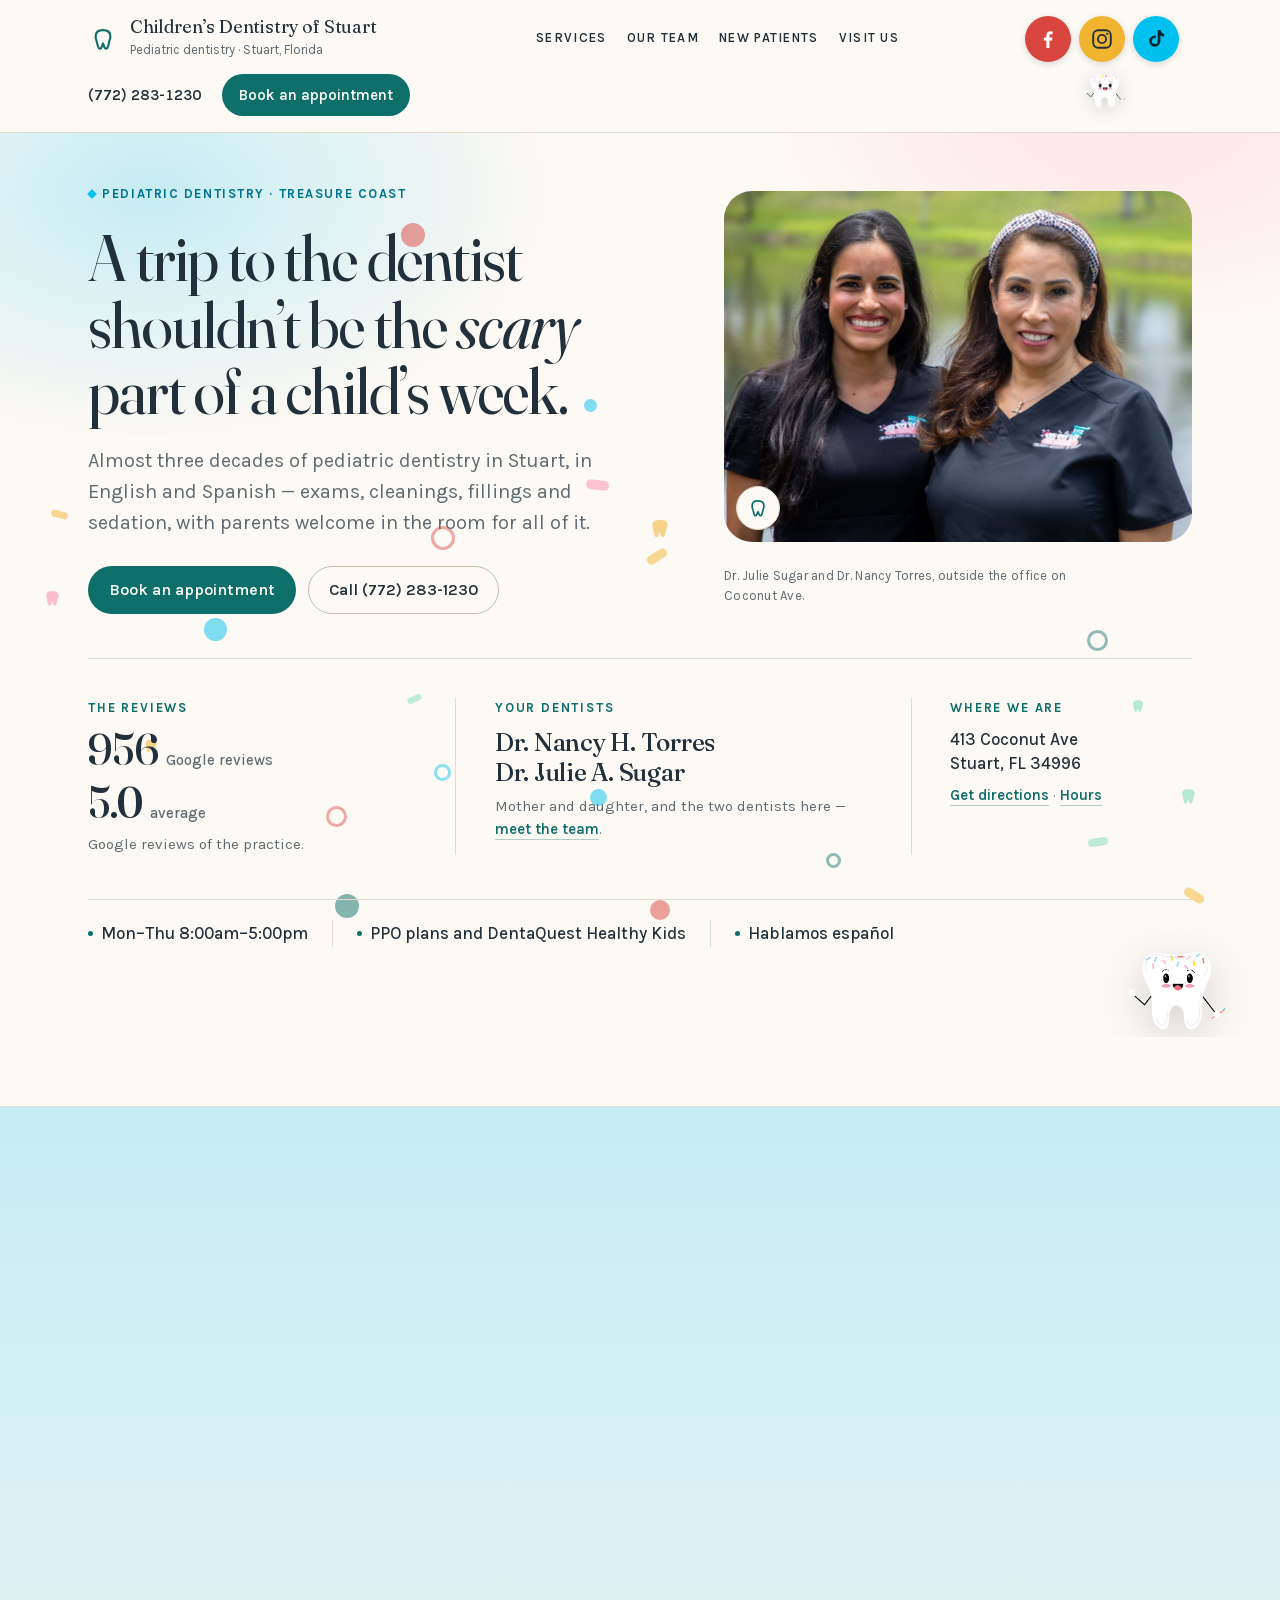
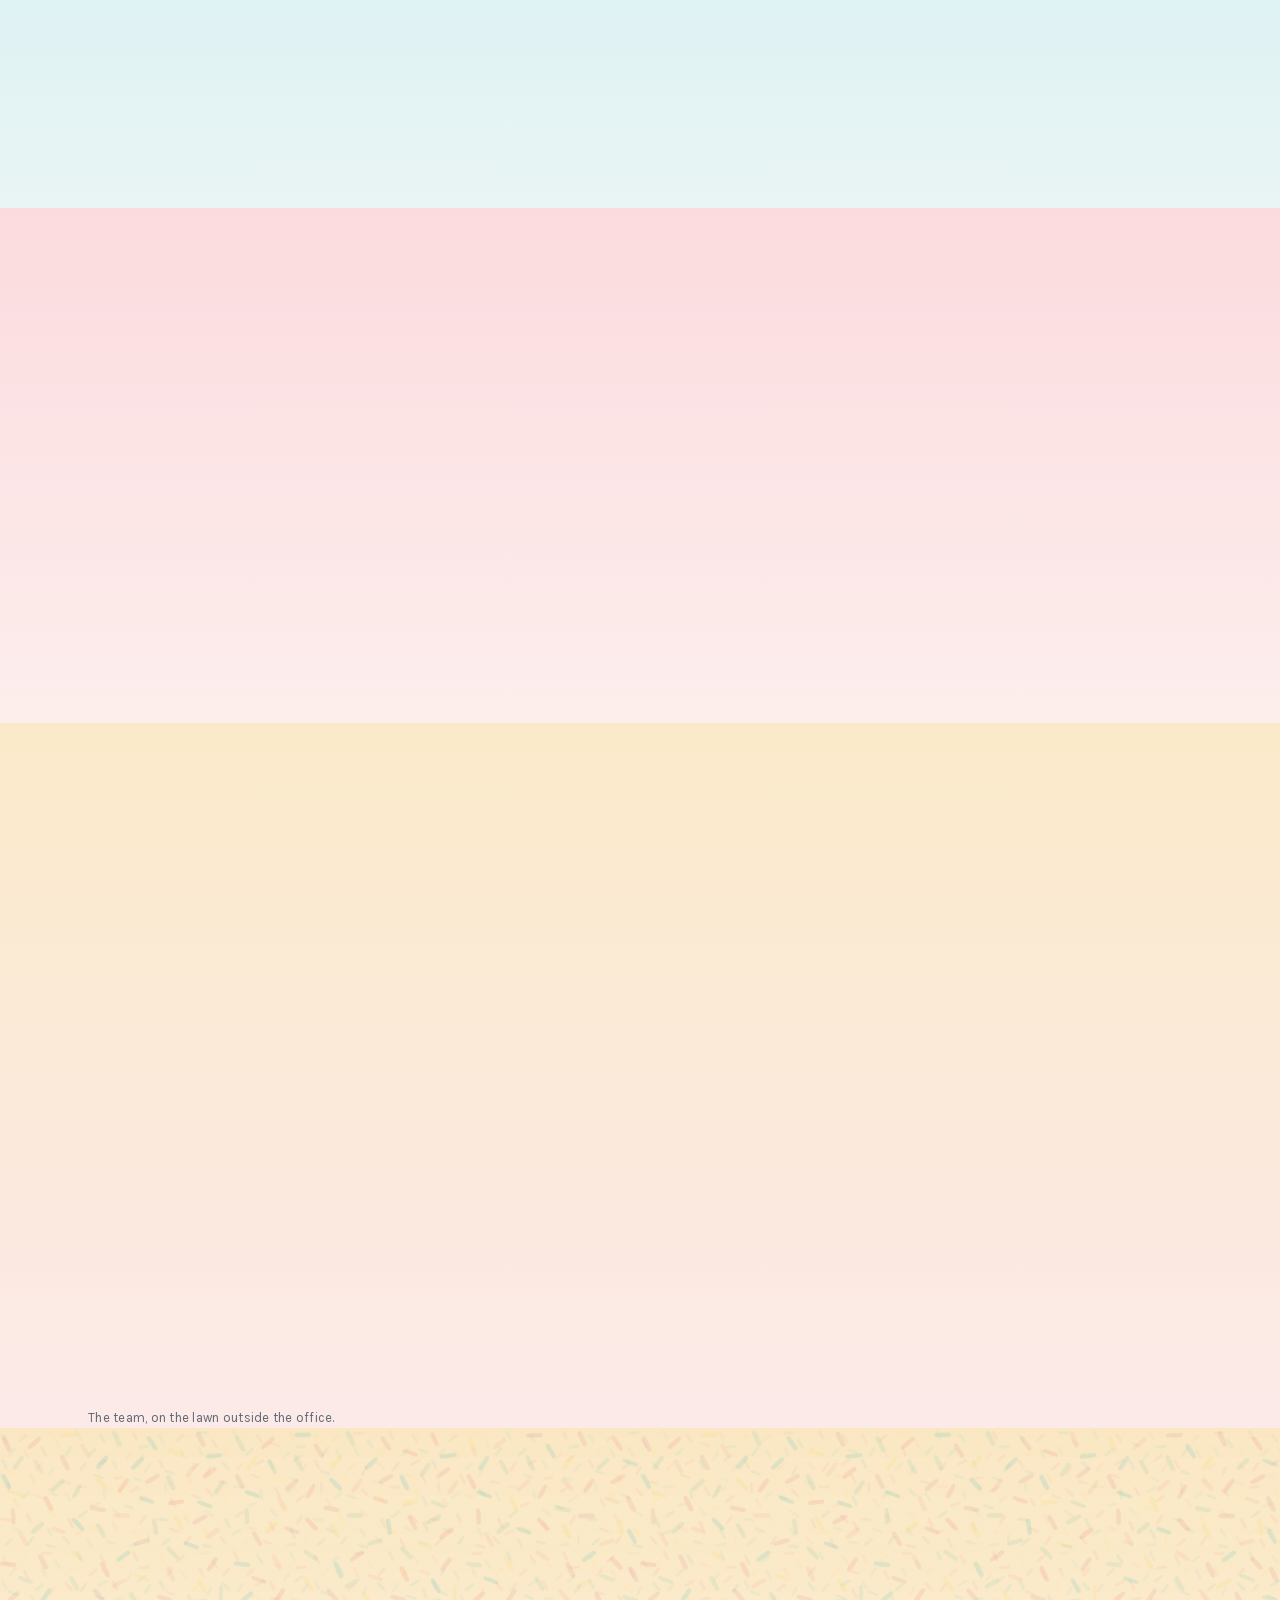
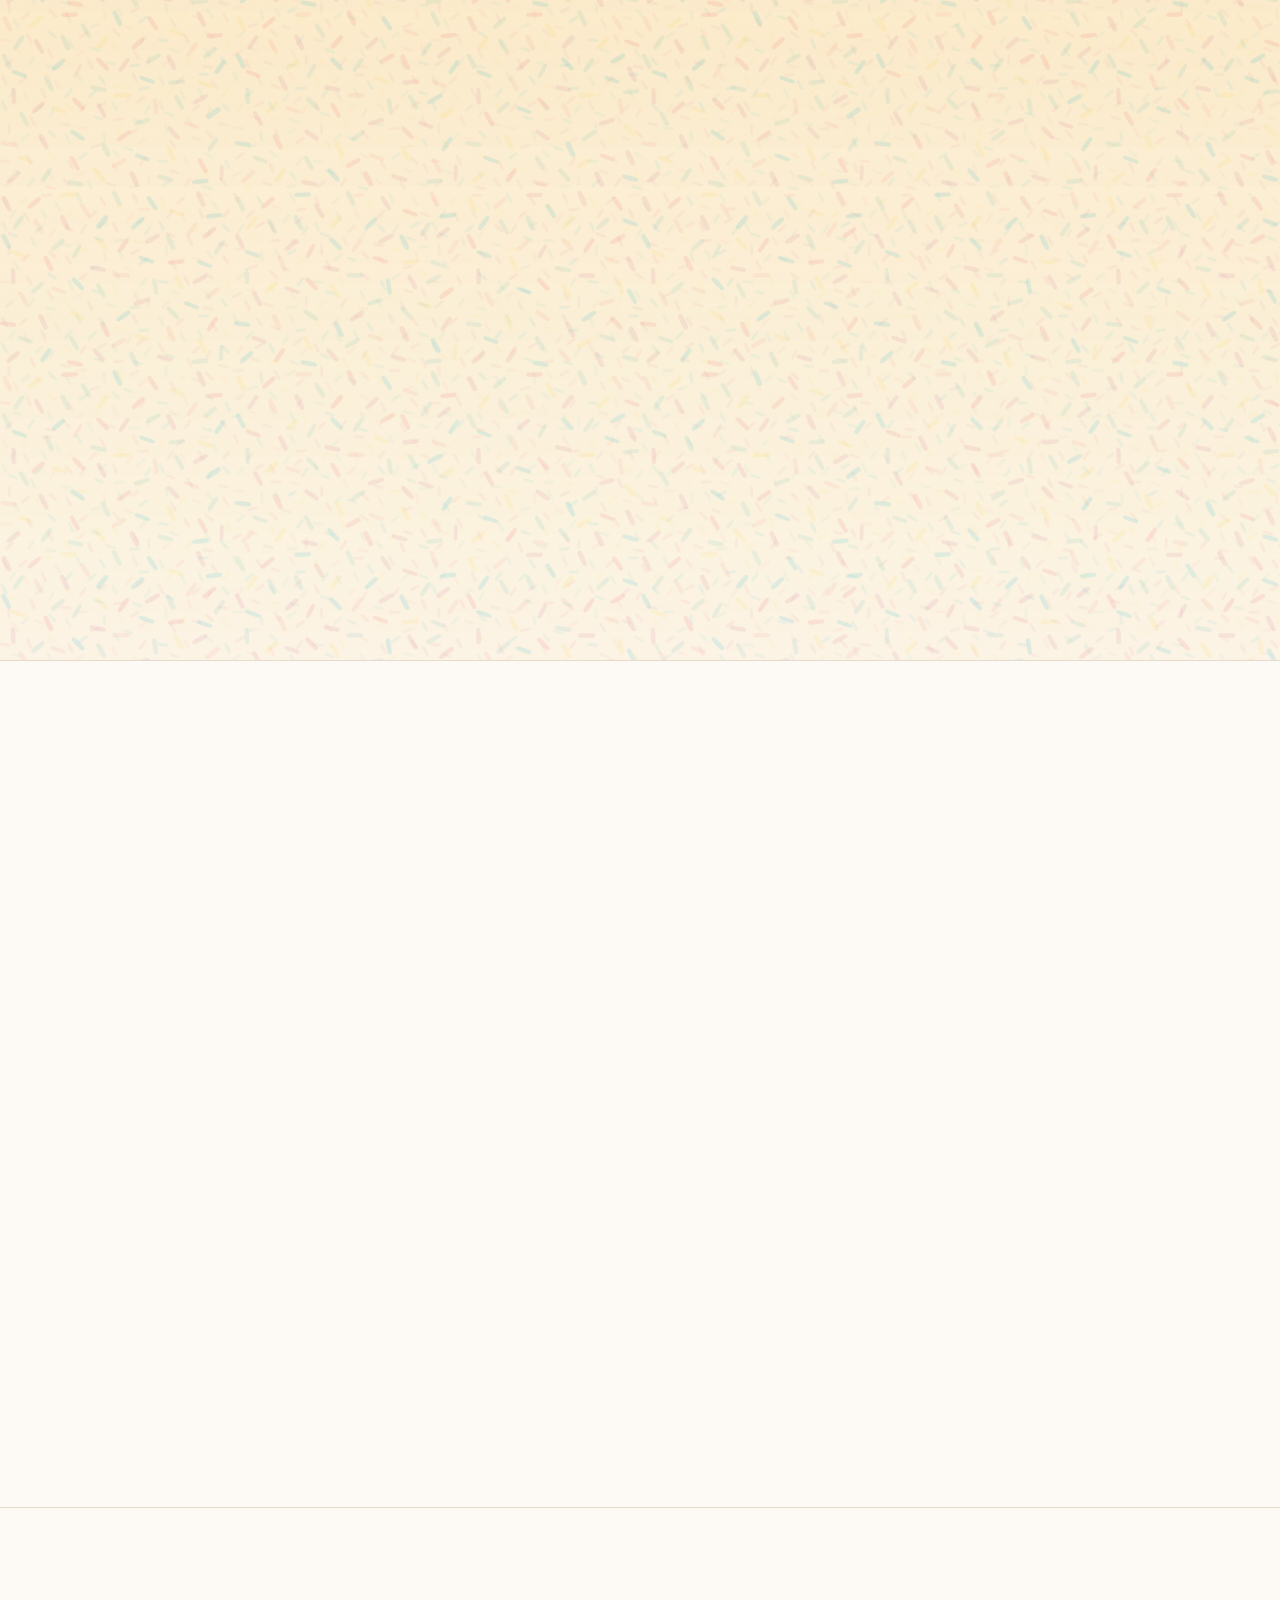
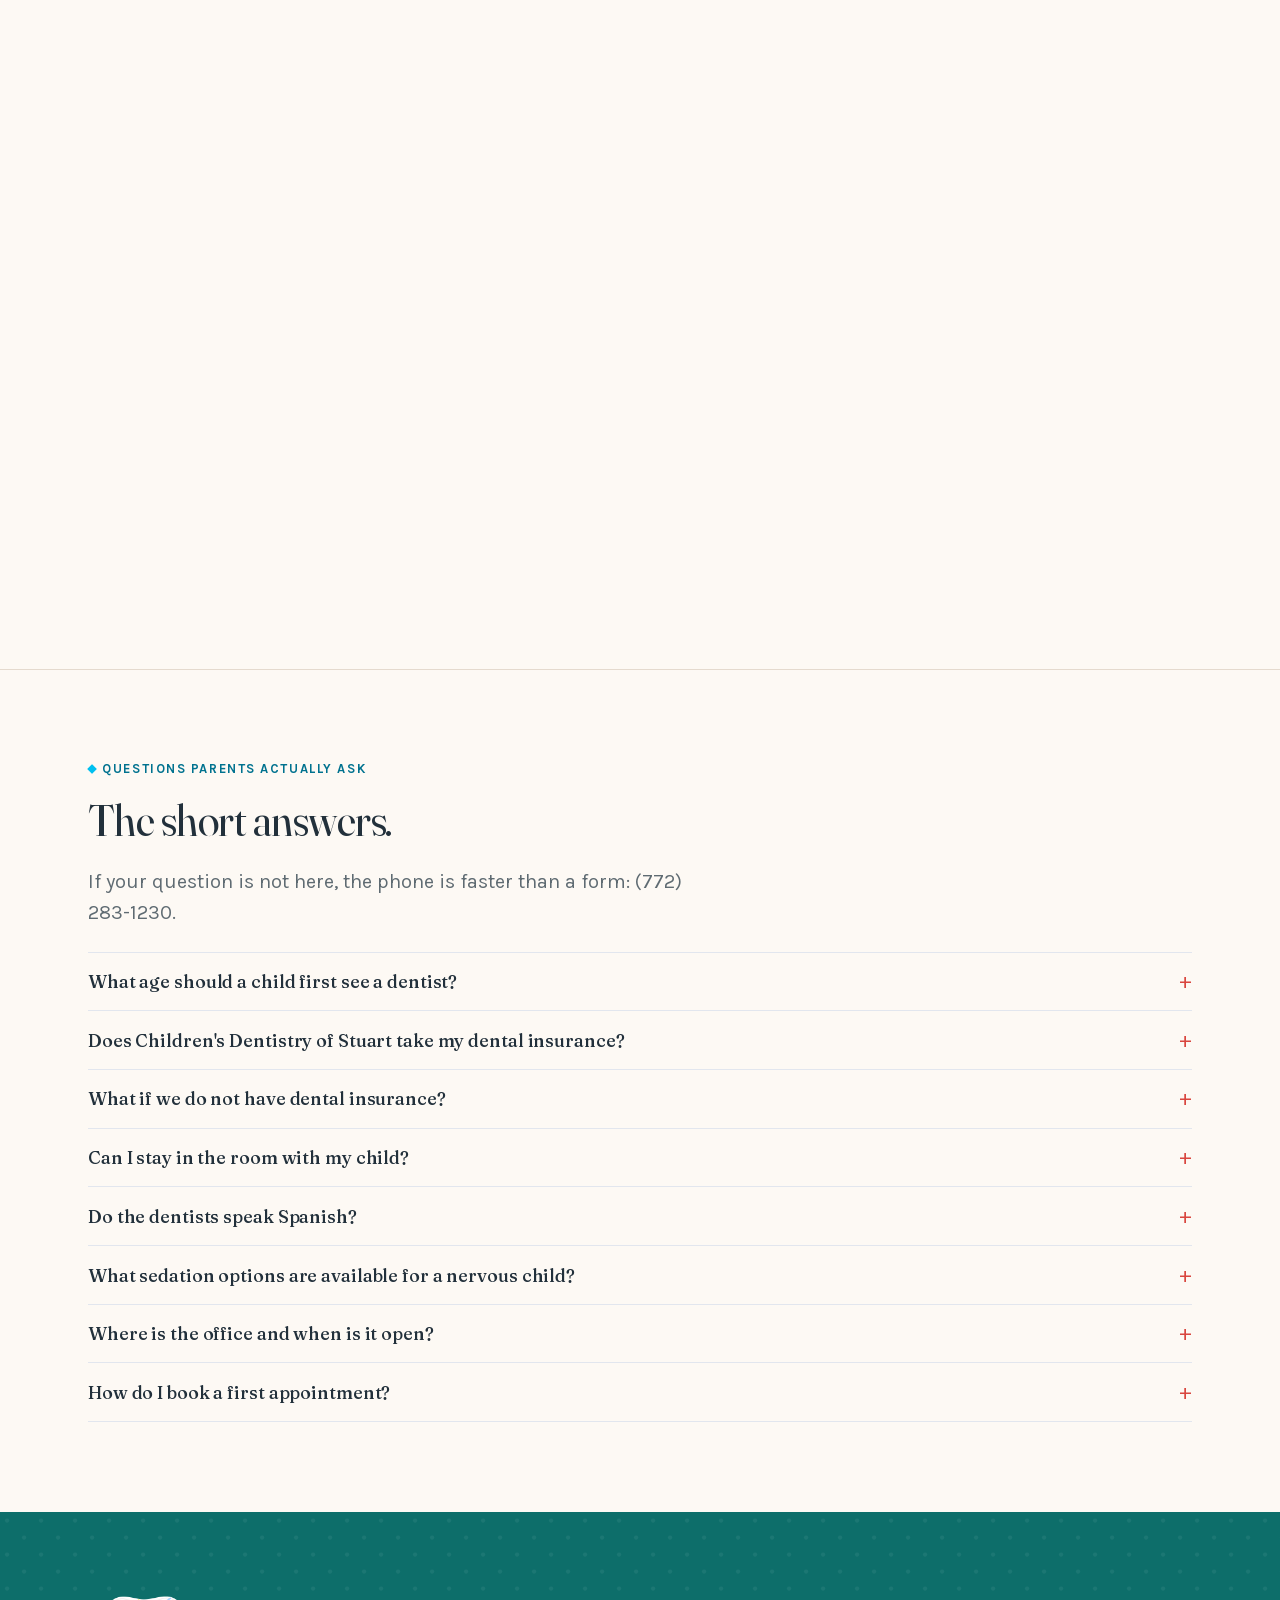
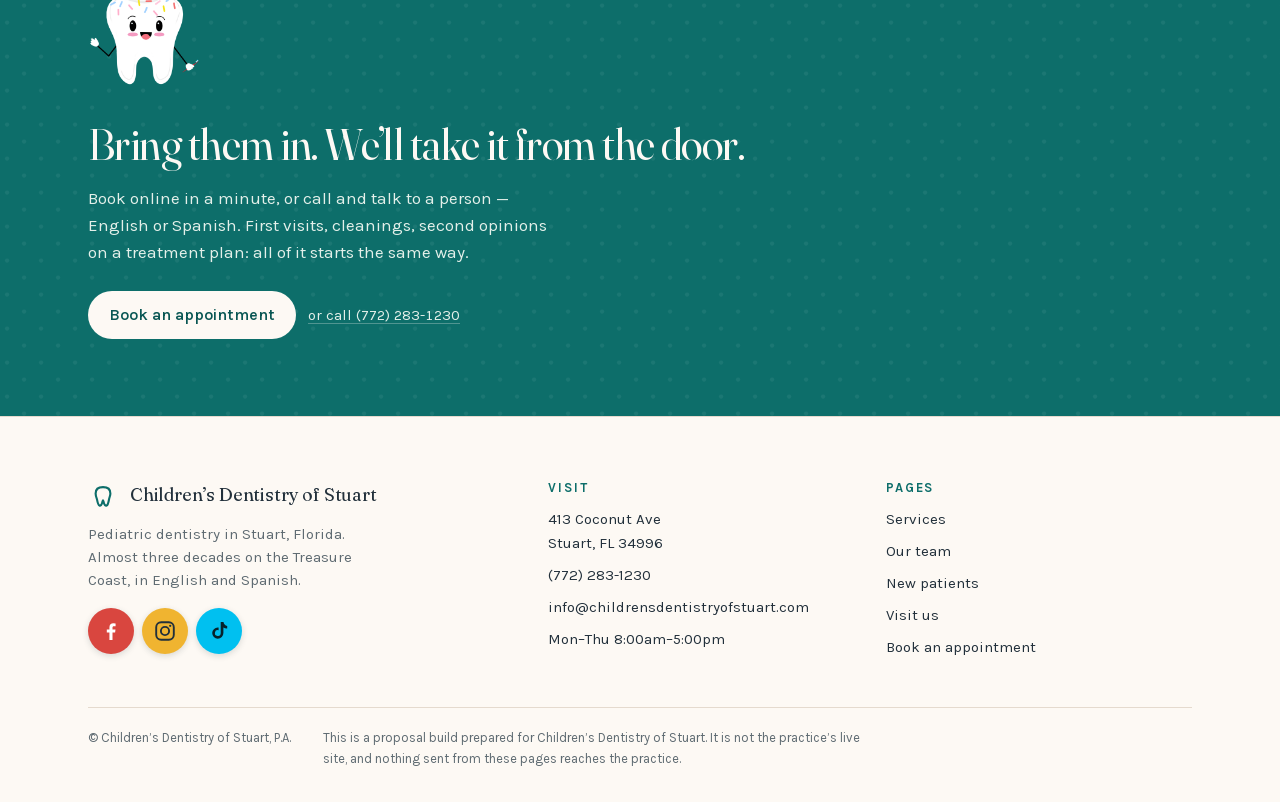
<file: index.html>
<!DOCTYPE html>
<html lang="en">
<head>
<meta charset="utf-8">
<meta name="viewport" content="width=device-width, initial-scale=1">
<title>Children’s Dentistry of Stuart — Pediatric dentistry in Stuart, Florida</title>
<meta name="description" content="Pediatric dentistry in Stuart, Florida for almost three decades. All major PPO plans and DentaQuest Healthy Kids, a self-pay membership, and visits in English or Spanish. Call (772) 283-1230.">
<meta name="theme-color" content="#FDF9F4">
<link rel="icon" href="data:image/svg+xml,%3Csvg xmlns='http://www.w3.org/2000/svg' viewBox='0 0 32 32'%3E%3Crect width='32' height='32' rx='7' fill='%23FDF9F4'/%3E%3Cpath transform='translate(4 4)' d='M6.1 9.9C6.1 6.4 8.45 4.9 12 4.9c3.55 0 5.9 1.5 5.9 5 0 1.85-.75 3-1.1 4.85-.4 2.25-.8 4.45-1.9 4.85-1.1.4-1.8-.75-2.25-2.25-.3-1.05-.45-1.85-.65-1.85s-.35.8-.65 1.85c-.45 1.5-1.15 2.65-2.25 2.25-1.1-.4-1.5-2.6-1.9-4.85C6.5 12.9 6.1 11.75 6.1 9.9Z' fill='none' stroke='%230D6E6A' stroke-width='1.7' stroke-linejoin='round'/%3E%3C/svg%3E">
<link rel="preload" as="image" href="assets/img/photos/doctors.jpg" fetchpriority="high">
<link rel="stylesheet" href="assets/css/tokens.css">
<link rel="stylesheet" href="assets/css/styles.css">
<script>document.documentElement.classList.add('js');</script>
<!-- ============================================================
     AEO / SEO HEAD BLOCK — paste inside <head> on every page.
     Replace Children's Dentistry of Stuart | Pediatric Dentist in Stuart, FL / Pediatric dentistry in Stuart, Florida for almost three decades. Dr. Nancy H. Torres and Dr. Julie A. Sugar — mother and daughter. 956 Google reviews, 5.0 average. English and Spanish. (772) 283-1230. / https://childrensdentistryofstuart.com/index.html per page.
     ============================================================ -->
<link rel="canonical" href="https://childrensdentistryofstuart.com/index.html">
<meta name="robots" content="index, follow, max-snippet:-1, max-image-preview:large, max-video-preview:-1">

<!-- Open Graph -->
<meta property="og:type" content="website">
<meta property="og:site_name" content="Children's Dentistry of Stuart">
<meta property="og:locale" content="en_US">
<meta property="og:title" content="Children's Dentistry of Stuart | Pediatric Dentist in Stuart, FL">
<meta property="og:description" content="Pediatric dentistry in Stuart, Florida for almost three decades. Dr. Nancy H. Torres and Dr. Julie A. Sugar — mother and daughter. 956 Google reviews, 5.0 average. English and Spanish. (772) 283-1230.">
<meta property="og:url" content="https://childrensdentistryofstuart.com/index.html">
<meta property="og:image" content="https://childrensdentistryofstuart.com/assets/img/photos/doctors.jpg">
<meta property="og:image:alt" content="Dr. Julie Sugar and Dr. Nancy Torres outside the practice in Stuart, Florida">

<!-- Twitter / X -->
<meta name="twitter:card" content="summary_large_image">
<meta name="twitter:title" content="Children's Dentistry of Stuart | Pediatric Dentist in Stuart, FL">
<meta name="twitter:description" content="Pediatric dentistry in Stuart, Florida for almost three decades. Dr. Nancy H. Torres and Dr. Julie A. Sugar — mother and daughter. 956 Google reviews, 5.0 average. English and Spanish. (772) 283-1230.">
<meta name="twitter:image" content="https://childrensdentistryofstuart.com/assets/img/photos/doctors.jpg">

<!-- Geo / local -->
<meta name="geo.region" content="US-FL">
<meta name="geo.placename" content="Stuart, Florida">
<meta name="geo.position" content="27.196835;-80.235463">
<meta name="ICBM" content="27.196835, -80.235463">

<!-- Structured data -->
<script type="application/ld+json">
{
 "@context": "https://schema.org",
 "@type": "Dentist",
 "@id": "https://childrensdentistryofstuart.com/#practice",
 "name": "Children's Dentistry of Stuart",
 "alternateName": "Children's Dentistry of Stuart, P.A.",
 "description": "Pediatric dental practice in Stuart, Florida, on the Treasure Coast. Two dentists — Dr. Nancy H. Torres and Dr. Julie A. Sugar, a mother and daughter — with almost three decades of experience. Visits in English and Spanish, with parents welcome in the treatment room.",
 "url": "https://childrensdentistryofstuart.com/",
 "telephone": "+1-772-283-1230",
 "email": "info@childrensdentistryofstuart.com",
 "image": [
  "https://childrensdentistryofstuart.com/assets/img/photos/office.jpg",
  "https://childrensdentistryofstuart.com/assets/img/photos/doctors.jpg"
 ],
 "logo": "https://childrensdentistryofstuart.com/assets/img/photos/logo.png",
 "priceRange": "$$",
 "address": {
  "@type": "PostalAddress",
  "streetAddress": "413 Coconut Ave",
  "addressLocality": "Stuart",
  "addressRegion": "FL",
  "postalCode": "34996",
  "addressCountry": "US"
 },
 "geo": {
  "@type": "GeoCoordinates",
  "latitude": 27.196835,
  "longitude": -80.235463
 },
 "hasMap": "https://www.google.com/maps/place/?q=place_id:ChIJJ7Qo13nd3ogRvwtux7a8OOg",
 "openingHoursSpecification": [
  {
   "@type": "OpeningHoursSpecification",
   "dayOfWeek": [
    "Monday",
    "Tuesday",
    "Wednesday",
    "Thursday"
   ],
   "opens": "08:00",
   "closes": "17:00"
  }
 ],
 "areaServed": [
  {
   "@type": "City",
   "name": "Stuart"
  },
  {
   "@type": "City",
   "name": "Palm City"
  },
  {
   "@type": "City",
   "name": "Jensen Beach"
  },
  {
   "@type": "City",
   "name": "Hobe Sound"
  },
  {
   "@type": "City",
   "name": "Port St. Lucie"
  },
  {
   "@type": "City",
   "name": "Indiantown"
  },
  {
   "@type": "AdministrativeArea",
   "name": "Martin County, Florida"
  }
 ],
 "availableLanguage": [
  {
   "@type": "Language",
   "name": "English"
  },
  {
   "@type": "Language",
   "name": "Spanish"
  }
 ],
 "sameAs": [
  "https://www.google.com/maps/place/?q=place_id:ChIJJ7Qo13nd3ogRvwtux7a8OOg",
  "https://www.facebook.com/childrensdentistryofstuart",
  "https://www.carecredit.com/doctor-locator/stuart-fl/childrens-dentistry-of-stuart-423cqr"
 ],
 "employee": [
  {
   "@type": "Person",
   "name": "Dr. Nancy H. Torres",
   "jobTitle": "Dentist",
   "honorificSuffix": "D.D.S."
  },
  {
   "@type": "Person",
   "name": "Dr. Julie A. Sugar",
   "jobTitle": "Dentist",
   "honorificSuffix": "D.M.D."
  }
 ],
 "availableService": [
  {
   "@type": "MedicalProcedure",
   "name": "Dental examination"
  },
  {
   "@type": "MedicalProcedure",
   "name": "Dental cleaning"
  },
  {
   "@type": "MedicalProcedure",
   "name": "Digital dental x-rays"
  },
  {
   "@type": "MedicalProcedure",
   "name": "Fluoride treatment"
  },
  {
   "@type": "MedicalProcedure",
   "name": "Dental sealants"
  },
  {
   "@type": "MedicalProcedure",
   "name": "Tooth-colored fillings"
  },
  {
   "@type": "MedicalProcedure",
   "name": "Dental crowns"
  },
  {
   "@type": "MedicalProcedure",
   "name": "Tooth extraction"
  },
  {
   "@type": "MedicalProcedure",
   "name": "Space maintainers"
  },
  {
   "@type": "MedicalProcedure",
   "name": "Nitrous oxide sedation"
  },
  {
   "@type": "MedicalProcedure",
   "name": "Oral sedation"
  },
  {
   "@type": "MedicalProcedure",
   "name": "Intravenous sedation"
  }
 ],
 "paymentAccepted": "Cash, Credit Card, Dental insurance",
 "currenciesAccepted": "USD",
 "isAcceptingNewPatients": true,
 "knowsAbout": [
  "pediatric dentistry",
  "preventive dentistry",
  "dental sedation for children"
 ]
}
</script>
<script type="application/ld+json">
{
 "@context": "https://schema.org",
 "@type": "WebSite",
 "@id": "https://childrensdentistryofstuart.com/#website",
 "url": "https://childrensdentistryofstuart.com/",
 "name": "Children's Dentistry of Stuart",
 "inLanguage": "en-US",
 "publisher": {
  "@id": "https://childrensdentistryofstuart.com/#practice"
 }
}
</script>
<script type="application/ld+json">
{
 "@context": "https://schema.org",
 "@type": "Person",
 "@id": "https://childrensdentistryofstuart.com/team.html#nancy-torres",
 "name": "Dr. Nancy H. Torres",
 "honorificSuffix": "D.D.S.",
 "jobTitle": "Dentist",
 "worksFor": {
  "@id": "https://childrensdentistryofstuart.com/#practice"
 },
 "knowsLanguage": [
  "English",
  "Spanish"
 ]
}
</script>
<script type="application/ld+json">
{
 "@context": "https://schema.org",
 "@type": "Person",
 "@id": "https://childrensdentistryofstuart.com/team.html#julie-sugar",
 "name": "Dr. Julie A. Sugar",
 "honorificSuffix": "D.M.D.",
 "jobTitle": "Dentist",
 "worksFor": {
  "@id": "https://childrensdentistryofstuart.com/#practice"
 },
 "knowsLanguage": [
  "English",
  "Spanish"
 ]
}
</script>
<script type="application/ld+json">
{
 "@context": "https://schema.org",
 "@type": "FAQPage",
 "@id": "https://childrensdentistryofstuart.com/#faq",
 "mainEntity": [
  {
   "@type": "Question",
   "name": "What age should a child first see a dentist?",
   "acceptedAnswer": {
    "@type": "Answer",
    "text": "Children's Dentistry of Stuart treats children from infancy through young adulthood, up to age 21. The practice's routine schedule is a dental examination every six months, and an infant is booked as a new patient exam so there is time to settle in."
   }
  },
  {
   "@type": "Question",
   "name": "Does Children's Dentistry of Stuart take my dental insurance?",
   "acceptedAnswer": {
    "@type": "Answer",
    "text": "The practice accepts all major PPO dental plans and DentaQuest Healthy Kids, and also accepts CareCredit. Because benefits differ by plan and by family, the practice asks you to call (772) 283-1230 so a team member can check your specific coverage before the visit."
   }
  },
  {
   "@type": "Question",
   "name": "What if we do not have dental insurance?",
   "acceptedAnswer": {
    "@type": "Answer",
    "text": "There is a self-pay membership: $250 a year for ages 0 to 2, $350 a year for ages 3 to 12, and $400 a year for ages 13 and up. Coverage begins once the signed contract and full payment are received, runs for one year, and is non-refundable and non-transferable. Patients with insurance are not eligible, and it is up to the family to schedule the two routine cleanings each year."
   }
  },
  {
   "@type": "Question",
   "name": "Can I stay in the room with my child?",
   "acceptedAnswer": {
    "@type": "Answer",
    "text": "Yes. The practice has an open-door policy: every parent is welcome to come into the back with their child for every visit, not only the first one."
   }
  },
  {
   "@type": "Question",
   "name": "Do the dentists speak Spanish?",
   "acceptedAnswer": {
    "@type": "Answer",
    "text": "Yes. Dr. Sugar, Dr. Torres and several members of the team are fluent in both English and Spanish, so the conversation can happen in the language a family thinks in."
   }
  },
  {
   "@type": "Question",
   "name": "What sedation options are available for a nervous child?",
   "acceptedAnswer": {
    "@type": "Answer",
    "text": "Three, in increasing order: nitrous oxide (\"funny gas\"), oral sedation taken as a prescription in the office, and IV sedation with a pediatric anesthesiologist from PDAA, given in the practice's own office. The team also buffers the local anaesthetic so the numbing does not sting, and uses Oraverse to bring feeling back in about 45 minutes instead of several hours."
   }
  },
  {
   "@type": "Question",
   "name": "Where is the office and when is it open?",
   "acceptedAnswer": {
    "@type": "Answer",
    "text": "The practice is at 413 Coconut Ave, Stuart, FL 34996, open Monday to Thursday from 8:00am to 5:00pm and closed Friday through Sunday. The phone number is (772) 283-1230. Confirm current hours with the practice before you travel, because archived versions of the site list a 4:30pm close."
   }
  },
  {
   "@type": "Question",
   "name": "How do I book a first appointment?",
   "acceptedAnswer": {
    "@type": "Answer",
    "text": "Use the appointment form on this site or call (772) 283-1230. The form requests a time; the front desk calls you back to confirm it. If your child is in pain, has facial swelling, or has knocked out a tooth, call instead of using the form."
   }
  }
 ]
}
</script>

</head>
<body>

<a class="skip-link" href="#main">Skip to content</a>

<header class="site-header">
  <div class="container header-inner">
    <a class="brand" href="index.html">
      <img class="brand__mark" src="assets/img/mark.svg" alt="" width="30" height="30">
      <span class="brand__text">
        <span class="brand__name">Children’s Dentistry of Stuart</span>
        <span class="brand__sub">Pediatric dentistry · Stuart, Florida</span>
      </span>
    </a>

    <nav class="site-nav" aria-label="Primary">
      <ul>
        <li><a href="services.html">Services</a></li>
        <li><a href="team.html">Our team</a></li>
        <li><a href="new-patients.html">New patients</a></li>
        <li><a href="visit.html">Visit us</a></li>
      </ul>
    </nav>
      <div class="header-socials">
        <ul class="socials socials--header" aria-label="Follow Children's Dentistry of Stuart">
        <li class="social social--facebook"><a href="https://www.facebook.com/childrensdentistryofstuart" target="_blank" rel="noopener noreferrer"><span class="sr-only">Facebook</span><svg viewBox="0 0 24 24" width="24" height="24" aria-hidden="true" focusable="false"><path fill="currentColor" d="M13.5 21v-7.5h2.6l.4-3h-3V8.6c0-.87.24-1.46 1.49-1.46H16.6V4.46A20 20 0 0 0 14.3 4.3c-2.3 0-3.87 1.4-3.87 3.98V10.5H7.8v3h2.63V21h3.07Z"/></svg></a></li>
        <li class="social social--instagram"><a href="https://www.instagram.com/childrensdentistryofstuart" target="_blank" rel="noopener noreferrer"><span class="sr-only">Instagram</span><svg viewBox="0 0 24 24" width="24" height="24" aria-hidden="true" focusable="false" fill="none" stroke="currentColor" stroke-width="1.9"><rect x="3.2" y="3.2" width="17.6" height="17.6" rx="5"/><circle cx="12" cy="12" r="4.1"/><circle cx="17.2" cy="6.8" r="1.15" fill="currentColor" stroke="none"/></svg></a></li>
        <li class="social social--tiktok"><a href="https://www.tiktok.com/@drsugarschildrensdentist" target="_blank" rel="noopener noreferrer"><span class="sr-only">Tiktok</span><svg viewBox="0 0 24 24" width="24" height="24" aria-hidden="true" focusable="false"><path fill="currentColor" d="M16.5 3c.3 2.1 1.6 3.6 3.7 3.9v2.6c-1.4.1-2.7-.3-3.8-1v5.6a5.6 5.6 0 1 1-5.6-5.6c.3 0 .5 0 .8.06v2.7a2.9 2.9 0 1 0 2.1 2.8V3h2.8Z"/></svg></a></li>
      </ul>
        <span class="header-mascot" aria-hidden="true"><img src="assets/img/photos/toothy.png" alt="" width="44" height="44" decoding="async"></span>
      </div>
      <div class="header-actions">
      <a class="header-phone" href="tel:+17722831230">(772) 283-1230</a>
      <a class="btn btn--primary btn--sm" href="book.html">Book an appointment</a>
    </div>
  </div>
</header>

<main id="main">

  <!-- 1. Hero ------------------------------------------------------------- -->
  <section class="hero" data-playground aria-labelledby="hero-title">
    <div class="playground" aria-hidden="true"></div>
    <img class="hero__mascot" src="assets/img/photos/toothy.png" alt="" aria-hidden="true" width="118" height="118" decoding="async">
    <div class="container">
      <div class="hero__grid">
        <div class="hero__copy">
          <p class="eyebrow">Pediatric dentistry · Treasure Coast</p>
          <h1 id="hero-title" data-reveal>A trip to the dentist shouldn’t be the <em>scary</em> part of a child’s week.</h1>
          <p class="lead" data-reveal>Almost three decades of pediatric dentistry in Stuart, in English and Spanish —
            exams, cleanings, fillings and sedation, with parents welcome in the room for all of it.</p>
          <div class="actions" data-reveal>
            <a class="btn btn--primary" href="book.html">Book an appointment</a>
            <a class="btn btn--secondary" href="tel:+17722831230">Call (772) 283-1230</a>
          </div>
        </div>

        <figure class="hero__figure" data-reveal>
          <div class="frame hero__photo frame--zoom" data-parallax="14">
            <img src="assets/img/photos/doctors.jpg"
                 alt="Dr. Julie Sugar and Dr. Nancy Torres outside their Stuart practice"
                 width="1400" height="1041" fetchpriority="high" decoding="async">
            <span class="frame__stamp" aria-hidden="true">
              <img src="assets/img/mark.svg" alt="" width="24" height="24">
            </span>
          </div>
          <figcaption class="frame__caption">Dr. Julie Sugar and Dr. Nancy Torres, outside the office
            on Coconut Ave.</figcaption>
        </figure>
      </div>

      <!-- Proof, people, place: the three things a parent checks before they call.
           These used to be fine print and a caption. -->
      <div class="proof">
        <div class="proof__item" data-reveal>
          <p class="proof__kicker">The reviews</p>
          <p class="proof__figure">
            <span class="proof__pair"><span class="proof__num" data-count="956">956</span> <span class="proof__unit">Google reviews</span></span>
            <span class="proof__dot" aria-hidden="true">·</span>
            <span class="proof__pair"><span class="proof__num" data-count="5.0">5.0</span> <span class="proof__unit">average</span></span>
          </p>
          <p class="proof__sub">Google reviews of the practice.</p>
        </div>

        <div class="proof__item" data-reveal>
          <p class="proof__kicker">Your dentists</p>
          <p class="proof__people">Dr. Nancy H. Torres<br>Dr. Julie A. Sugar</p>
          <p class="proof__sub">Mother and daughter, and the two dentists here —
            <a class="text-link" href="team.html">meet the team</a>.</p>
        </div>

        <div class="proof__item" data-reveal>
          <p class="proof__kicker">Where we are</p>
          <address class="proof__address">413 Coconut Ave<br>Stuart, FL 34996</address>
          <p class="proof__sub">
            <a class="text-link" href="https://www.google.com/maps/search/?api=1&amp;query=413%20Coconut%20Ave%2C%20Stuart%2C%20FL%2034996">Get directions</a>
            · <a class="text-link" href="visit.html">Hours</a>
          </p>
        </div>
      </div>

      <ul class="trust">
        <li><span>Mon–Thu 8:00am–5:00pm</span></li>
        <li><span>PPO plans and DentaQuest Healthy Kids</span></li>
        <li><span lang="es">Hablamos español</span></li>
      </ul>
    </div>
  </section>

  <!-- 1b. Their vocabulary, moving slowly --------------------------------- -->
  <!-- Decorative band: the same words appear as headings in the next section,
       so the duplicate track is hidden from assistive tech. -->
  <div class="marquee" role="presentation">
    <div class="marquee__track">
      <ul class="marquee__list">
        <li>Sugar bugs</li>
        <li>Funny gas</li>
        <li>Tooth vitamins</li>
        <li>Sleepy juice</li>
        <li>The cherry on top</li>
      </ul>
      <ul class="marquee__list" aria-hidden="true">
        <li>Sugar bugs</li>
        <li>Funny gas</li>
        <li>Tooth vitamins</li>
        <li>Sleepy juice</li>
        <li>The cherry on top</li>
      </ul>
    </div>
  </div>

  <!-- 2. Their language --------------------------------------------------- -->
  <section class="section section--ruled tint-sky" aria-labelledby="language-title">
    <div class="container">
      <div class="section-head" data-reveal>
        <p class="eyebrow">How we talk about it</p>
        <h2 id="language-title">Sugar bugs, tooth vitamins, funny gas.</h2>
        <p class="lead">Every practice has its own vocabulary. Ours is built so a child can follow a visit — and a
          parent can still tell exactly what is happening.</p>
      </div>

      <ul class="cards">
        <li class="card" data-reveal>
          <p class="card__num">01</p>
          <h3>Preventing sugar bugs</h3>
          <p>An exam and digital tooth pictures every six months. A cleaning with whatever toothpaste flavor your
            child picks. Fluoride — our tooth vitamins — and sealants to keep the sugar bugs out.</p>
          <a class="card__link" href="services.html">What that includes</a>
        </li>
        <li class="card" data-reveal>
          <p class="card__num">02</p>
          <h3>Treating sugar bugs</h3>
          <p>When one gets past the brushing: tooth-colored fillings, crowns, extractions and space maintainers.
            Numbing starts with buffered lidocaine, and Oraverse brings the feeling back in about 45 minutes.</p>
          <a class="card__link" href="services.html">What that includes</a>
        </li>
        <li class="card" data-reveal>
          <p class="card__num">03</p>
          <h3>Lights out</h3>
          <p>For bigger jobs: funny gas, oral sedation, or IV sedation with a pediatric anesthesiologist from PDAA
            — all of it here, in our own office.</p>
          <a class="card__link" href="services.html">What that includes</a>
        </li>
      </ul>
    </div>
  </section>

  <!-- 3. The duo ---------------------------------------------------------- -->
  <section class="section duo tint-blush" aria-labelledby="duo-title">
    <div class="container">
      <div class="split">
        <div class="split-head" data-reveal>
          <p class="eyebrow">The mother–daughter duo</p>
          <h2 id="duo-title">One is the mother. One is the daughter. Both are the dentist.</h2>
        </div>
        <div class="prose" data-reveal>
          <p>Dr. Nancy H. Torres and Dr. Julie A. Sugar are the two dentists here, and one of them is the other’s
            mother. The practice itself has almost three decades behind it.</p>
          <p>It changes the room. A nervous child gets a dentist who has known the other dentist her whole life.
            A nervous parent gets to come back and watch — that’s the open-door policy, and it applies to every
            visit.</p>
        </div>
      </div>

      <dl class="names" data-reveal>
        <div class="names__item">
          <dt>Dr. Nancy H. Torres</dt>
          <dd>Dentist</dd>
        </div>
        <div class="names__item">
          <dt>Dr. Julie A. Sugar</dt>
          <dd>Dentist</dd>
        </div>
        <div class="names__more">
          <a class="text-link" href="team.html">Meet the whole team</a>
        </div>
      </dl>
    </div>
  </section>

  <!-- 4. What sets us apart ----------------------------------------------- -->
  <section class="photo-band" aria-labelledby="apart-title">
    <div class="container">
      <figure class="frame photo-band__frame frame--zoom" data-reveal data-parallax="10">
        <img src="assets/img/photos/team.jpg"
             alt="The Children’s Dentistry of Stuart team on the lawn outside the office"
             width="1400" height="933" loading="lazy" decoding="async">
      </figure>
      <p class="photo-band__caption">The team, on the lawn outside the office.</p>
    </div>
  </section>

  <section class="section section--grounded tint-sun sprinkle-ground" aria-labelledby="apart-title">
    <div class="container">
      <div class="section-head" data-reveal>
        <p class="eyebrow">What sets us apart</p>
        <h2 id="apart-title">Three things, and none of them is small.</h2>
        <figure class="award" data-reveal>
          <img src="assets/img/photos/award-hulafrog.png" width="72" height="72" alt=""
               decoding="async" loading="lazy">
          <figcaption>Hulafrog <strong>Most Loved</strong> pediatric dentist, 2022 — voted by local families.</figcaption>
        </figure>

      </div>

      <ol class="apart">
        <li class="apart__item" data-reveal>
          <h3><img class="apart__icon" src="assets/img/photos/icon-personalized.png" width="40" height="40" alt="" decoding="async" loading="lazy"><span>Personalized touch</span></h3>
          <p>Video games and a tablet at every chair, plus prizes and stickers for the walk out. Something to do
            with their hands while the work gets done.</p>
        </li>
        <li class="apart__item" data-reveal>
          <h3><img class="apart__icon" src="assets/img/photos/icon-bilingual.png" width="40" height="40" alt="" decoding="async" loading="lazy"><span>Bilingual</span></h3>
          <p>English and Spanish. Dr. Sugar, Dr. Torres and some of our team are fluent, so the conversation
            happens in the language a family thinks in.</p>
        </li>
        <li class="apart__item" data-reveal>
          <h3><img class="apart__icon" src="assets/img/photos/icon-opendoor.png" width="40" height="40" alt="" decoding="async" loading="lazy"><span>Open-door policy</span></h3>
          <p>Every parent is welcome in the back, for every visit. Nobody waits in the lobby wondering what is
            going on.</p>
        </li>
      </ol>
    </div>
  </section>

  <!-- 5. Money ------------------------------------------------------------ -->
  <section class="section section--ruled" aria-labelledby="money-title">
    <div class="container">
      <div class="section-head" data-reveal>
        <p class="eyebrow">Money</p>
        <h2 id="money-title">Money, without the runaround.</h2>
        <p class="lead">Two ways to do this: insurance, or a flat yearly membership for families without it.</p>
      </div>

      <div class="money__grid">
        <div class="money__block" data-reveal>
          <div>
            <h3>Insurance and payment</h3>
            <p>Three ways to cover the cost of a visit.</p>
            <ul class="ticks">
              <li><strong>All major PPO insurance plans</strong></li>
              <li><strong>DentaQuest Healthy Kids</strong></li>
              <li><strong>CareCredit</strong></li>
            </ul>
          </div>
          <p class="small">Not sure what your plan covers?
            <a class="text-link" href="tel:+17722831230">Call us at (772)&nbsp;283-1230</a> — it is faster than
            reading the booklet.</p>
        </div>

        <div class="membership" data-reveal>
          <h3>The self-pay membership</h3>
          <p class="small">For families without insurance: one year of coverage, paid up front, in three age bands.</p>
          <ul class="tiers">
            <li>
              <span class="tiers__age">0–2 years</span>
              <span class="tiers__price">$250</span>
            </li>
            <li>
              <span class="tiers__age">3–12 years</span>
              <span class="tiers__price">$350</span>
            </li>
            <li>
              <span class="tiers__age">13+ years</span>
              <span class="tiers__price">$400</span>
            </li>
          </ul>
          <p class="small">Coverage begins when we receive the signed contract and full payment, and runs for one
            year from that date. Non-refundable, non-transferable, and not available to insured patients. The two
            routine cleanings are booked by the family.</p>
        </div>
      </div>
    </div>
  </section>

  <!-- 6. Visit ------------------------------------------------------------ -->
  <section class="section section--ruled" aria-labelledby="visit-title">
    <div class="container">
      <div class="split">
        <div class="split-head" data-reveal>
          <p class="eyebrow">Visit us</p>
          <h2 id="visit-title">On Coconut Ave, in Stuart.</h2>
          <p class="lead">Pediatric dentistry for the Treasure Coast — directions, hours and the number
            to call.</p>
          <div class="actions">
            <a class="btn btn--secondary" href="https://www.google.com/maps/search/?api=1&amp;query=413%20Coconut%20Ave%2C%20Stuart%2C%20FL%2034996">Get directions</a>
          </div>

          <figure class="frame frame--house frame--zoom" data-reveal data-parallax="10">
            <img src="assets/img/photos/office.jpg"
                 alt="The practice building on Coconut Ave, with its teal roof and sign"
                 width="1600" height="965" loading="lazy" decoding="async">
          </figure>
        </div>

        <div class="visit__details" data-reveal>
          <div class="visit__row">
            <h3>Address</h3>
            <address>413 Coconut Ave<br>Stuart, FL 34996</address>
          </div>

          <!-- HOURS: confirm with practice -->
          <div class="visit__row">
            <h3>Hours</h3>
            <dl class="hours">
              <div><dt>Monday–Thursday</dt><dd>8:00am–5:00pm</dd></div>
              <div><dt>Friday–Sunday</dt><dd>Closed</dd></div>
            </dl>
          </div>

          <div class="visit__row">
            <h3>Contact</h3>
            <div class="visit__contact">
              <a class="text-link" href="tel:+17722831230">(772) 283-1230</a>
              <a class="text-link" href="mailto:info@childrensdentistryofstuart.com">info@childrensdentistryofstuart.com</a>
            </div>
          </div>
        </div>
      </div>
    </div>
  </section>

  <!-- 7. Closing band ----------------------------------------------------- -->
  <!-- ============================================================
     AEO FAQ SECTION — paste before the closing CTA band.
     Literal question headings, answer in the first sentence,
     one claim per answer. Answer engines lift these passages whole.
     ============================================================ -->
<section class="section section--ruled" id="questions" aria-labelledby="questions-title">
  <div class="container">
    <div class="split-head">
      <p class="eyebrow">Questions parents actually ask</p>
      <h2 id="questions-title">The short answers.</h2>
      <p class="lead">If your question is not here, the phone is faster than a form: (772) 283-1230.</p>
    </div>

    <div class="faq">
      <details class="faq__item">
        <summary><h3>What age should a child first see a dentist?</h3></summary>
        <div class="faq__answer"><p>Children's Dentistry of Stuart treats children from infancy through young adulthood, up to age 21. The practice's routine schedule is a dental examination every six months, and an infant is booked as a new patient exam so there is time to settle in.</p></div>
      </details>
      <details class="faq__item">
        <summary><h3>Does Children's Dentistry of Stuart take my dental insurance?</h3></summary>
        <div class="faq__answer"><p>The practice accepts all major PPO dental plans and DentaQuest Healthy Kids, and also accepts CareCredit. Because benefits differ by plan and by family, the practice asks you to call (772) 283-1230 so a team member can check your specific coverage before the visit.</p></div>
      </details>
      <details class="faq__item">
        <summary><h3>What if we do not have dental insurance?</h3></summary>
        <div class="faq__answer"><p>There is a self-pay membership: $250 a year for ages 0 to 2, $350 a year for ages 3 to 12, and $400 a year for ages 13 and up. Coverage begins once the signed contract and full payment are received, runs for one year, and is non-refundable and non-transferable. Patients with insurance are not eligible, and it is up to the family to schedule the two routine cleanings each year.</p></div>
      </details>
      <details class="faq__item">
        <summary><h3>Can I stay in the room with my child?</h3></summary>
        <div class="faq__answer"><p>Yes. The practice has an open-door policy: every parent is welcome to come into the back with their child for every visit, not only the first one.</p></div>
      </details>
      <details class="faq__item">
        <summary><h3>Do the dentists speak Spanish?</h3></summary>
        <div class="faq__answer"><p>Yes. Dr. Sugar, Dr. Torres and several members of the team are fluent in both English and Spanish, so the conversation can happen in the language a family thinks in.</p></div>
      </details>
      <details class="faq__item">
        <summary><h3>What sedation options are available for a nervous child?</h3></summary>
        <div class="faq__answer"><p>Three, in increasing order: nitrous oxide ("funny gas"), oral sedation taken as a prescription in the office, and IV sedation with a pediatric anesthesiologist from PDAA, given in the practice's own office. The team also buffers the local anaesthetic so the numbing does not sting, and uses Oraverse to bring feeling back in about 45 minutes instead of several hours.</p></div>
      </details>
      <details class="faq__item">
        <summary><h3>Where is the office and when is it open?</h3></summary>
        <div class="faq__answer"><p>The practice is at 413 Coconut Ave, Stuart, FL 34996, open Monday to Thursday from 8:00am to 5:00pm and closed Friday through Sunday. The phone number is (772) 283-1230. Confirm current hours with the practice before you travel, because archived versions of the site list a 4:30pm close.</p></div>
      </details>
      <details class="faq__item">
        <summary><h3>How do I book a first appointment?</h3></summary>
        <div class="faq__answer"><p>Use the appointment form on this site or call (772) 283-1230. The form requests a time; the front desk calls you back to confirm it. If your child is in pain, has facial swelling, or has knocked out a tooth, call instead of using the form.</p></div>
      </details>
    </div>
  </div>
</section>

<section class="band band--with-mascot on-teal" aria-labelledby="band-title">
    <div class="container">
      <img class="toothy" src="assets/img/photos/toothy.png" alt="" width="760" height="760"
           loading="lazy" decoding="async" data-reveal>
      <h2 id="band-title" data-reveal>Bring them in. We’ll take it from the door.</h2>
      <p data-reveal>Book online in a minute, or call and talk to a person — English or Spanish. First visits,
        cleanings, second opinions on a treatment plan: all of it starts the same way.</p>
      <div class="actions" data-reveal>
        <a class="btn btn--paper" href="book.html">Book an appointment</a>
        <a class="band__phone" href="tel:+17722831230">or call (772) 283-1230</a>
      </div>
    </div>
  </section>

</main>

<footer class="site-footer">
  <div class="container">
    <div class="footer__grid">
      <div class="footer__brand">
        <a class="brand" href="index.html">
          <img class="brand__mark" src="assets/img/mark.svg" alt="" width="30" height="30">
          <span class="brand__text">
            <span class="brand__name">Children’s Dentistry of Stuart</span>
          </span>
        </a>
        <p class="small">Pediatric dentistry in Stuart, Florida. Almost three decades on the Treasure Coast, in
          English and Spanish.</p>
        <div class="footer__social"><ul class="socials socials--footer" aria-label="Follow Children's Dentistry of Stuart">
        <li class="social social--facebook"><a href="https://www.facebook.com/childrensdentistryofstuart" target="_blank" rel="noopener noreferrer"><span class="sr-only">Facebook</span><svg viewBox="0 0 24 24" width="24" height="24" aria-hidden="true" focusable="false"><path fill="currentColor" d="M13.5 21v-7.5h2.6l.4-3h-3V8.6c0-.87.24-1.46 1.49-1.46H16.6V4.46A20 20 0 0 0 14.3 4.3c-2.3 0-3.87 1.4-3.87 3.98V10.5H7.8v3h2.63V21h3.07Z"/></svg></a></li>
        <li class="social social--instagram"><a href="https://www.instagram.com/childrensdentistryofstuart" target="_blank" rel="noopener noreferrer"><span class="sr-only">Instagram</span><svg viewBox="0 0 24 24" width="24" height="24" aria-hidden="true" focusable="false" fill="none" stroke="currentColor" stroke-width="1.9"><rect x="3.2" y="3.2" width="17.6" height="17.6" rx="5"/><circle cx="12" cy="12" r="4.1"/><circle cx="17.2" cy="6.8" r="1.15" fill="currentColor" stroke="none"/></svg></a></li>
        <li class="social social--tiktok"><a href="https://www.tiktok.com/@drsugarschildrensdentist" target="_blank" rel="noopener noreferrer"><span class="sr-only">Tiktok</span><svg viewBox="0 0 24 24" width="24" height="24" aria-hidden="true" focusable="false"><path fill="currentColor" d="M16.5 3c.3 2.1 1.6 3.6 3.7 3.9v2.6c-1.4.1-2.7-.3-3.8-1v5.6a5.6 5.6 0 1 1-5.6-5.6c.3 0 .5 0 .8.06v2.7a2.9 2.9 0 1 0 2.1 2.8V3h2.8Z"/></svg></a></li>
      </ul></div>
        </div>

      <div class="footer__col">
        <h2>Visit</h2>
        <ul>
          <li>413 Coconut Ave<br>Stuart, FL 34996</li>
          <li><a href="tel:+17722831230">(772) 283-1230</a></li>
          <li><a href="mailto:info@childrensdentistryofstuart.com">info@childrensdentistryofstuart.com</a></li>
          <li>Mon–Thu 8:00am–5:00pm</li>
        </ul>
      </div>

      <div class="footer__col">
        <h2>Pages</h2>
        <ul>
          <li><a href="services.html">Services</a></li>
          <li><a href="team.html">Our team</a></li>
          <li><a href="new-patients.html">New patients</a></li>
          <li><a href="visit.html">Visit us</a></li>
          <li><a href="book.html">Book an appointment</a></li>
        </ul>
      </div>
    </div>

    <div class="footer__bottom">
      <p>© Children’s Dentistry of Stuart, P.A.</p>
      <p>This is a proposal build prepared for Children’s Dentistry of Stuart. It is not the practice’s live site,
        and nothing sent from these pages reaches the practice.</p>
    </div>
  </div>
</footer>

<div class="action-bar">
  <a class="action-bar__call" href="tel:+17722831230">Call (772) 283-1230</a>
  <a class="btn btn--primary btn--sm" href="book.html">Book</a>
</div>

<script src="assets/js/reveal.js"></script>
  <script src="assets/js/play.js" defer></script>
</body>
</html>
</file>
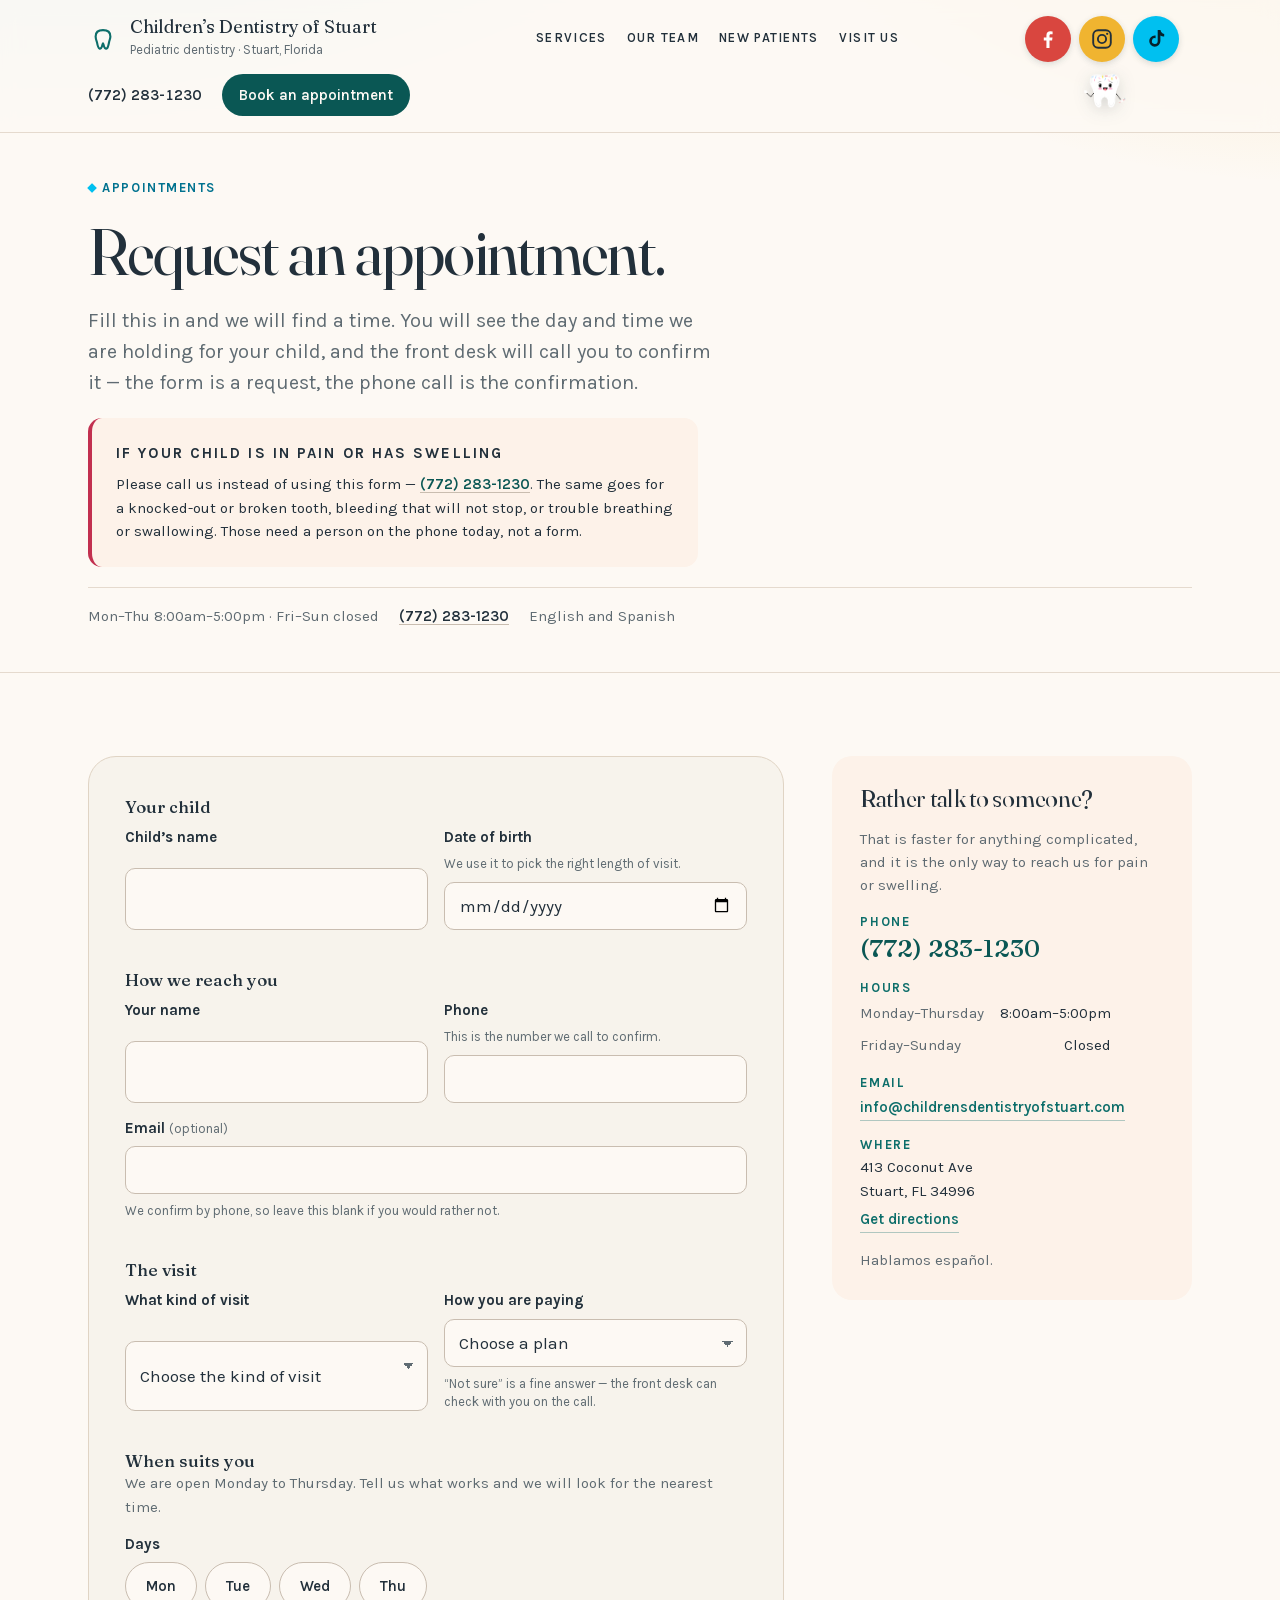
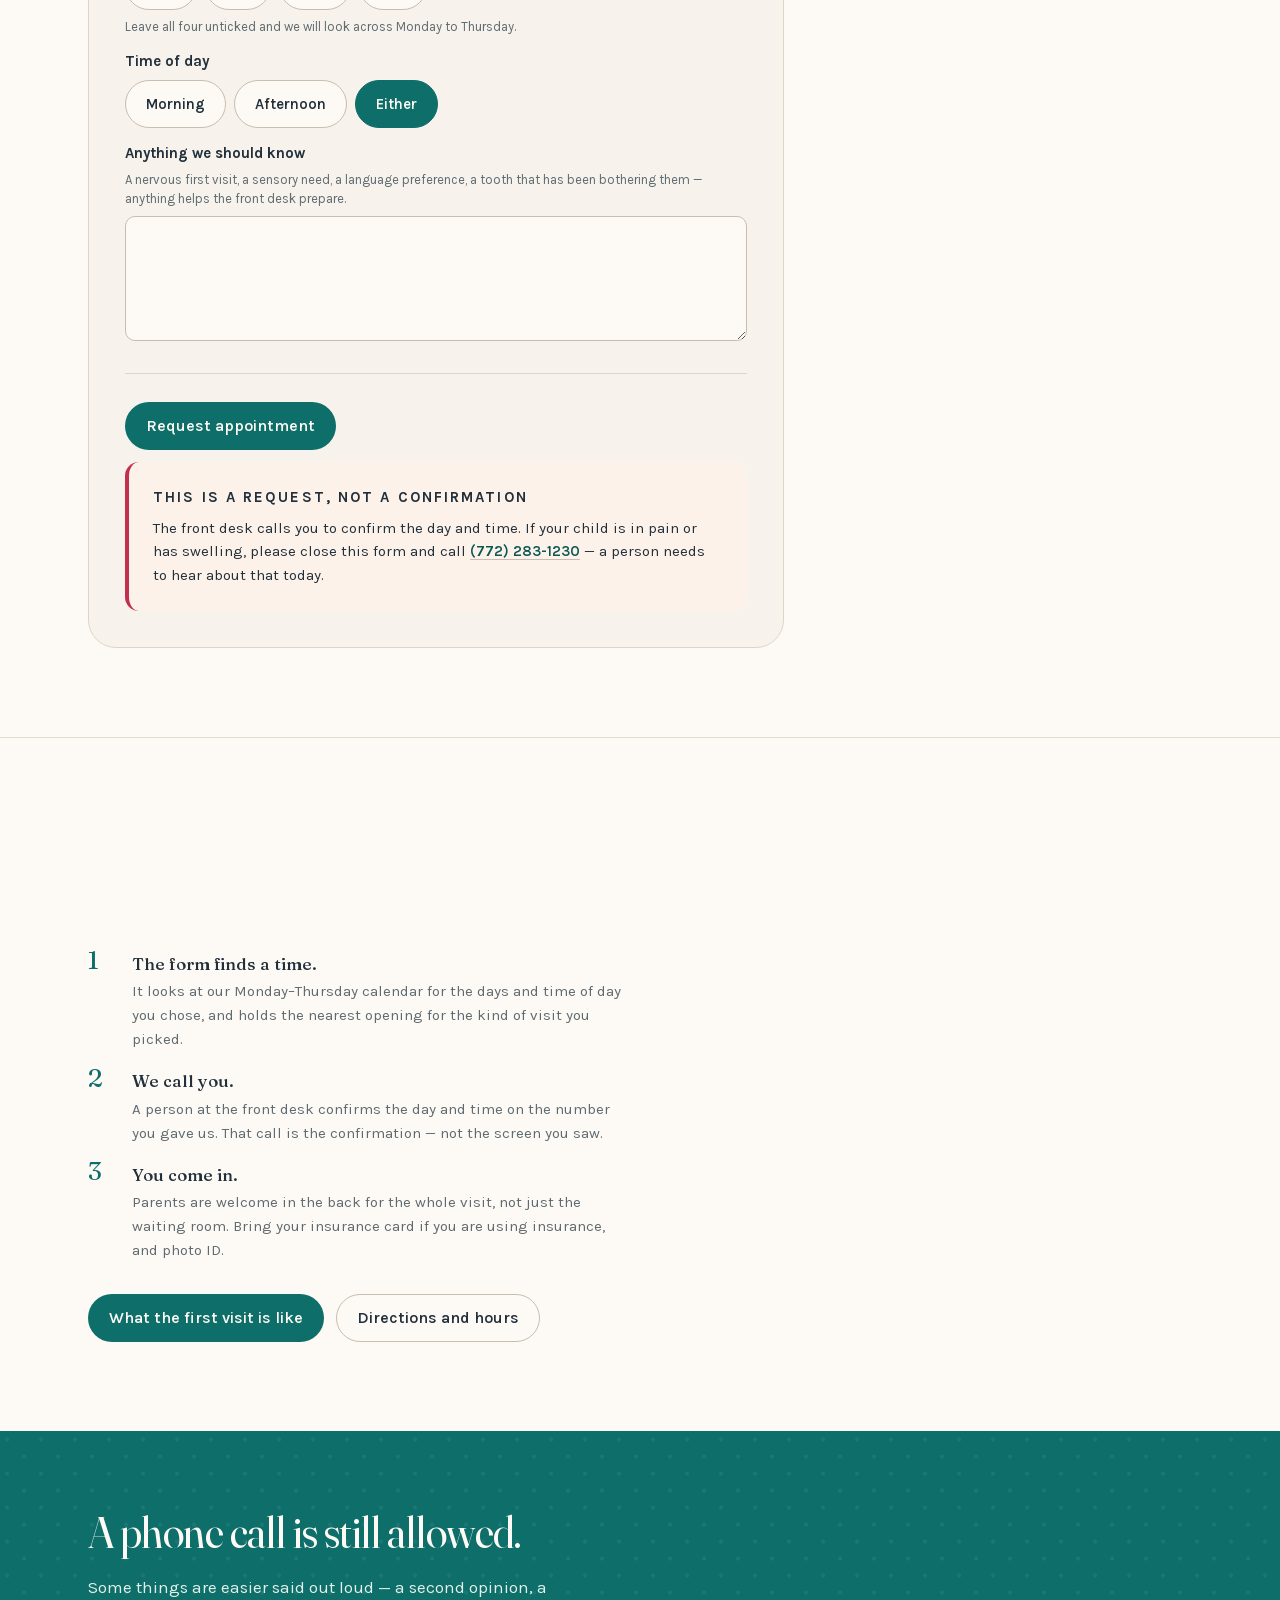
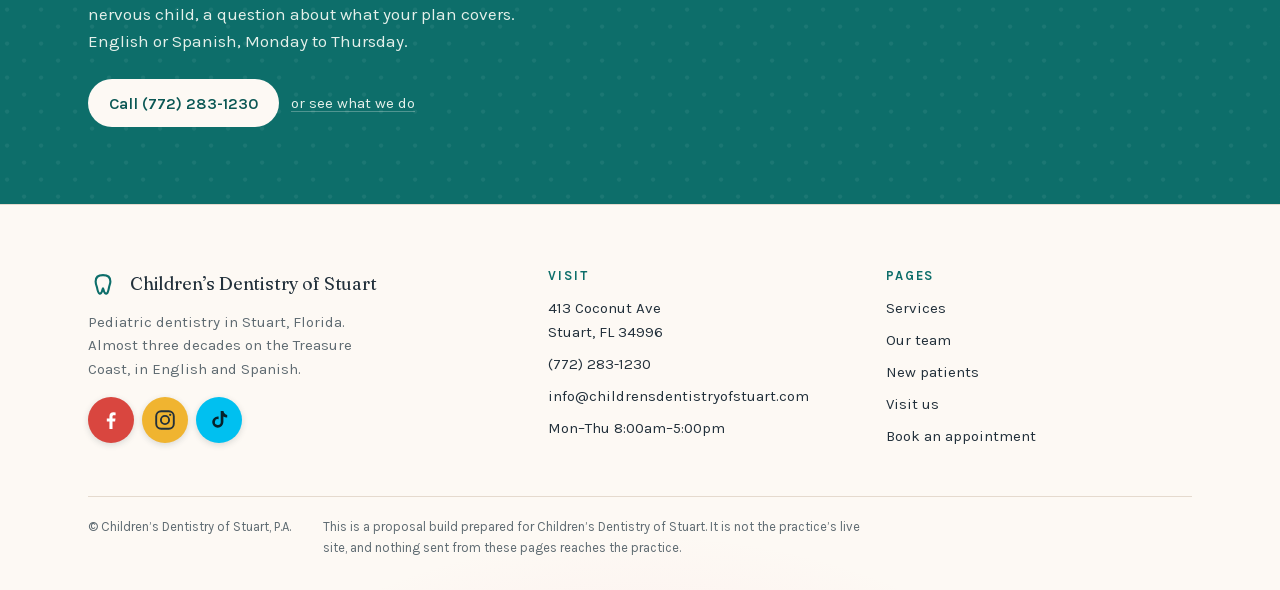
<file: book.html>
<!DOCTYPE html>
<html lang="en">
<head>
<meta charset="utf-8">
<meta name="viewport" content="width=device-width, initial-scale=1">
<title>Request an appointment — Children’s Dentistry of Stuart</title>
<meta name="description" content="Request an appointment at Children’s Dentistry of Stuart. The form holds a time; the front desk confirms by phone. For pain, swelling or a knocked-out tooth, call (772) 283-1230 instead.">
<meta name="theme-color" content="#FDF9F4">
<link rel="icon" href="data:image/svg+xml,%3Csvg xmlns='http://www.w3.org/2000/svg' viewBox='0 0 32 32'%3E%3Crect width='32' height='32' rx='7' fill='%23FDF9F4'/%3E%3Cpath transform='translate(4 4)' d='M6.1 9.9C6.1 6.4 8.45 4.9 12 4.9c3.55 0 5.9 1.5 5.9 5 0 1.85-.75 3-1.1 4.85-.4 2.25-.8 4.45-1.9 4.85-1.1.4-1.8-.75-2.25-2.25-.3-1.05-.45-1.85-.65-1.85s-.35.8-.65 1.85c-.45 1.5-1.15 2.65-2.25 2.25-1.1-.4-1.5-2.6-1.9-4.85C6.5 12.9 6.1 11.75 6.1 9.9Z' fill='none' stroke='%230D6E6A' stroke-width='1.7' stroke-linejoin='round'/%3E%3C/svg%3E">
<link rel="stylesheet" href="assets/css/tokens.css">
<link rel="stylesheet" href="assets/css/styles.css">
<script>document.documentElement.classList.add('js');</script>
<!-- ============================================================
     AEO / SEO HEAD BLOCK — paste inside <head> on every page.
     Replace Request an Appointment | Children's Dentistry of Stuart / Request a pediatric dental appointment in Stuart, Florida. The form requests a time and the front desk calls to confirm. If your child is in pain or has swelling, call (772) 283-1230. / https://childrensdentistryofstuart.com/book.html per page.
     ============================================================ -->
<link rel="canonical" href="https://childrensdentistryofstuart.com/book.html">
<meta name="robots" content="index, follow, max-snippet:-1, max-image-preview:large, max-video-preview:-1">

<!-- Open Graph -->
<meta property="og:type" content="website">
<meta property="og:site_name" content="Children's Dentistry of Stuart">
<meta property="og:locale" content="en_US">
<meta property="og:title" content="Request an Appointment | Children's Dentistry of Stuart">
<meta property="og:description" content="Request a pediatric dental appointment in Stuart, Florida. The form requests a time and the front desk calls to confirm. If your child is in pain or has swelling, call (772) 283-1230.">
<meta property="og:url" content="https://childrensdentistryofstuart.com/book.html">
<meta property="og:image" content="https://childrensdentistryofstuart.com/assets/img/photos/doctors.jpg">
<meta property="og:image:alt" content="Dr. Julie Sugar and Dr. Nancy Torres outside the practice in Stuart, Florida">

<!-- Twitter / X -->
<meta name="twitter:card" content="summary_large_image">
<meta name="twitter:title" content="Request an Appointment | Children's Dentistry of Stuart">
<meta name="twitter:description" content="Request a pediatric dental appointment in Stuart, Florida. The form requests a time and the front desk calls to confirm. If your child is in pain or has swelling, call (772) 283-1230.">
<meta name="twitter:image" content="https://childrensdentistryofstuart.com/assets/img/photos/doctors.jpg">

<!-- Geo / local -->
<meta name="geo.region" content="US-FL">
<meta name="geo.placename" content="Stuart, Florida">
<meta name="geo.position" content="27.196835;-80.235463">
<meta name="ICBM" content="27.196835, -80.235463">

<!-- Structured data -->
<script type="application/ld+json">
{
 "@context": "https://schema.org",
 "@type": "Dentist",
 "@id": "https://childrensdentistryofstuart.com/#practice",
 "name": "Children's Dentistry of Stuart",
 "alternateName": "Children's Dentistry of Stuart, P.A.",
 "description": "Pediatric dental practice in Stuart, Florida, on the Treasure Coast. Two dentists — Dr. Nancy H. Torres and Dr. Julie A. Sugar, a mother and daughter — with almost three decades of experience. Visits in English and Spanish, with parents welcome in the treatment room.",
 "url": "https://childrensdentistryofstuart.com/",
 "telephone": "+1-772-283-1230",
 "email": "info@childrensdentistryofstuart.com",
 "image": [
  "https://childrensdentistryofstuart.com/assets/img/photos/office.jpg",
  "https://childrensdentistryofstuart.com/assets/img/photos/doctors.jpg"
 ],
 "logo": "https://childrensdentistryofstuart.com/assets/img/photos/logo.png",
 "priceRange": "$$",
 "address": {
  "@type": "PostalAddress",
  "streetAddress": "413 Coconut Ave",
  "addressLocality": "Stuart",
  "addressRegion": "FL",
  "postalCode": "34996",
  "addressCountry": "US"
 },
 "geo": {
  "@type": "GeoCoordinates",
  "latitude": 27.196835,
  "longitude": -80.235463
 },
 "hasMap": "https://www.google.com/maps/place/?q=place_id:ChIJJ7Qo13nd3ogRvwtux7a8OOg",
 "openingHoursSpecification": [
  {
   "@type": "OpeningHoursSpecification",
   "dayOfWeek": [
    "Monday",
    "Tuesday",
    "Wednesday",
    "Thursday"
   ],
   "opens": "08:00",
   "closes": "17:00"
  }
 ],
 "areaServed": [
  {
   "@type": "City",
   "name": "Stuart"
  },
  {
   "@type": "City",
   "name": "Palm City"
  },
  {
   "@type": "City",
   "name": "Jensen Beach"
  },
  {
   "@type": "City",
   "name": "Hobe Sound"
  },
  {
   "@type": "City",
   "name": "Port St. Lucie"
  },
  {
   "@type": "City",
   "name": "Indiantown"
  },
  {
   "@type": "AdministrativeArea",
   "name": "Martin County, Florida"
  }
 ],
 "availableLanguage": [
  {
   "@type": "Language",
   "name": "English"
  },
  {
   "@type": "Language",
   "name": "Spanish"
  }
 ],
 "sameAs": [
  "https://www.google.com/maps/place/?q=place_id:ChIJJ7Qo13nd3ogRvwtux7a8OOg",
  "https://www.facebook.com/childrensdentistryofstuart",
  "https://www.carecredit.com/doctor-locator/stuart-fl/childrens-dentistry-of-stuart-423cqr"
 ],
 "employee": [
  {
   "@type": "Person",
   "name": "Dr. Nancy H. Torres",
   "jobTitle": "Dentist",
   "honorificSuffix": "D.D.S."
  },
  {
   "@type": "Person",
   "name": "Dr. Julie A. Sugar",
   "jobTitle": "Dentist",
   "honorificSuffix": "D.M.D."
  }
 ],
 "availableService": [
  {
   "@type": "MedicalProcedure",
   "name": "Dental examination"
  },
  {
   "@type": "MedicalProcedure",
   "name": "Dental cleaning"
  },
  {
   "@type": "MedicalProcedure",
   "name": "Digital dental x-rays"
  },
  {
   "@type": "MedicalProcedure",
   "name": "Fluoride treatment"
  },
  {
   "@type": "MedicalProcedure",
   "name": "Dental sealants"
  },
  {
   "@type": "MedicalProcedure",
   "name": "Tooth-colored fillings"
  },
  {
   "@type": "MedicalProcedure",
   "name": "Dental crowns"
  },
  {
   "@type": "MedicalProcedure",
   "name": "Tooth extraction"
  },
  {
   "@type": "MedicalProcedure",
   "name": "Space maintainers"
  },
  {
   "@type": "MedicalProcedure",
   "name": "Nitrous oxide sedation"
  },
  {
   "@type": "MedicalProcedure",
   "name": "Oral sedation"
  },
  {
   "@type": "MedicalProcedure",
   "name": "Intravenous sedation"
  }
 ],
 "paymentAccepted": "Cash, Credit Card, Dental insurance",
 "currenciesAccepted": "USD",
 "isAcceptingNewPatients": true,
 "knowsAbout": [
  "pediatric dentistry",
  "preventive dentistry",
  "dental sedation for children"
 ]
}
</script>
<script type="application/ld+json">
{
 "@context": "https://schema.org",
 "@type": "WebSite",
 "@id": "https://childrensdentistryofstuart.com/#website",
 "url": "https://childrensdentistryofstuart.com/",
 "name": "Children's Dentistry of Stuart",
 "inLanguage": "en-US",
 "publisher": {
  "@id": "https://childrensdentistryofstuart.com/#practice"
 }
}
</script>
<script type="application/ld+json">
{
 "@context": "https://schema.org",
 "@type": "Person",
 "@id": "https://childrensdentistryofstuart.com/team.html#nancy-torres",
 "name": "Dr. Nancy H. Torres",
 "honorificSuffix": "D.D.S.",
 "jobTitle": "Dentist",
 "worksFor": {
  "@id": "https://childrensdentistryofstuart.com/#practice"
 },
 "knowsLanguage": [
  "English",
  "Spanish"
 ]
}
</script>
<script type="application/ld+json">
{
 "@context": "https://schema.org",
 "@type": "Person",
 "@id": "https://childrensdentistryofstuart.com/team.html#julie-sugar",
 "name": "Dr. Julie A. Sugar",
 "honorificSuffix": "D.M.D.",
 "jobTitle": "Dentist",
 "worksFor": {
  "@id": "https://childrensdentistryofstuart.com/#practice"
 },
 "knowsLanguage": [
  "English",
  "Spanish"
 ]
}
</script>
<script type="application/ld+json">
{
 "@context": "https://schema.org",
 "@type": "FAQPage",
 "@id": "https://childrensdentistryofstuart.com/#faq",
 "mainEntity": [
  {
   "@type": "Question",
   "name": "What age should a child first see a dentist?",
   "acceptedAnswer": {
    "@type": "Answer",
    "text": "Children's Dentistry of Stuart treats children from infancy through young adulthood, up to age 21. The practice's routine schedule is a dental examination every six months, and an infant is booked as a new patient exam so there is time to settle in."
   }
  },
  {
   "@type": "Question",
   "name": "Does Children's Dentistry of Stuart take my dental insurance?",
   "acceptedAnswer": {
    "@type": "Answer",
    "text": "The practice accepts all major PPO dental plans and DentaQuest Healthy Kids, and also accepts CareCredit. Because benefits differ by plan and by family, the practice asks you to call (772) 283-1230 so a team member can check your specific coverage before the visit."
   }
  },
  {
   "@type": "Question",
   "name": "What if we do not have dental insurance?",
   "acceptedAnswer": {
    "@type": "Answer",
    "text": "There is a self-pay membership: $250 a year for ages 0 to 2, $350 a year for ages 3 to 12, and $400 a year for ages 13 and up. Coverage begins once the signed contract and full payment are received, runs for one year, and is non-refundable and non-transferable. Patients with insurance are not eligible, and it is up to the family to schedule the two routine cleanings each year."
   }
  },
  {
   "@type": "Question",
   "name": "Can I stay in the room with my child?",
   "acceptedAnswer": {
    "@type": "Answer",
    "text": "Yes. The practice has an open-door policy: every parent is welcome to come into the back with their child for every visit, not only the first one."
   }
  },
  {
   "@type": "Question",
   "name": "Do the dentists speak Spanish?",
   "acceptedAnswer": {
    "@type": "Answer",
    "text": "Yes. Dr. Sugar, Dr. Torres and several members of the team are fluent in both English and Spanish, so the conversation can happen in the language a family thinks in."
   }
  },
  {
   "@type": "Question",
   "name": "What sedation options are available for a nervous child?",
   "acceptedAnswer": {
    "@type": "Answer",
    "text": "Three, in increasing order: nitrous oxide (\"funny gas\"), oral sedation taken as a prescription in the office, and IV sedation with a pediatric anesthesiologist from PDAA, given in the practice's own office. The team also buffers the local anaesthetic so the numbing does not sting, and uses Oraverse to bring feeling back in about 45 minutes instead of several hours."
   }
  },
  {
   "@type": "Question",
   "name": "Where is the office and when is it open?",
   "acceptedAnswer": {
    "@type": "Answer",
    "text": "The practice is at 413 Coconut Ave, Stuart, FL 34996, open Monday to Thursday from 8:00am to 5:00pm and closed Friday through Sunday. The phone number is (772) 283-1230. Confirm current hours with the practice before you travel, because archived versions of the site list a 4:30pm close."
   }
  },
  {
   "@type": "Question",
   "name": "How do I book a first appointment?",
   "acceptedAnswer": {
    "@type": "Answer",
    "text": "Use the appointment form on this site or call (772) 283-1230. The form requests a time; the front desk calls you back to confirm it. If your child is in pain, has facial swelling, or has knocked out a tooth, call instead of using the form."
   }
  }
 ]
}
</script>

</head>
<body>

<a class="skip-link" href="#main">Skip to content</a>

<header class="site-header">
  <div class="container header-inner">
    <a class="brand" href="index.html">
      <img class="brand__mark" src="assets/img/mark.svg" alt="" width="30" height="30">
      <span class="brand__text">
        <span class="brand__name">Children’s Dentistry of Stuart</span>
        <span class="brand__sub">Pediatric dentistry · Stuart, Florida</span>
      </span>
    </a>

    <nav class="site-nav" aria-label="Primary">
      <ul>
        <li><a href="services.html">Services</a></li>
        <li><a href="team.html">Our team</a></li>
        <li><a href="new-patients.html">New patients</a></li>
        <li><a href="visit.html">Visit us</a></li>
      </ul>
    </nav>
      <div class="header-socials">
        <ul class="socials socials--header" aria-label="Follow Children's Dentistry of Stuart">
        <li class="social social--facebook"><a href="https://www.facebook.com/childrensdentistryofstuart" target="_blank" rel="noopener noreferrer"><span class="sr-only">Facebook</span><svg viewBox="0 0 24 24" width="24" height="24" aria-hidden="true" focusable="false"><path fill="currentColor" d="M13.5 21v-7.5h2.6l.4-3h-3V8.6c0-.87.24-1.46 1.49-1.46H16.6V4.46A20 20 0 0 0 14.3 4.3c-2.3 0-3.87 1.4-3.87 3.98V10.5H7.8v3h2.63V21h3.07Z"/></svg></a></li>
        <li class="social social--instagram"><a href="https://www.instagram.com/childrensdentistryofstuart" target="_blank" rel="noopener noreferrer"><span class="sr-only">Instagram</span><svg viewBox="0 0 24 24" width="24" height="24" aria-hidden="true" focusable="false" fill="none" stroke="currentColor" stroke-width="1.9"><rect x="3.2" y="3.2" width="17.6" height="17.6" rx="5"/><circle cx="12" cy="12" r="4.1"/><circle cx="17.2" cy="6.8" r="1.15" fill="currentColor" stroke="none"/></svg></a></li>
        <li class="social social--tiktok"><a href="https://www.tiktok.com/@drsugarschildrensdentist" target="_blank" rel="noopener noreferrer"><span class="sr-only">Tiktok</span><svg viewBox="0 0 24 24" width="24" height="24" aria-hidden="true" focusable="false"><path fill="currentColor" d="M16.5 3c.3 2.1 1.6 3.6 3.7 3.9v2.6c-1.4.1-2.7-.3-3.8-1v5.6a5.6 5.6 0 1 1-5.6-5.6c.3 0 .5 0 .8.06v2.7a2.9 2.9 0 1 0 2.1 2.8V3h2.8Z"/></svg></a></li>
      </ul>
        <span class="header-mascot" aria-hidden="true"><img src="assets/img/photos/toothy.png" alt="" width="44" height="44" decoding="async"></span>
      </div>
      <div class="header-actions">
      <a class="header-phone" href="tel:+17722831230">(772) 283-1230</a>
      <a class="btn btn--primary btn--sm" href="book.html" aria-current="page">Book an appointment</a>
    </div>
  </div>
</header>

<main id="main">

  <!-- 1. Head ------------------------------------------------------------- -->
  <section class="page-head" aria-labelledby="page-title">
    <div class="container">
      <div class="page-head__inner" data-reveal>
        <p class="eyebrow">Appointments</p>
        <h1 id="page-title">Request an appointment.</h1>
        <p class="lead">Fill this in and we will find a time. You will see the day and time we are holding
          for your child, and the front desk will call you to confirm it — the form is a request, the phone
          call is the confirmation.</p>

        <div class="callout" data-reveal>
          <p class="callout__label">If your child is in pain or has swelling</p>
          <p>Please call us instead of using this form — <a href="tel:+17722831230">(772) 283-1230</a>.
            The same goes for a knocked-out or broken tooth, bleeding that will not stop, or trouble
            breathing or swallowing. Those need a person on the phone today, not a form.</p>
        </div>

        <div class="page-head__meta">
          <span>Mon–Thu 8:00am–5:00pm · Fri–Sun closed</span>
          <span><a href="tel:+17722831230">(772) 283-1230</a></span>
          <span>English and Spanish</span>
        </div>
      </div>
    </div>
  </section>

  <!-- 2. The form --------------------------------------------------------- -->
  <section class="section section--ruled section--tight-top" aria-labelledby="form-title">
    <div class="container">
      <h2 id="form-title" class="visually-hidden">Appointment request form</h2>

      <div class="book__grid">
        <div class="form-panel">

          <form id="intake-form" novalidate>
            <fieldset class="fieldset">
              <legend>Your child</legend>

              <div class="form-grid form-grid--2">
                <div class="field">
                  <label for="child_name">Child’s name</label>
                  <input type="text" id="child_name" name="child_name" autocomplete="off"
                         aria-describedby="child_name-error" required>
                  <span class="field__error" id="child_name-error" data-error-for="child_name" hidden></span>
                </div>

                <div class="field">
                  <label for="child_dob">Date of birth</label>
                  <span class="field__hint" id="child_dob-hint">We use it to pick the right length of visit.</span>
                  <input type="date" id="child_dob" name="child_dob"
                         aria-describedby="child_dob-hint child_dob-error" required>
                  <span class="field__error" id="child_dob-error" data-error-for="child_dob" hidden></span>
                </div>
              </div>
            </fieldset>

            <fieldset class="fieldset">
              <legend>How we reach you</legend>

              <div class="form-grid form-grid--2">
                <div class="field">
                  <label for="parent_name">Your name</label>
                  <input type="text" id="parent_name" name="parent_name" autocomplete="name"
                         aria-describedby="parent_name-error" required>
                  <span class="field__error" id="parent_name-error" data-error-for="parent_name" hidden></span>
                </div>

                <div class="field">
                  <label for="phone">Phone</label>
                  <span class="field__hint" id="phone-hint">This is the number we call to confirm.</span>
                  <input type="tel" id="phone" name="phone" inputmode="tel" autocomplete="tel"
                         aria-describedby="phone-hint phone-error" required>
                  <span class="field__error" id="phone-error" data-error-for="phone" hidden></span>
                </div>
              </div>

              <div class="field">
                <label for="email">Email <span class="field__opt">(optional)</span></label>
                <input type="email" id="email" name="email" autocomplete="email"
                       aria-describedby="email-hint email-error">
                <span class="field__hint" id="email-hint">We confirm by phone, so leave this blank if you
                  would rather not.</span>
                <span class="field__error" id="email-error" data-error-for="email" hidden></span>
              </div>
            </fieldset>

            <fieldset class="fieldset">
              <legend>The visit</legend>

              <div class="form-grid form-grid--2">
                <div class="field">
                  <label for="visit_type">What kind of visit</label>
                  <select id="visit_type" name="visit_type" aria-describedby="visit_type-error" required>
                    <option value="" selected>Choose the kind of visit</option>
                    <option value="new-patient-exam">New patient exam</option>
                    <option value="cleaning">Cleaning and check-up</option>
                    <option value="treatment">Treatment visit</option>
                    <option value="sedation-consult">Sedation consultation</option>
                    <option value="emergency">Urgent — my child is in pain</option>
                  </select>
                  <span class="field__error" id="visit_type-error" data-error-for="visit_type" hidden></span>
                </div>

                <div class="field">
                  <label for="insurance">How you are paying</label>
                  <select id="insurance" name="insurance" aria-describedby="insurance-hint insurance-error">
                    <option value="" selected>Choose a plan</option>
                    <option value="ppo">A PPO dental plan</option>
                    <option value="dentaquest-healthy-kids">DentaQuest Healthy Kids</option>
                    <option value="self-pay">Self-pay / membership</option>
                    <option value="none">No insurance</option>
                    <option value="unsure">I’m not sure</option>
                  </select>
                  <span class="field__hint" id="insurance-hint">“Not sure” is a fine answer — the front desk
                    can check with you on the call.</span>
                  <span class="field__error" id="insurance-error" data-error-for="insurance" hidden></span>
                </div>
              </div>
            </fieldset>

            <fieldset class="fieldset">
              <legend>When suits you</legend>
              <p class="fieldset__note">We are open Monday to Thursday. Tell us what works and we will look
                for the nearest time.</p>

              <div class="field">
                <span class="field__label" id="days-label">Days</span>
                <div class="chips" role="group" aria-labelledby="days-label">
                  <span class="chip">
                    <input type="checkbox" id="day-mon" name="preferred_days" value="Mon">
                    <label for="day-mon">Mon</label>
                  </span>
                  <span class="chip">
                    <input type="checkbox" id="day-tue" name="preferred_days" value="Tue">
                    <label for="day-tue">Tue</label>
                  </span>
                  <span class="chip">
                    <input type="checkbox" id="day-wed" name="preferred_days" value="Wed">
                    <label for="day-wed">Wed</label>
                  </span>
                  <span class="chip">
                    <input type="checkbox" id="day-thu" name="preferred_days" value="Thu">
                    <label for="day-thu">Thu</label>
                  </span>
                </div>
                <span class="field__hint">Leave all four unticked and we will look across Monday to Thursday.</span>
              </div>

              <div class="field">
                <span class="field__label" id="window-label">Time of day</span>
                <div class="chips" role="group" aria-labelledby="window-label">
                  <span class="chip">
                    <input type="radio" id="window-morning" name="preferred_window" value="morning">
                    <label for="window-morning">Morning</label>
                  </span>
                  <span class="chip">
                    <input type="radio" id="window-afternoon" name="preferred_window" value="afternoon">
                    <label for="window-afternoon">Afternoon</label>
                  </span>
                  <span class="chip">
                    <input type="radio" id="window-either" name="preferred_window" value="either" checked>
                    <label for="window-either">Either</label>
                  </span>
                </div>
              </div>

              <div class="field">
                <label for="notes">Anything we should know</label>
                <span class="field__hint" id="notes-hint">A nervous first visit, a sensory need, a language
                  preference, a tooth that has been bothering them — anything helps the front desk prepare.</span>
                <textarea id="notes" name="notes" rows="4" aria-describedby="notes-hint"></textarea>
              </div>
            </fieldset>

            <div class="form-foot">
              <p id="form-status" class="form-status" aria-live="polite"></p>

              <button class="btn btn--primary" type="submit">Request appointment</button>

              <div class="callout">
                <p class="callout__label">This is a request, not a confirmation</p>
                <p>The front desk calls you to confirm the day and time. If your child is in pain or has
                  swelling, please close this form and call
                  <a href="tel:+17722831230">(772) 283-1230</a> — a person needs to hear about that today.</p>
              </div>
            </div>
          </form>

          <!-- book.js renders the confirmation in place here and hides the form. -->
          <div id="booking-result" class="result-panel" hidden></div>
        </div>

        <aside class="panel" aria-labelledby="aside-title">
          <h2 id="aside-title">Rather talk to someone?</h2>
          <p class="small">That is faster for anything complicated, and it is the only way to reach us
            for pain or swelling.</p>

          <div class="panel__row">
            <h3>Phone</h3>
            <a class="panel__phone" href="tel:+17722831230">(772) 283-1230</a>
          </div>

          <!-- HOURS: confirm with practice -->
          <div class="panel__row">
            <h3>Hours</h3>
            <dl class="hours">
              <div><dt>Monday–Thursday</dt><dd>8:00am–5:00pm</dd></div>
              <div><dt>Friday–Sunday</dt><dd>Closed</dd></div>
            </dl>
          </div>

          <div class="panel__row">
            <h3>Email</h3>
            <a class="text-link" href="mailto:info@childrensdentistryofstuart.com">info@childrensdentistryofstuart.com</a>
          </div>

          <div class="panel__row">
            <h3>Where</h3>
            <address>413 Coconut Ave<br>Stuart, FL 34996</address>
            <a class="text-link" href="https://www.google.com/maps/search/?api=1&amp;query=413%20Coconut%20Ave%2C%20Stuart%2C%20FL%2034996">Get directions</a>
          </div>

          <p class="small" lang="es">Hablamos español.</p>
        </aside>
      </div>
    </div>
  </section>

  <!-- 3. What happens next ------------------------------------------------ -->
  <section class="section section--ruled" aria-labelledby="next-title">
    <div class="container">
      <div class="section-head" data-reveal>
        <p class="eyebrow">After you send it</p>
        <h2 id="next-title">Three things happen, in this order.</h2>
      </div>

      <ol class="steps">
        <li><strong>The form finds a time.</strong> It looks at our Monday–Thursday calendar for the days
          and time of day you chose, and holds the nearest opening for the kind of visit you picked.</li>
        <li><strong>We call you.</strong> A person at the front desk confirms the day and time on the number
          you gave us. That call is the confirmation — not the screen you saw.</li>
        <li><strong>You come in.</strong> Parents are welcome in the back for the whole visit, not just the
          waiting room. Bring your insurance card if you are using insurance, and photo ID.</li>
      </ol>

      <div class="actions u-mt-8">
        <a class="btn btn--primary" href="new-patients.html">What the first visit is like</a>
        <a class="btn btn--secondary" href="visit.html">Directions and hours</a>
      </div>
    </div>
  </section>

  <!-- 4. Closing band ----------------------------------------------------- -->
  <section class="band on-teal" aria-labelledby="band-title">
    <div class="container">
      <h2 id="band-title">A phone call is still allowed.</h2>
      <p>Some things are easier said out loud — a second opinion, a nervous child, a question about what
        your plan covers. English or Spanish, Monday to Thursday.</p>
      <div class="actions">
        <a class="btn btn--paper" href="tel:+17722831230">Call (772) 283-1230</a>
        <a class="band__phone" href="services.html">or see what we do</a>
      </div>
    </div>
  </section>

</main>

<footer class="site-footer">
  <div class="container">
    <div class="footer__grid">
      <div class="footer__brand">
        <a class="brand" href="index.html">
          <img class="brand__mark" src="assets/img/mark.svg" alt="" width="30" height="30">
          <span class="brand__text">
            <span class="brand__name">Children’s Dentistry of Stuart</span>
          </span>
        </a>
        <p class="small">Pediatric dentistry in Stuart, Florida. Almost three decades on the Treasure Coast, in
          English and Spanish.</p>
        <div class="footer__social"><ul class="socials socials--footer" aria-label="Follow Children's Dentistry of Stuart">
        <li class="social social--facebook"><a href="https://www.facebook.com/childrensdentistryofstuart" target="_blank" rel="noopener noreferrer"><span class="sr-only">Facebook</span><svg viewBox="0 0 24 24" width="24" height="24" aria-hidden="true" focusable="false"><path fill="currentColor" d="M13.5 21v-7.5h2.6l.4-3h-3V8.6c0-.87.24-1.46 1.49-1.46H16.6V4.46A20 20 0 0 0 14.3 4.3c-2.3 0-3.87 1.4-3.87 3.98V10.5H7.8v3h2.63V21h3.07Z"/></svg></a></li>
        <li class="social social--instagram"><a href="https://www.instagram.com/childrensdentistryofstuart" target="_blank" rel="noopener noreferrer"><span class="sr-only">Instagram</span><svg viewBox="0 0 24 24" width="24" height="24" aria-hidden="true" focusable="false" fill="none" stroke="currentColor" stroke-width="1.9"><rect x="3.2" y="3.2" width="17.6" height="17.6" rx="5"/><circle cx="12" cy="12" r="4.1"/><circle cx="17.2" cy="6.8" r="1.15" fill="currentColor" stroke="none"/></svg></a></li>
        <li class="social social--tiktok"><a href="https://www.tiktok.com/@drsugarschildrensdentist" target="_blank" rel="noopener noreferrer"><span class="sr-only">Tiktok</span><svg viewBox="0 0 24 24" width="24" height="24" aria-hidden="true" focusable="false"><path fill="currentColor" d="M16.5 3c.3 2.1 1.6 3.6 3.7 3.9v2.6c-1.4.1-2.7-.3-3.8-1v5.6a5.6 5.6 0 1 1-5.6-5.6c.3 0 .5 0 .8.06v2.7a2.9 2.9 0 1 0 2.1 2.8V3h2.8Z"/></svg></a></li>
      </ul></div>
        </div>

      <div class="footer__col">
        <h2>Visit</h2>
        <ul>
          <li>413 Coconut Ave<br>Stuart, FL 34996</li>
          <li><a href="tel:+17722831230">(772) 283-1230</a></li>
          <li><a href="mailto:info@childrensdentistryofstuart.com">info@childrensdentistryofstuart.com</a></li>
          <li>Mon–Thu 8:00am–5:00pm</li>
        </ul>
      </div>

      <div class="footer__col">
        <h2>Pages</h2>
        <ul>
          <li><a href="services.html">Services</a></li>
          <li><a href="team.html">Our team</a></li>
          <li><a href="new-patients.html">New patients</a></li>
          <li><a href="visit.html">Visit us</a></li>
          <li><a href="book.html">Book an appointment</a></li>
        </ul>
      </div>
    </div>

    <div class="footer__bottom">
      <p>© Children’s Dentistry of Stuart, P.A.</p>
      <p>This is a proposal build prepared for Children’s Dentistry of Stuart. It is not the practice’s live site,
        and nothing sent from these pages reaches the practice.</p>
    </div>
  </div>
</footer>

<div class="action-bar">
  <a class="action-bar__call" href="tel:+17722831230">Call (772) 283-1230</a>
  <a class="btn btn--primary btn--sm" href="book.html">Book</a>
</div>

<script src="assets/js/reveal.js"></script>
<script src="assets/js/book.js"></script>
</body>
</html>
</file>
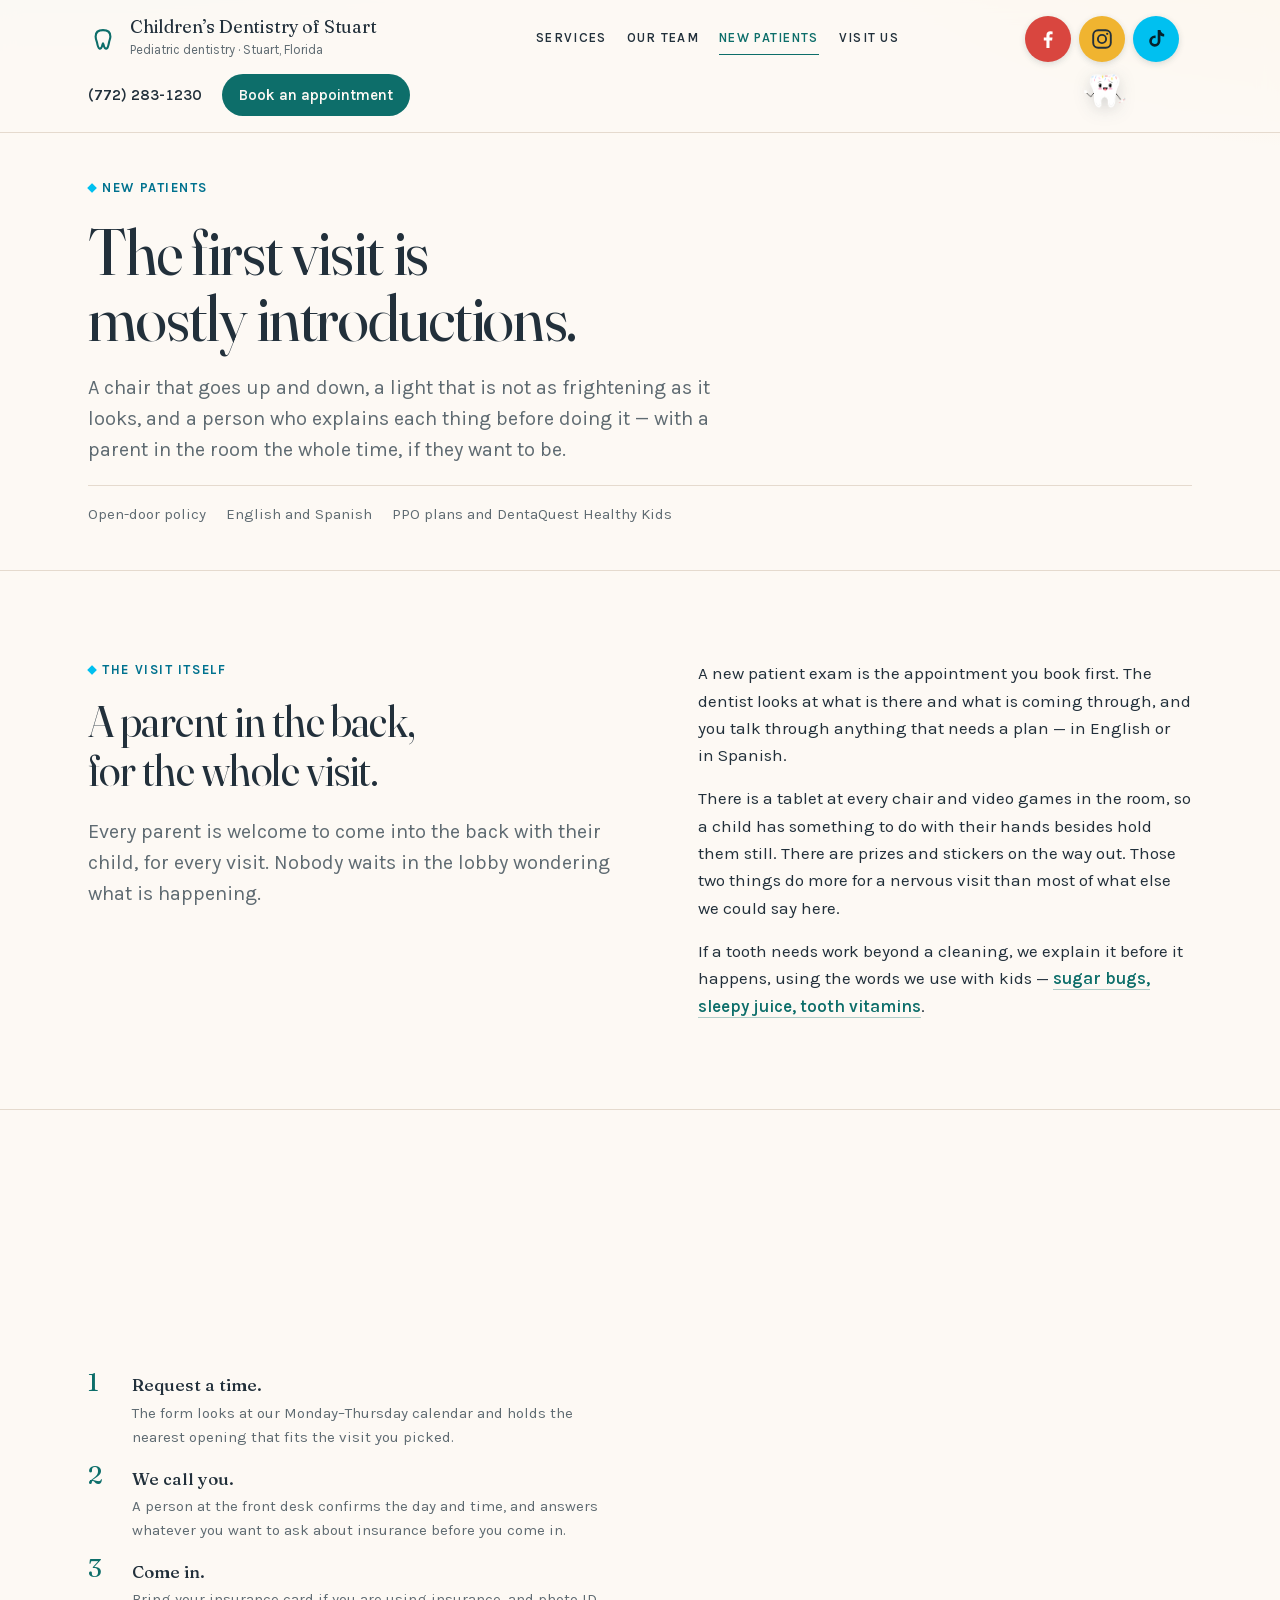
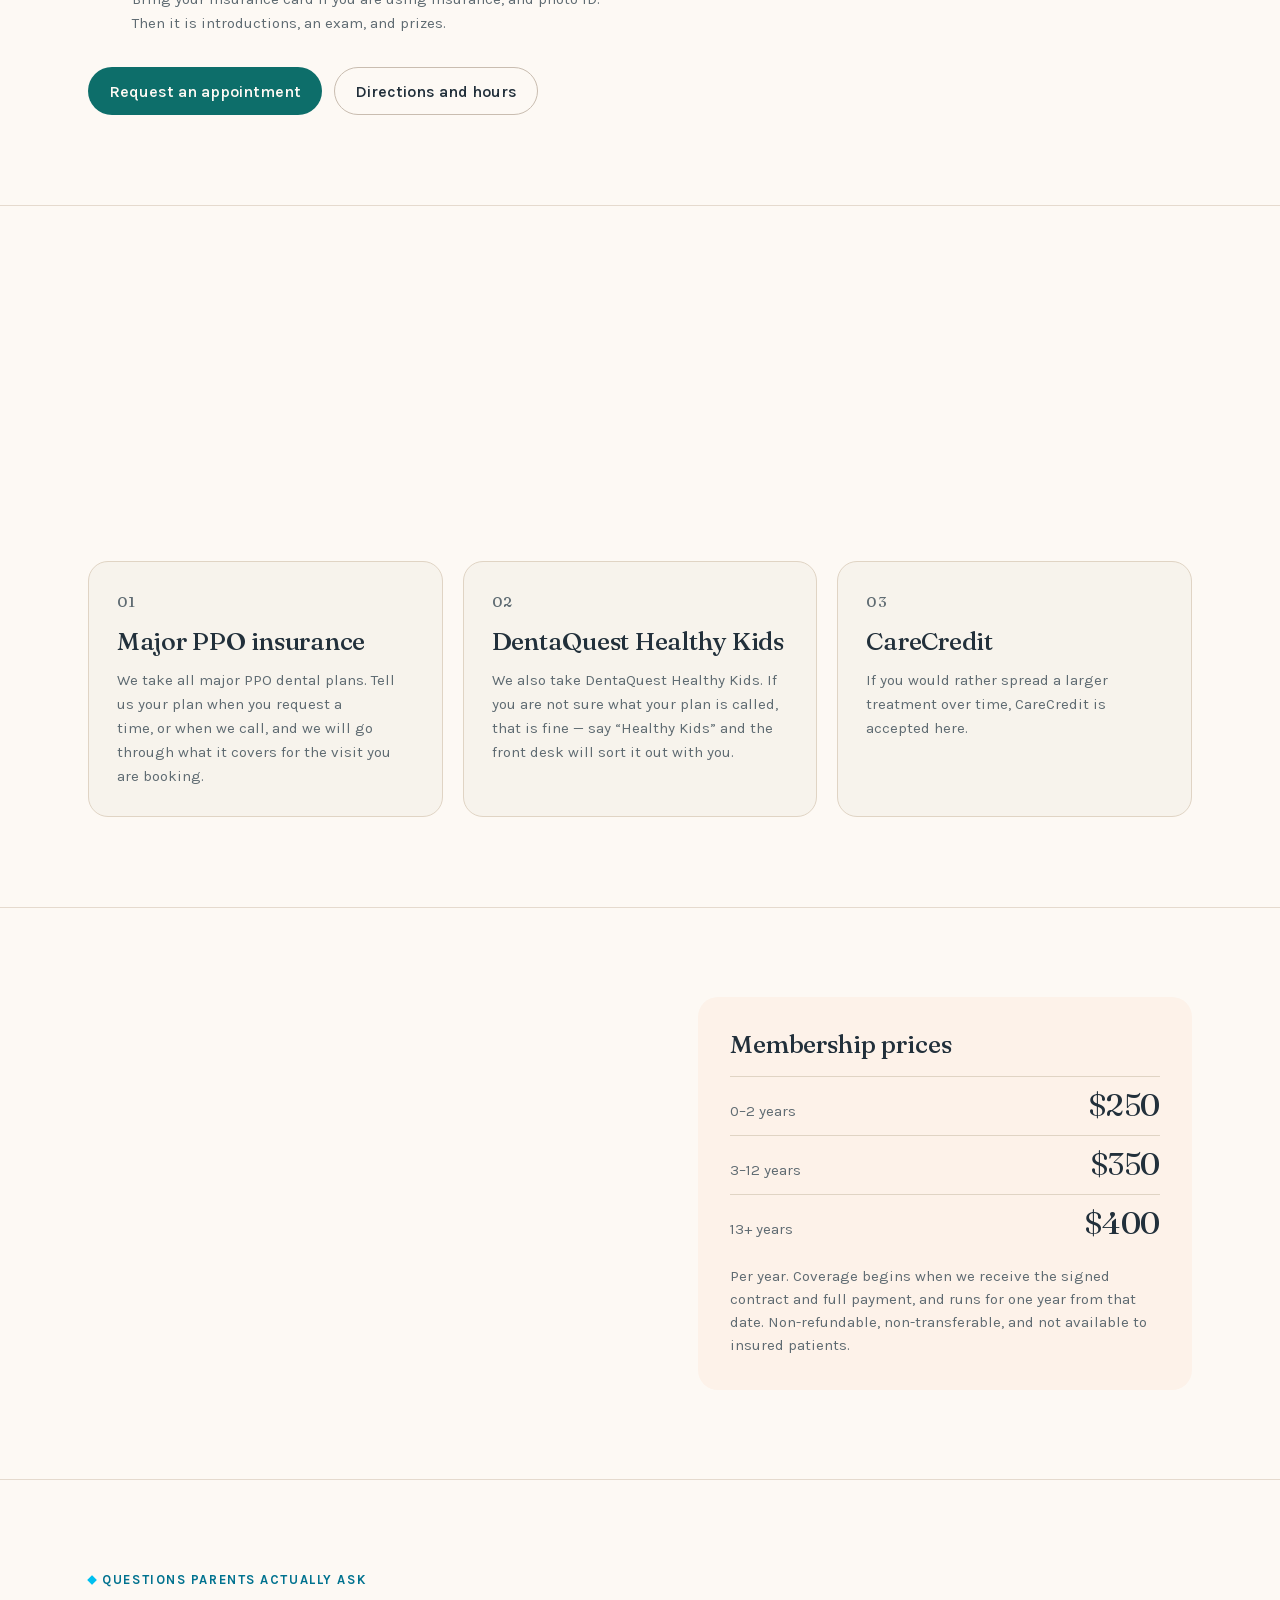
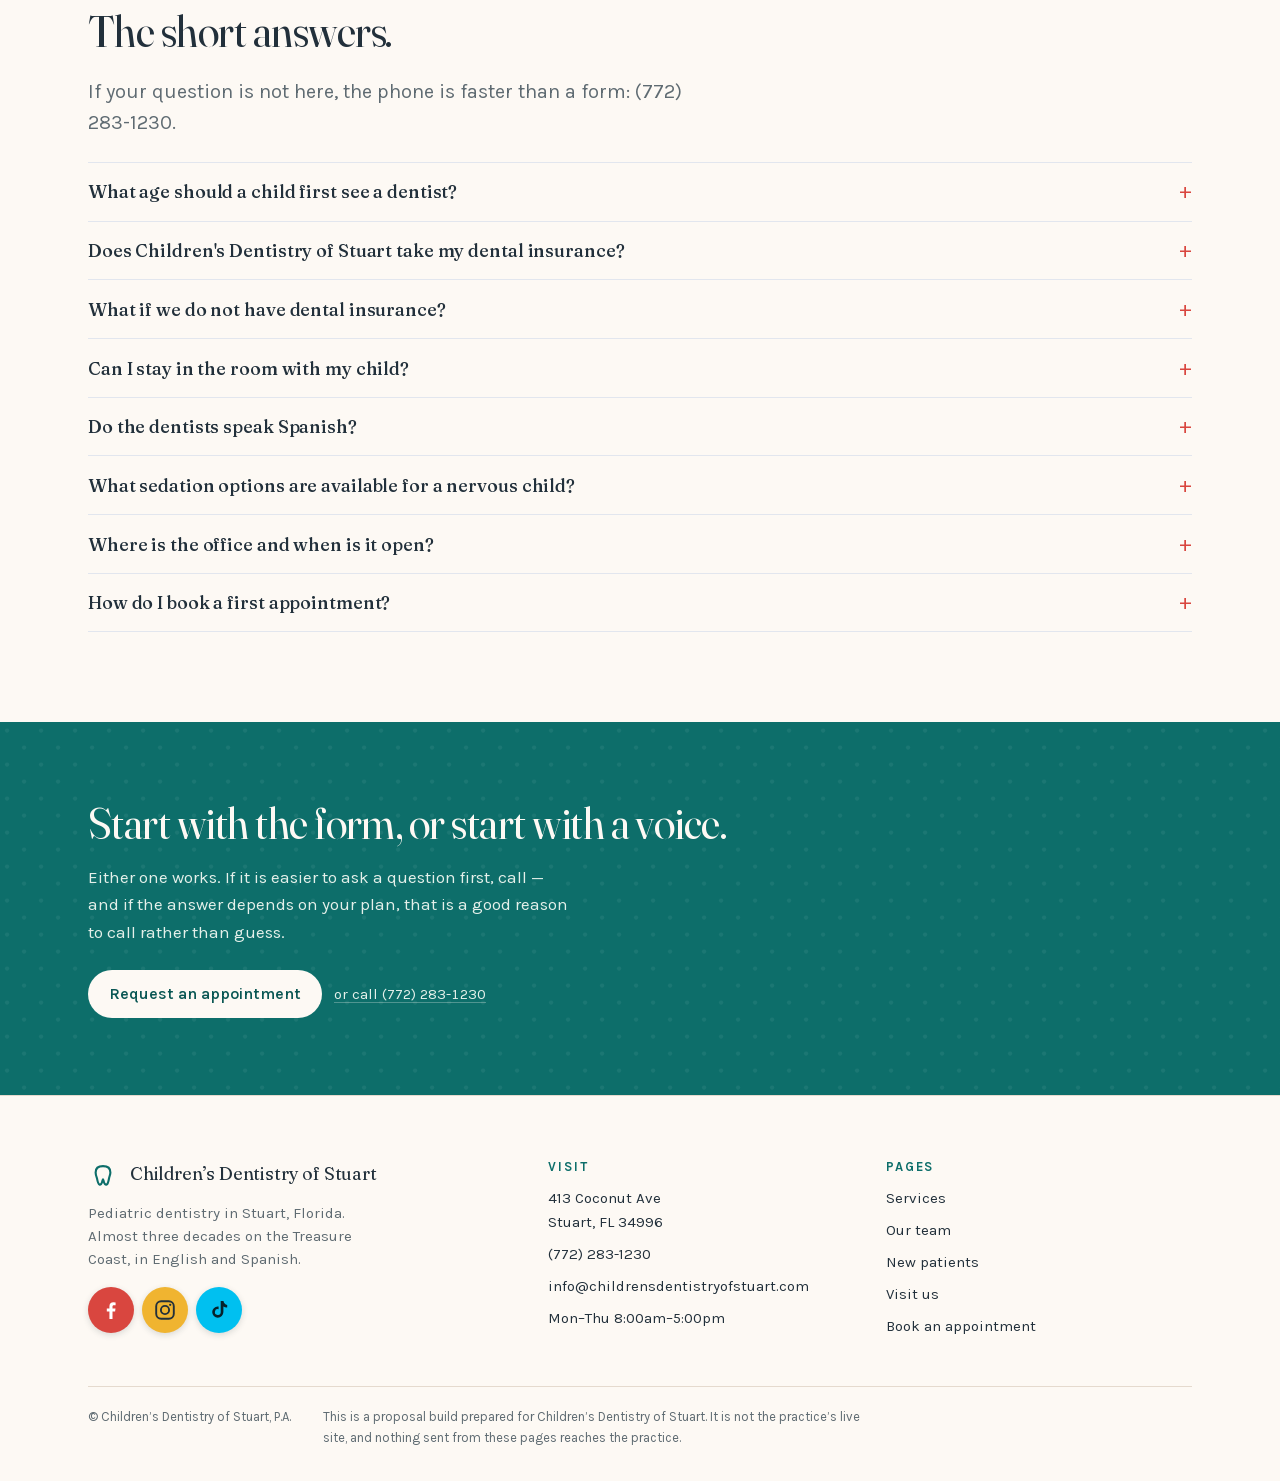
<file: new-patients.html>
<!DOCTYPE html>
<html lang="en">
<head>
<meta charset="utf-8">
<meta name="viewport" content="width=device-width, initial-scale=1">
<title>New patients — Children’s Dentistry of Stuart</title>
<meta name="description" content="What a first visit is like at Children’s Dentistry of Stuart, how insurance works, and the self-pay membership from $250 a year.">
<meta name="theme-color" content="#FDF9F4">
<link rel="icon" href="data:image/svg+xml,%3Csvg xmlns='http://www.w3.org/2000/svg' viewBox='0 0 32 32'%3E%3Crect width='32' height='32' rx='7' fill='%23FDF9F4'/%3E%3Cpath transform='translate(4 4)' d='M6.1 9.9C6.1 6.4 8.45 4.9 12 4.9c3.55 0 5.9 1.5 5.9 5 0 1.85-.75 3-1.1 4.85-.4 2.25-.8 4.45-1.9 4.85-1.1.4-1.8-.75-2.25-2.25-.3-1.05-.45-1.85-.65-1.85s-.35.8-.65 1.85c-.45 1.5-1.15 2.65-2.25 2.25-1.1-.4-1.5-2.6-1.9-4.85C6.5 12.9 6.1 11.75 6.1 9.9Z' fill='none' stroke='%230D6E6A' stroke-width='1.7' stroke-linejoin='round'/%3E%3C/svg%3E">
<link rel="stylesheet" href="assets/css/tokens.css">
<link rel="stylesheet" href="assets/css/styles.css">
<script>document.documentElement.classList.add('js');</script>
<!-- ============================================================
     AEO / SEO HEAD BLOCK — paste inside <head> on every page.
     Replace New Patients: Insurance and Membership | Children's Dentistry of Stuart / What the first visit is like, major PPO plans and DentaQuest Healthy Kids, CareCredit, and a self-pay membership from $250 a year. Parents welcome in the room. / https://childrensdentistryofstuart.com/new-patients.html per page.
     ============================================================ -->
<link rel="canonical" href="https://childrensdentistryofstuart.com/new-patients.html">
<meta name="robots" content="index, follow, max-snippet:-1, max-image-preview:large, max-video-preview:-1">

<!-- Open Graph -->
<meta property="og:type" content="website">
<meta property="og:site_name" content="Children's Dentistry of Stuart">
<meta property="og:locale" content="en_US">
<meta property="og:title" content="New Patients: Insurance and Membership | Children's Dentistry of Stuart">
<meta property="og:description" content="What the first visit is like, major PPO plans and DentaQuest Healthy Kids, CareCredit, and a self-pay membership from $250 a year. Parents welcome in the room.">
<meta property="og:url" content="https://childrensdentistryofstuart.com/new-patients.html">
<meta property="og:image" content="https://childrensdentistryofstuart.com/assets/img/photos/doctors.jpg">
<meta property="og:image:alt" content="Dr. Julie Sugar and Dr. Nancy Torres outside the practice in Stuart, Florida">

<!-- Twitter / X -->
<meta name="twitter:card" content="summary_large_image">
<meta name="twitter:title" content="New Patients: Insurance and Membership | Children's Dentistry of Stuart">
<meta name="twitter:description" content="What the first visit is like, major PPO plans and DentaQuest Healthy Kids, CareCredit, and a self-pay membership from $250 a year. Parents welcome in the room.">
<meta name="twitter:image" content="https://childrensdentistryofstuart.com/assets/img/photos/doctors.jpg">

<!-- Geo / local -->
<meta name="geo.region" content="US-FL">
<meta name="geo.placename" content="Stuart, Florida">
<meta name="geo.position" content="27.196835;-80.235463">
<meta name="ICBM" content="27.196835, -80.235463">

<!-- Structured data -->
<script type="application/ld+json">
{
 "@context": "https://schema.org",
 "@type": "Dentist",
 "@id": "https://childrensdentistryofstuart.com/#practice",
 "name": "Children's Dentistry of Stuart",
 "alternateName": "Children's Dentistry of Stuart, P.A.",
 "description": "Pediatric dental practice in Stuart, Florida, on the Treasure Coast. Two dentists — Dr. Nancy H. Torres and Dr. Julie A. Sugar, a mother and daughter — with almost three decades of experience. Visits in English and Spanish, with parents welcome in the treatment room.",
 "url": "https://childrensdentistryofstuart.com/",
 "telephone": "+1-772-283-1230",
 "email": "info@childrensdentistryofstuart.com",
 "image": [
  "https://childrensdentistryofstuart.com/assets/img/photos/office.jpg",
  "https://childrensdentistryofstuart.com/assets/img/photos/doctors.jpg"
 ],
 "logo": "https://childrensdentistryofstuart.com/assets/img/photos/logo.png",
 "priceRange": "$$",
 "address": {
  "@type": "PostalAddress",
  "streetAddress": "413 Coconut Ave",
  "addressLocality": "Stuart",
  "addressRegion": "FL",
  "postalCode": "34996",
  "addressCountry": "US"
 },
 "geo": {
  "@type": "GeoCoordinates",
  "latitude": 27.196835,
  "longitude": -80.235463
 },
 "hasMap": "https://www.google.com/maps/place/?q=place_id:ChIJJ7Qo13nd3ogRvwtux7a8OOg",
 "openingHoursSpecification": [
  {
   "@type": "OpeningHoursSpecification",
   "dayOfWeek": [
    "Monday",
    "Tuesday",
    "Wednesday",
    "Thursday"
   ],
   "opens": "08:00",
   "closes": "17:00"
  }
 ],
 "areaServed": [
  {
   "@type": "City",
   "name": "Stuart"
  },
  {
   "@type": "City",
   "name": "Palm City"
  },
  {
   "@type": "City",
   "name": "Jensen Beach"
  },
  {
   "@type": "City",
   "name": "Hobe Sound"
  },
  {
   "@type": "City",
   "name": "Port St. Lucie"
  },
  {
   "@type": "City",
   "name": "Indiantown"
  },
  {
   "@type": "AdministrativeArea",
   "name": "Martin County, Florida"
  }
 ],
 "availableLanguage": [
  {
   "@type": "Language",
   "name": "English"
  },
  {
   "@type": "Language",
   "name": "Spanish"
  }
 ],
 "sameAs": [
  "https://www.google.com/maps/place/?q=place_id:ChIJJ7Qo13nd3ogRvwtux7a8OOg",
  "https://www.facebook.com/childrensdentistryofstuart",
  "https://www.carecredit.com/doctor-locator/stuart-fl/childrens-dentistry-of-stuart-423cqr"
 ],
 "employee": [
  {
   "@type": "Person",
   "name": "Dr. Nancy H. Torres",
   "jobTitle": "Dentist",
   "honorificSuffix": "D.D.S."
  },
  {
   "@type": "Person",
   "name": "Dr. Julie A. Sugar",
   "jobTitle": "Dentist",
   "honorificSuffix": "D.M.D."
  }
 ],
 "availableService": [
  {
   "@type": "MedicalProcedure",
   "name": "Dental examination"
  },
  {
   "@type": "MedicalProcedure",
   "name": "Dental cleaning"
  },
  {
   "@type": "MedicalProcedure",
   "name": "Digital dental x-rays"
  },
  {
   "@type": "MedicalProcedure",
   "name": "Fluoride treatment"
  },
  {
   "@type": "MedicalProcedure",
   "name": "Dental sealants"
  },
  {
   "@type": "MedicalProcedure",
   "name": "Tooth-colored fillings"
  },
  {
   "@type": "MedicalProcedure",
   "name": "Dental crowns"
  },
  {
   "@type": "MedicalProcedure",
   "name": "Tooth extraction"
  },
  {
   "@type": "MedicalProcedure",
   "name": "Space maintainers"
  },
  {
   "@type": "MedicalProcedure",
   "name": "Nitrous oxide sedation"
  },
  {
   "@type": "MedicalProcedure",
   "name": "Oral sedation"
  },
  {
   "@type": "MedicalProcedure",
   "name": "Intravenous sedation"
  }
 ],
 "paymentAccepted": "Cash, Credit Card, Dental insurance",
 "currenciesAccepted": "USD",
 "isAcceptingNewPatients": true,
 "knowsAbout": [
  "pediatric dentistry",
  "preventive dentistry",
  "dental sedation for children"
 ]
}
</script>
<script type="application/ld+json">
{
 "@context": "https://schema.org",
 "@type": "WebSite",
 "@id": "https://childrensdentistryofstuart.com/#website",
 "url": "https://childrensdentistryofstuart.com/",
 "name": "Children's Dentistry of Stuart",
 "inLanguage": "en-US",
 "publisher": {
  "@id": "https://childrensdentistryofstuart.com/#practice"
 }
}
</script>
<script type="application/ld+json">
{
 "@context": "https://schema.org",
 "@type": "Person",
 "@id": "https://childrensdentistryofstuart.com/team.html#nancy-torres",
 "name": "Dr. Nancy H. Torres",
 "honorificSuffix": "D.D.S.",
 "jobTitle": "Dentist",
 "worksFor": {
  "@id": "https://childrensdentistryofstuart.com/#practice"
 },
 "knowsLanguage": [
  "English",
  "Spanish"
 ]
}
</script>
<script type="application/ld+json">
{
 "@context": "https://schema.org",
 "@type": "Person",
 "@id": "https://childrensdentistryofstuart.com/team.html#julie-sugar",
 "name": "Dr. Julie A. Sugar",
 "honorificSuffix": "D.M.D.",
 "jobTitle": "Dentist",
 "worksFor": {
  "@id": "https://childrensdentistryofstuart.com/#practice"
 },
 "knowsLanguage": [
  "English",
  "Spanish"
 ]
}
</script>
<script type="application/ld+json">
{
 "@context": "https://schema.org",
 "@type": "FAQPage",
 "@id": "https://childrensdentistryofstuart.com/#faq",
 "mainEntity": [
  {
   "@type": "Question",
   "name": "What age should a child first see a dentist?",
   "acceptedAnswer": {
    "@type": "Answer",
    "text": "Children's Dentistry of Stuart treats children from infancy through young adulthood, up to age 21. The practice's routine schedule is a dental examination every six months, and an infant is booked as a new patient exam so there is time to settle in."
   }
  },
  {
   "@type": "Question",
   "name": "Does Children's Dentistry of Stuart take my dental insurance?",
   "acceptedAnswer": {
    "@type": "Answer",
    "text": "The practice accepts all major PPO dental plans and DentaQuest Healthy Kids, and also accepts CareCredit. Because benefits differ by plan and by family, the practice asks you to call (772) 283-1230 so a team member can check your specific coverage before the visit."
   }
  },
  {
   "@type": "Question",
   "name": "What if we do not have dental insurance?",
   "acceptedAnswer": {
    "@type": "Answer",
    "text": "There is a self-pay membership: $250 a year for ages 0 to 2, $350 a year for ages 3 to 12, and $400 a year for ages 13 and up. Coverage begins once the signed contract and full payment are received, runs for one year, and is non-refundable and non-transferable. Patients with insurance are not eligible, and it is up to the family to schedule the two routine cleanings each year."
   }
  },
  {
   "@type": "Question",
   "name": "Can I stay in the room with my child?",
   "acceptedAnswer": {
    "@type": "Answer",
    "text": "Yes. The practice has an open-door policy: every parent is welcome to come into the back with their child for every visit, not only the first one."
   }
  },
  {
   "@type": "Question",
   "name": "Do the dentists speak Spanish?",
   "acceptedAnswer": {
    "@type": "Answer",
    "text": "Yes. Dr. Sugar, Dr. Torres and several members of the team are fluent in both English and Spanish, so the conversation can happen in the language a family thinks in."
   }
  },
  {
   "@type": "Question",
   "name": "What sedation options are available for a nervous child?",
   "acceptedAnswer": {
    "@type": "Answer",
    "text": "Three, in increasing order: nitrous oxide (\"funny gas\"), oral sedation taken as a prescription in the office, and IV sedation with a pediatric anesthesiologist from PDAA, given in the practice's own office. The team also buffers the local anaesthetic so the numbing does not sting, and uses Oraverse to bring feeling back in about 45 minutes instead of several hours."
   }
  },
  {
   "@type": "Question",
   "name": "Where is the office and when is it open?",
   "acceptedAnswer": {
    "@type": "Answer",
    "text": "The practice is at 413 Coconut Ave, Stuart, FL 34996, open Monday to Thursday from 8:00am to 5:00pm and closed Friday through Sunday. The phone number is (772) 283-1230. Confirm current hours with the practice before you travel, because archived versions of the site list a 4:30pm close."
   }
  },
  {
   "@type": "Question",
   "name": "How do I book a first appointment?",
   "acceptedAnswer": {
    "@type": "Answer",
    "text": "Use the appointment form on this site or call (772) 283-1230. The form requests a time; the front desk calls you back to confirm it. If your child is in pain, has facial swelling, or has knocked out a tooth, call instead of using the form."
   }
  }
 ]
}
</script>

</head>
<body>

<a class="skip-link" href="#main">Skip to content</a>

<header class="site-header">
  <div class="container header-inner">
    <a class="brand" href="index.html">
      <img class="brand__mark" src="assets/img/mark.svg" alt="" width="30" height="30">
      <span class="brand__text">
        <span class="brand__name">Children’s Dentistry of Stuart</span>
        <span class="brand__sub">Pediatric dentistry · Stuart, Florida</span>
      </span>
    </a>

    <nav class="site-nav" aria-label="Primary">
      <ul>
        <li><a href="services.html">Services</a></li>
        <li><a href="team.html">Our team</a></li>
        <li><a href="new-patients.html" aria-current="page">New patients</a></li>
        <li><a href="visit.html">Visit us</a></li>
      </ul>
    </nav>
      <div class="header-socials">
        <ul class="socials socials--header" aria-label="Follow Children's Dentistry of Stuart">
        <li class="social social--facebook"><a href="https://www.facebook.com/childrensdentistryofstuart" target="_blank" rel="noopener noreferrer"><span class="sr-only">Facebook</span><svg viewBox="0 0 24 24" width="24" height="24" aria-hidden="true" focusable="false"><path fill="currentColor" d="M13.5 21v-7.5h2.6l.4-3h-3V8.6c0-.87.24-1.46 1.49-1.46H16.6V4.46A20 20 0 0 0 14.3 4.3c-2.3 0-3.87 1.4-3.87 3.98V10.5H7.8v3h2.63V21h3.07Z"/></svg></a></li>
        <li class="social social--instagram"><a href="https://www.instagram.com/childrensdentistryofstuart" target="_blank" rel="noopener noreferrer"><span class="sr-only">Instagram</span><svg viewBox="0 0 24 24" width="24" height="24" aria-hidden="true" focusable="false" fill="none" stroke="currentColor" stroke-width="1.9"><rect x="3.2" y="3.2" width="17.6" height="17.6" rx="5"/><circle cx="12" cy="12" r="4.1"/><circle cx="17.2" cy="6.8" r="1.15" fill="currentColor" stroke="none"/></svg></a></li>
        <li class="social social--tiktok"><a href="https://www.tiktok.com/@drsugarschildrensdentist" target="_blank" rel="noopener noreferrer"><span class="sr-only">Tiktok</span><svg viewBox="0 0 24 24" width="24" height="24" aria-hidden="true" focusable="false"><path fill="currentColor" d="M16.5 3c.3 2.1 1.6 3.6 3.7 3.9v2.6c-1.4.1-2.7-.3-3.8-1v5.6a5.6 5.6 0 1 1-5.6-5.6c.3 0 .5 0 .8.06v2.7a2.9 2.9 0 1 0 2.1 2.8V3h2.8Z"/></svg></a></li>
      </ul>
        <span class="header-mascot" aria-hidden="true"><img src="assets/img/photos/toothy.png" alt="" width="44" height="44" decoding="async"></span>
      </div>
      <div class="header-actions">
      <a class="header-phone" href="tel:+17722831230">(772) 283-1230</a>
      <a class="btn btn--primary btn--sm" href="book.html">Book an appointment</a>
    </div>
  </div>
</header>

<main id="main">

  <!-- 1. Head ------------------------------------------------------------- -->
  <section class="page-head" aria-labelledby="page-title">
    <div class="container">
      <div class="page-head__inner" data-reveal>
        <p class="eyebrow">New patients</p>
        <h1 id="page-title">The first visit is mostly introductions.</h1>
        <p class="lead">A chair that goes up and down, a light that is not as frightening as it looks,
          and a person who explains each thing before doing it — with a parent in the room the whole time,
          if they want to be.</p>

        <div class="page-head__meta">
          <span>Open-door policy</span>
          <span>English and Spanish</span>
          <span>PPO plans and DentaQuest Healthy Kids</span>
        </div>
      </div>
    </div>
  </section>

  <!-- 2. What happens ----------------------------------------------------- -->
  <section class="section section--ruled" aria-labelledby="first-title">
    <div class="container">
      <div class="split">
        <div class="split-head" data-reveal>
          <p class="eyebrow">The visit itself</p>
          <h2 id="first-title">A parent in the back, for the whole visit.</h2>
          <p class="lead">Every parent is welcome to come into the back with their child, for every visit.
            Nobody waits in the lobby wondering what is happening.</p>
        </div>

        <div class="prose">
          <p>A new patient exam is the appointment you book first. The dentist looks at what is there and what
            is coming through, and you talk through anything that needs a plan — in English or in Spanish.</p>
          <p>There is a tablet at every chair and video games in the room, so a child has something to do with
            their hands besides hold them still. There are prizes and stickers on the way out. Those two
            things do more for a nervous visit than most of what else we could say here.</p>
          <p>If a tooth needs work beyond a cleaning, we explain it before it happens, using the words we use
            with kids — <a class="text-link" href="services.html">sugar bugs, sleepy juice, tooth
            vitamins</a>.</p>
        </div>
      </div>
    </div>
  </section>

  <!-- 3. Getting in ------------------------------------------------------- -->
  <section class="section section--ruled" aria-labelledby="how-title">
    <div class="container">
      <div class="section-head" data-reveal>
        <p class="eyebrow">Getting in</p>
        <h2 id="how-title">Three steps, and the second one is a phone call.</h2>
      </div>

      <ol class="steps">
        <li><strong>Request a time.</strong> The form looks at our Monday–Thursday calendar and holds the
          nearest opening that fits the visit you picked.</li>
        <li><strong>We call you.</strong> A person at the front desk confirms the day and time, and answers
          whatever you want to ask about insurance before you come in.</li>
        <li><strong>Come in.</strong> Bring your insurance card if you are using insurance, and photo ID.
          Then it is introductions, an exam, and prizes.</li>
      </ol>

      <div class="actions u-mt-8">
        <a class="btn btn--primary" href="book.html">Request an appointment</a>
        <a class="btn btn--secondary" href="visit.html">Directions and hours</a>
      </div>
    </div>
  </section>

  <!-- 4. Insurance -------------------------------------------------------- -->
  <section class="section section--ruled" aria-labelledby="insurance-title">
    <div class="container">
      <div class="section-head" data-reveal>
        <p class="eyebrow">Insurance</p>
        <h2 id="insurance-title">All major PPO plans, and DentaQuest Healthy Kids.</h2>
        <p class="lead">Three ways to cover the cost of a visit, plus one for families who would rather not
          involve an insurer at all.</p>
      </div>

      <ul class="cards">
        <li class="card">
          <p class="card__num">01</p>
          <h3>Major PPO insurance</h3>
          <p>We take all major PPO dental plans. Tell us your plan when you request a time, or when we call,
            and we will go through what it covers for the visit you are booking.</p>
        </li>
        <li class="card">
          <p class="card__num">02</p>
          <h3>DentaQuest Healthy Kids</h3>
          <p>We also take DentaQuest Healthy Kids. If you are not sure what your plan is called, that is
            fine — say “Healthy Kids” and the front desk will sort it out with you.</p>
        </li>
        <li class="card">
          <p class="card__num">03</p>
          <h3>CareCredit</h3>
          <p>If you would rather spread a larger treatment over time, CareCredit is accepted here.</p>
        </li>
      </ul>
    </div>
  </section>

  <!-- 5. Membership ------------------------------------------------------- -->
  <section class="section section--ruled" aria-labelledby="membership-title">
    <div class="container">
      <div class="split">
        <div class="split-head" data-reveal>
          <p class="eyebrow">No insurance?</p>
          <h2 id="membership-title">A flat year, in three age bands.</h2>
          <p class="lead">The self-pay membership is for families without insurance. One year of coverage,
            paid up front, at one price.</p>
          <p class="small">The two routine cleanings are booked by the family, so put them in the calendar as
            soon as you join.</p>
        </div>

        <div class="membership">
          <h3>Membership prices</h3>
          <ul class="tiers">
            <li>
              <span class="tiers__age">0–2 years</span>
              <span class="tiers__price">$250</span>
            </li>
            <li>
              <span class="tiers__age">3–12 years</span>
              <span class="tiers__price">$350</span>
            </li>
            <li>
              <span class="tiers__age">13+ years</span>
              <span class="tiers__price">$400</span>
            </li>
          </ul>
          <p class="small">Per year. Coverage begins when we receive the signed contract and full payment,
            and runs for one year from that date. Non-refundable, non-transferable, and not available to
            insured patients.</p>
        </div>
      </div>
    </div>
  </section>

  <!-- 6. Closing band ----------------------------------------------------- -->
  <!-- ============================================================
     AEO FAQ SECTION — paste before the closing CTA band.
     Literal question headings, answer in the first sentence,
     one claim per answer. Answer engines lift these passages whole.
     ============================================================ -->
<section class="section section--ruled" id="questions" aria-labelledby="questions-title">
  <div class="container">
    <div class="split-head">
      <p class="eyebrow">Questions parents actually ask</p>
      <h2 id="questions-title">The short answers.</h2>
      <p class="lead">If your question is not here, the phone is faster than a form: (772) 283-1230.</p>
    </div>

    <div class="faq">
      <details class="faq__item">
        <summary><h3>What age should a child first see a dentist?</h3></summary>
        <div class="faq__answer"><p>Children's Dentistry of Stuart treats children from infancy through young adulthood, up to age 21. The practice's routine schedule is a dental examination every six months, and an infant is booked as a new patient exam so there is time to settle in.</p></div>
      </details>
      <details class="faq__item">
        <summary><h3>Does Children's Dentistry of Stuart take my dental insurance?</h3></summary>
        <div class="faq__answer"><p>The practice accepts all major PPO dental plans and DentaQuest Healthy Kids, and also accepts CareCredit. Because benefits differ by plan and by family, the practice asks you to call (772) 283-1230 so a team member can check your specific coverage before the visit.</p></div>
      </details>
      <details class="faq__item">
        <summary><h3>What if we do not have dental insurance?</h3></summary>
        <div class="faq__answer"><p>There is a self-pay membership: $250 a year for ages 0 to 2, $350 a year for ages 3 to 12, and $400 a year for ages 13 and up. Coverage begins once the signed contract and full payment are received, runs for one year, and is non-refundable and non-transferable. Patients with insurance are not eligible, and it is up to the family to schedule the two routine cleanings each year.</p></div>
      </details>
      <details class="faq__item">
        <summary><h3>Can I stay in the room with my child?</h3></summary>
        <div class="faq__answer"><p>Yes. The practice has an open-door policy: every parent is welcome to come into the back with their child for every visit, not only the first one.</p></div>
      </details>
      <details class="faq__item">
        <summary><h3>Do the dentists speak Spanish?</h3></summary>
        <div class="faq__answer"><p>Yes. Dr. Sugar, Dr. Torres and several members of the team are fluent in both English and Spanish, so the conversation can happen in the language a family thinks in.</p></div>
      </details>
      <details class="faq__item">
        <summary><h3>What sedation options are available for a nervous child?</h3></summary>
        <div class="faq__answer"><p>Three, in increasing order: nitrous oxide ("funny gas"), oral sedation taken as a prescription in the office, and IV sedation with a pediatric anesthesiologist from PDAA, given in the practice's own office. The team also buffers the local anaesthetic so the numbing does not sting, and uses Oraverse to bring feeling back in about 45 minutes instead of several hours.</p></div>
      </details>
      <details class="faq__item">
        <summary><h3>Where is the office and when is it open?</h3></summary>
        <div class="faq__answer"><p>The practice is at 413 Coconut Ave, Stuart, FL 34996, open Monday to Thursday from 8:00am to 5:00pm and closed Friday through Sunday. The phone number is (772) 283-1230. Confirm current hours with the practice before you travel, because archived versions of the site list a 4:30pm close.</p></div>
      </details>
      <details class="faq__item">
        <summary><h3>How do I book a first appointment?</h3></summary>
        <div class="faq__answer"><p>Use the appointment form on this site or call (772) 283-1230. The form requests a time; the front desk calls you back to confirm it. If your child is in pain, has facial swelling, or has knocked out a tooth, call instead of using the form.</p></div>
      </details>
    </div>
  </div>
</section>

<section class="band on-teal" aria-labelledby="band-title">
    <div class="container">
      <h2 id="band-title">Start with the form, or start with a voice.</h2>
      <p>Either one works. If it is easier to ask a question first, call — and if the answer depends on your
        plan, that is a good reason to call rather than guess.</p>
      <div class="actions">
        <a class="btn btn--paper" href="book.html">Request an appointment</a>
        <a class="band__phone" href="tel:+17722831230">or call (772) 283-1230</a>
      </div>
    </div>
  </section>

</main>

<footer class="site-footer">
  <div class="container">
    <div class="footer__grid">
      <div class="footer__brand">
        <a class="brand" href="index.html">
          <img class="brand__mark" src="assets/img/mark.svg" alt="" width="30" height="30">
          <span class="brand__text">
            <span class="brand__name">Children’s Dentistry of Stuart</span>
          </span>
        </a>
        <p class="small">Pediatric dentistry in Stuart, Florida. Almost three decades on the Treasure Coast, in
          English and Spanish.</p>
        <div class="footer__social"><ul class="socials socials--footer" aria-label="Follow Children's Dentistry of Stuart">
        <li class="social social--facebook"><a href="https://www.facebook.com/childrensdentistryofstuart" target="_blank" rel="noopener noreferrer"><span class="sr-only">Facebook</span><svg viewBox="0 0 24 24" width="24" height="24" aria-hidden="true" focusable="false"><path fill="currentColor" d="M13.5 21v-7.5h2.6l.4-3h-3V8.6c0-.87.24-1.46 1.49-1.46H16.6V4.46A20 20 0 0 0 14.3 4.3c-2.3 0-3.87 1.4-3.87 3.98V10.5H7.8v3h2.63V21h3.07Z"/></svg></a></li>
        <li class="social social--instagram"><a href="https://www.instagram.com/childrensdentistryofstuart" target="_blank" rel="noopener noreferrer"><span class="sr-only">Instagram</span><svg viewBox="0 0 24 24" width="24" height="24" aria-hidden="true" focusable="false" fill="none" stroke="currentColor" stroke-width="1.9"><rect x="3.2" y="3.2" width="17.6" height="17.6" rx="5"/><circle cx="12" cy="12" r="4.1"/><circle cx="17.2" cy="6.8" r="1.15" fill="currentColor" stroke="none"/></svg></a></li>
        <li class="social social--tiktok"><a href="https://www.tiktok.com/@drsugarschildrensdentist" target="_blank" rel="noopener noreferrer"><span class="sr-only">Tiktok</span><svg viewBox="0 0 24 24" width="24" height="24" aria-hidden="true" focusable="false"><path fill="currentColor" d="M16.5 3c.3 2.1 1.6 3.6 3.7 3.9v2.6c-1.4.1-2.7-.3-3.8-1v5.6a5.6 5.6 0 1 1-5.6-5.6c.3 0 .5 0 .8.06v2.7a2.9 2.9 0 1 0 2.1 2.8V3h2.8Z"/></svg></a></li>
      </ul></div>
        </div>

      <div class="footer__col">
        <h2>Visit</h2>
        <ul>
          <li>413 Coconut Ave<br>Stuart, FL 34996</li>
          <li><a href="tel:+17722831230">(772) 283-1230</a></li>
          <li><a href="mailto:info@childrensdentistryofstuart.com">info@childrensdentistryofstuart.com</a></li>
          <li>Mon–Thu 8:00am–5:00pm</li>
        </ul>
      </div>

      <div class="footer__col">
        <h2>Pages</h2>
        <ul>
          <li><a href="services.html">Services</a></li>
          <li><a href="team.html">Our team</a></li>
          <li><a href="new-patients.html">New patients</a></li>
          <li><a href="visit.html">Visit us</a></li>
          <li><a href="book.html">Book an appointment</a></li>
        </ul>
      </div>
    </div>

    <div class="footer__bottom">
      <p>© Children’s Dentistry of Stuart, P.A.</p>
      <p>This is a proposal build prepared for Children’s Dentistry of Stuart. It is not the practice’s live site,
        and nothing sent from these pages reaches the practice.</p>
    </div>
  </div>
</footer>

<div class="action-bar">
  <a class="action-bar__call" href="tel:+17722831230">Call (772) 283-1230</a>
  <a class="btn btn--primary btn--sm" href="book.html">Book</a>
</div>

<script src="assets/js/reveal.js"></script>
</body>
</html>
</file>
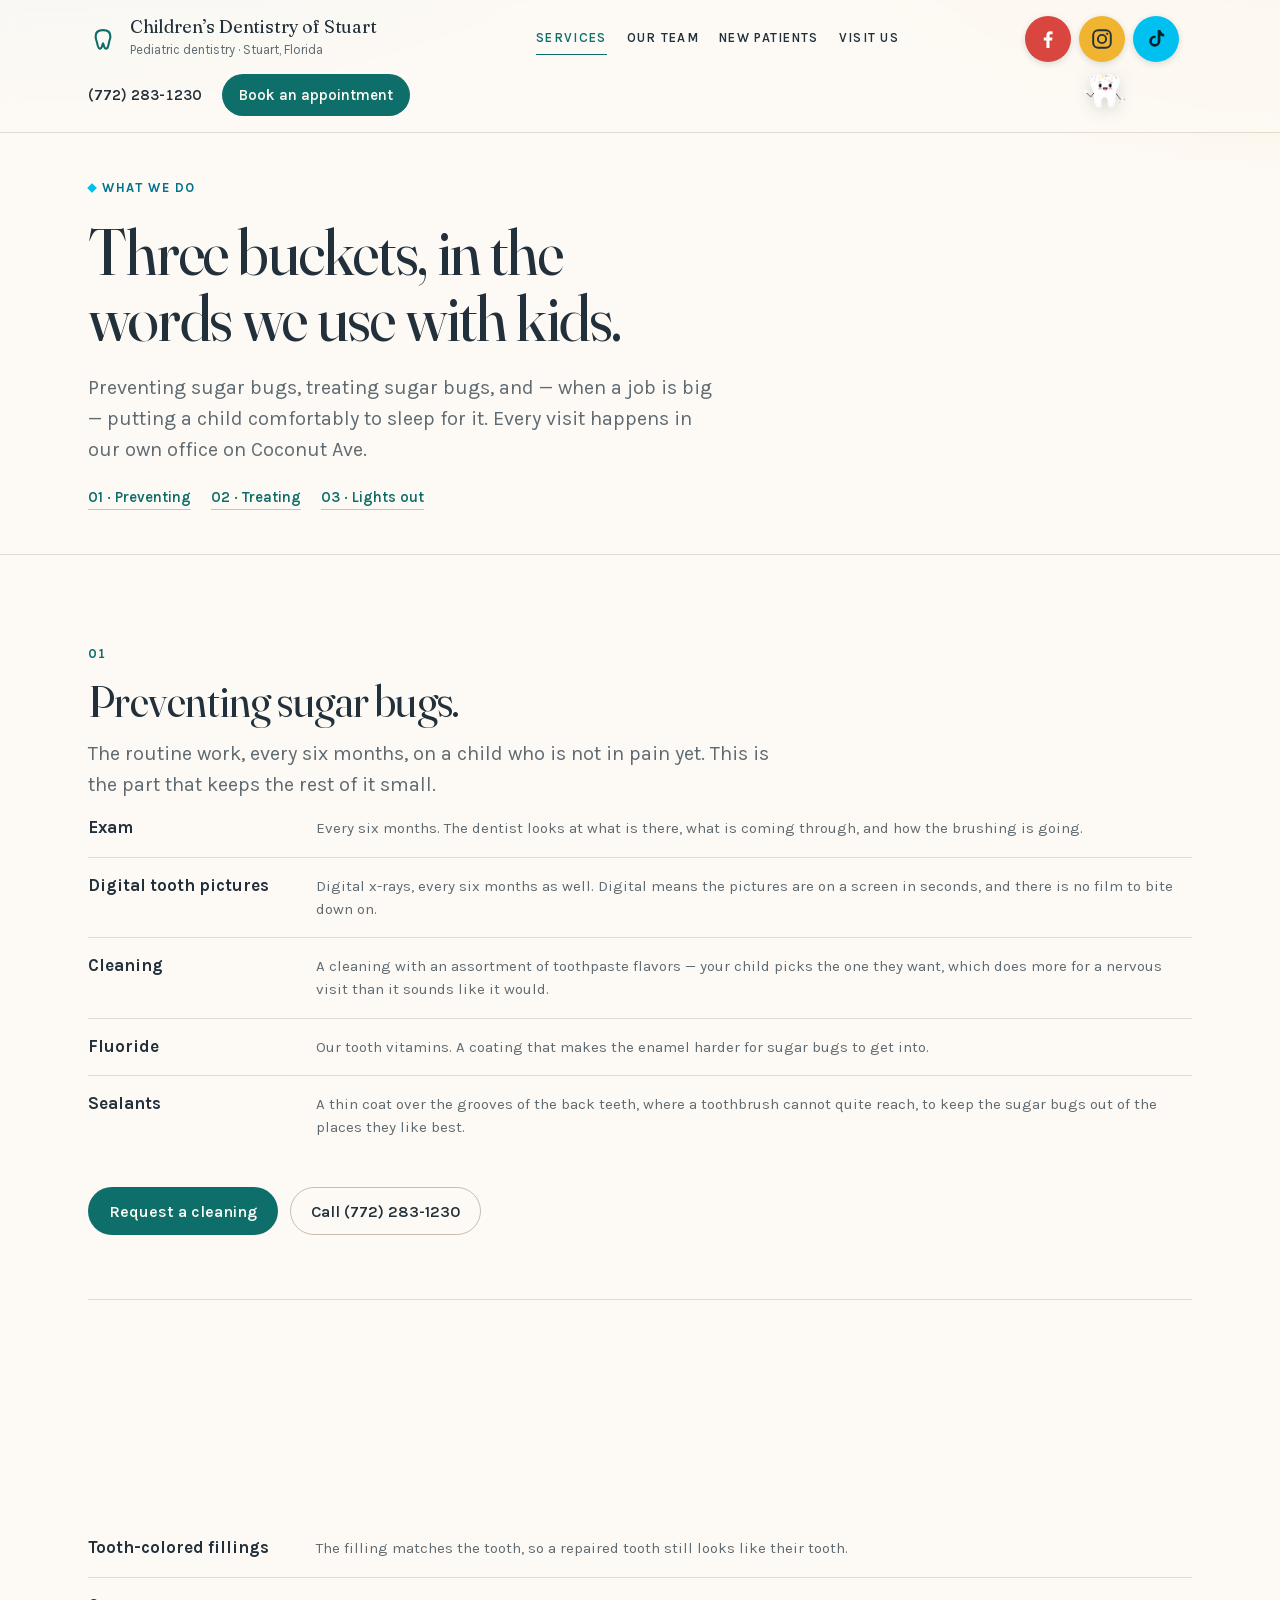
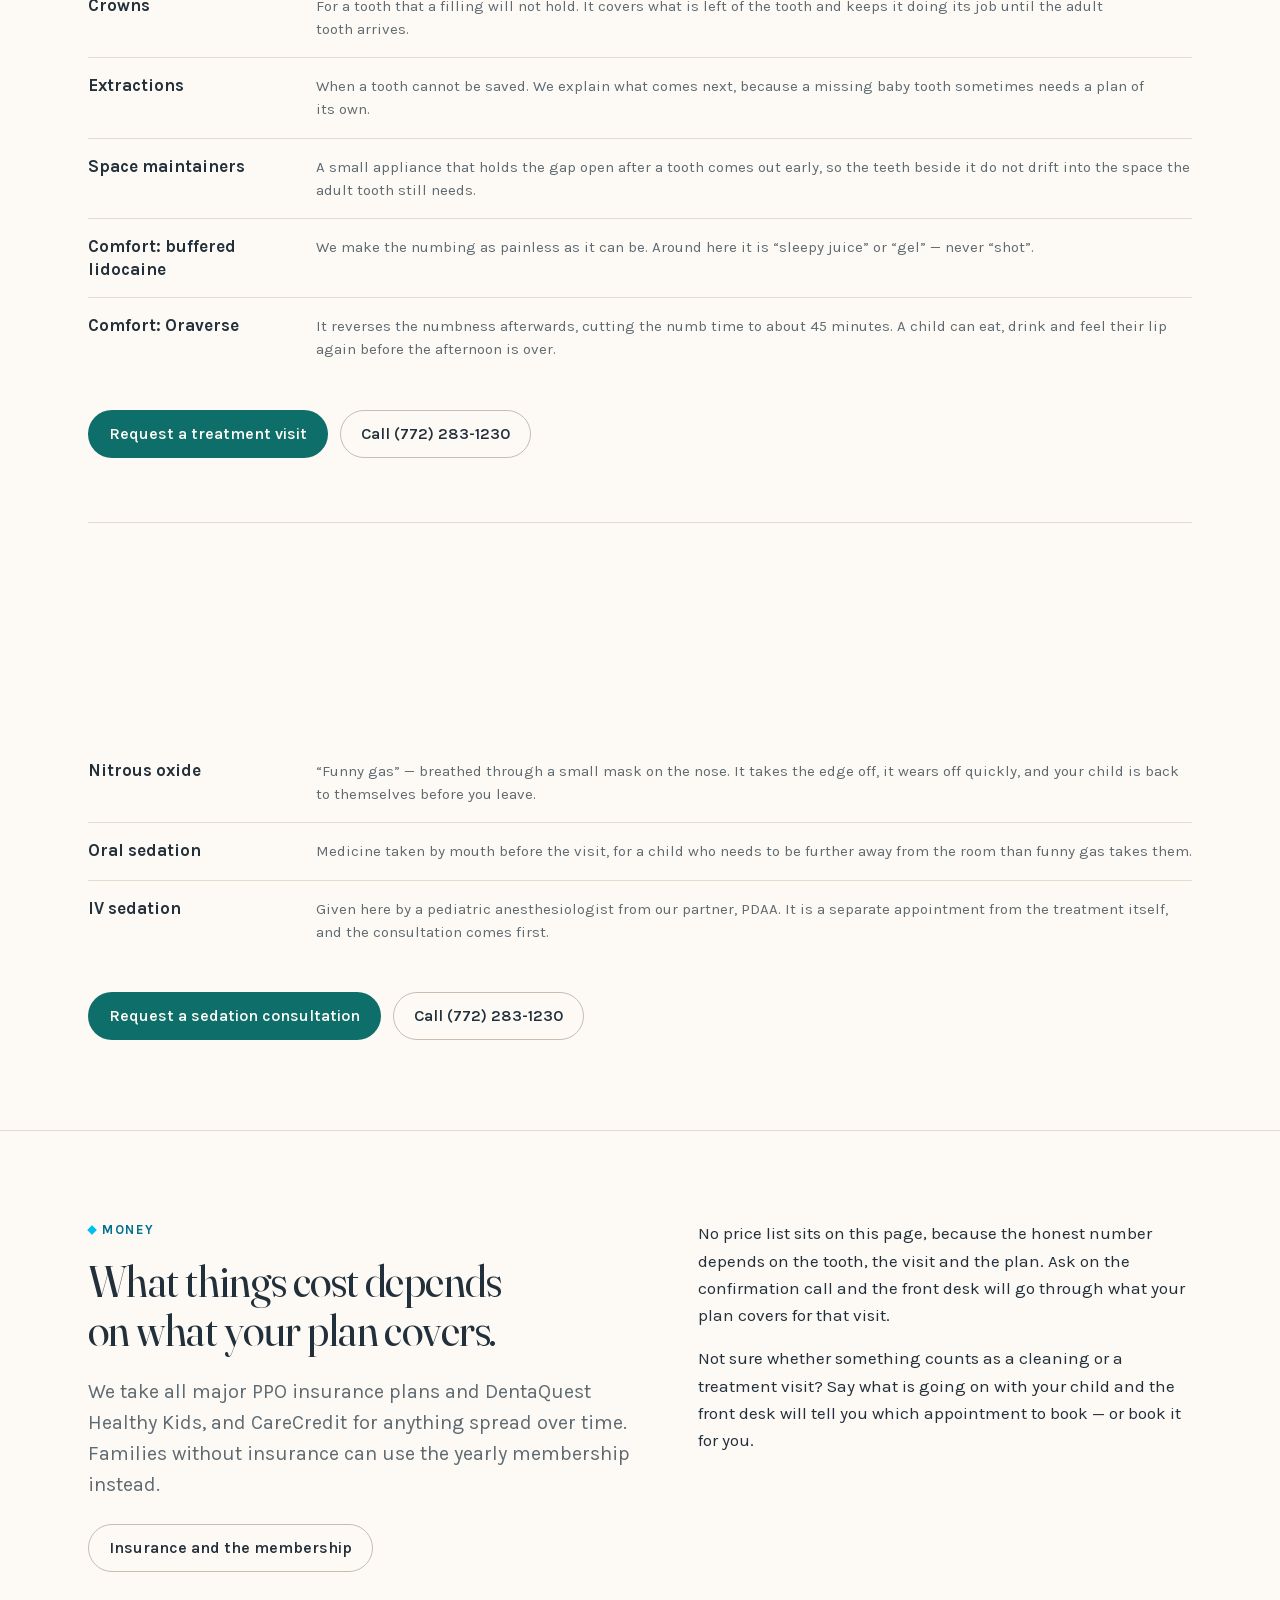
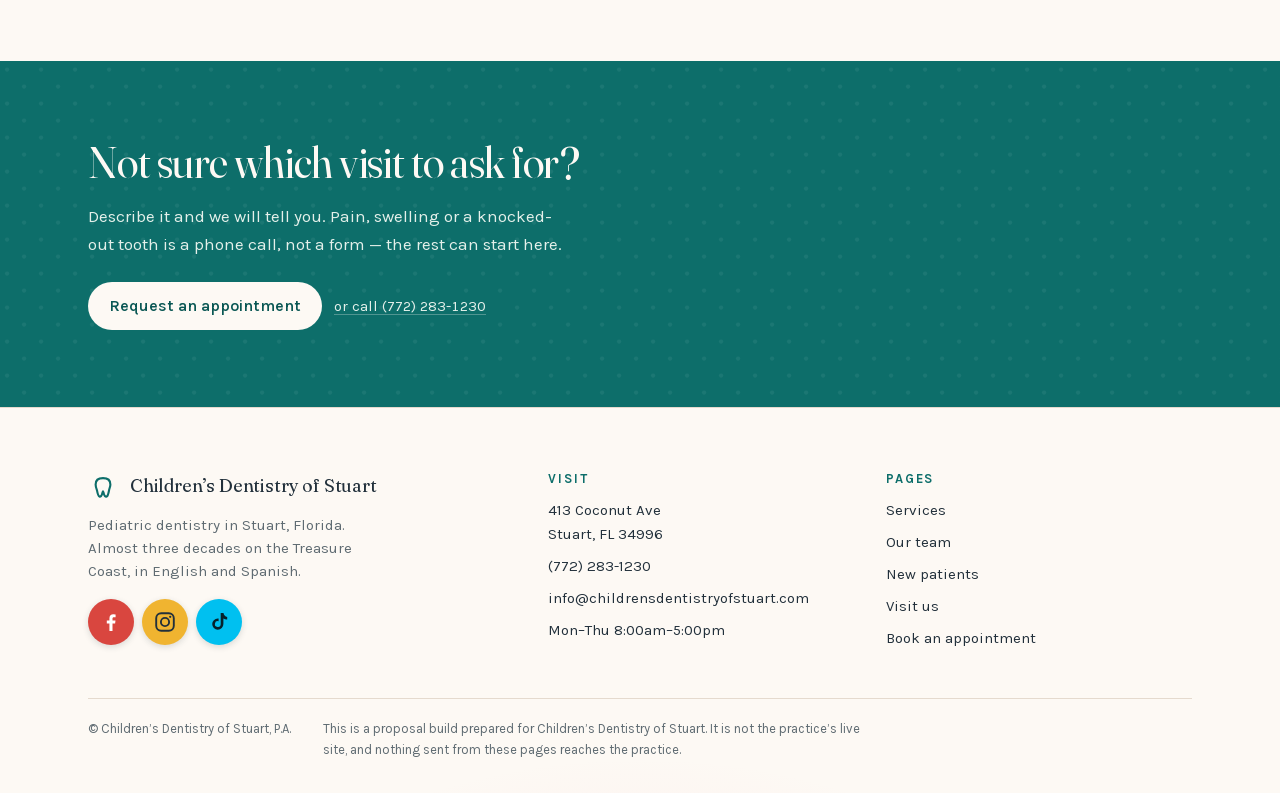
<file: services.html>
<!DOCTYPE html>
<html lang="en">
<head>
<meta charset="utf-8">
<meta name="viewport" content="width=device-width, initial-scale=1">
<title>Services — Children’s Dentistry of Stuart</title>
<meta name="description" content="Exams, cleanings, fluoride, sealants, tooth-colored fillings, crowns, extractions, space maintainers and sedation at Children’s Dentistry of Stuart in Stuart, Florida.">
<meta name="theme-color" content="#FDF9F4">
<link rel="icon" href="data:image/svg+xml,%3Csvg xmlns='http://www.w3.org/2000/svg' viewBox='0 0 32 32'%3E%3Crect width='32' height='32' rx='7' fill='%23FDF9F4'/%3E%3Cpath transform='translate(4 4)' d='M6.1 9.9C6.1 6.4 8.45 4.9 12 4.9c3.55 0 5.9 1.5 5.9 5 0 1.85-.75 3-1.1 4.85-.4 2.25-.8 4.45-1.9 4.85-1.1.4-1.8-.75-2.25-2.25-.3-1.05-.45-1.85-.65-1.85s-.35.8-.65 1.85c-.45 1.5-1.15 2.65-2.25 2.25-1.1-.4-1.5-2.6-1.9-4.85C6.5 12.9 6.1 11.75 6.1 9.9Z' fill='none' stroke='%230D6E6A' stroke-width='1.7' stroke-linejoin='round'/%3E%3C/svg%3E">
<link rel="stylesheet" href="assets/css/tokens.css">
<link rel="stylesheet" href="assets/css/styles.css">
<script>document.documentElement.classList.add('js');</script>
<!-- ============================================================
     AEO / SEO HEAD BLOCK — paste inside <head> on every page.
     Replace Pediatric Dental Services in Stuart, FL | Children's Dentistry of Stuart / Exams, digital x-rays, cleanings, fluoride and sealants; tooth-colored fillings, crowns, extractions and space maintainers; nitrous oxide, oral and IV sedation. Stuart, Florida. (772) 283-1230. / https://childrensdentistryofstuart.com/services.html per page.
     ============================================================ -->
<link rel="canonical" href="https://childrensdentistryofstuart.com/services.html">
<meta name="robots" content="index, follow, max-snippet:-1, max-image-preview:large, max-video-preview:-1">

<!-- Open Graph -->
<meta property="og:type" content="website">
<meta property="og:site_name" content="Children's Dentistry of Stuart">
<meta property="og:locale" content="en_US">
<meta property="og:title" content="Pediatric Dental Services in Stuart, FL | Children's Dentistry of Stuart">
<meta property="og:description" content="Exams, digital x-rays, cleanings, fluoride and sealants; tooth-colored fillings, crowns, extractions and space maintainers; nitrous oxide, oral and IV sedation. Stuart, Florida. (772) 283-1230.">
<meta property="og:url" content="https://childrensdentistryofstuart.com/services.html">
<meta property="og:image" content="https://childrensdentistryofstuart.com/assets/img/photos/doctors.jpg">
<meta property="og:image:alt" content="Dr. Julie Sugar and Dr. Nancy Torres outside the practice in Stuart, Florida">

<!-- Twitter / X -->
<meta name="twitter:card" content="summary_large_image">
<meta name="twitter:title" content="Pediatric Dental Services in Stuart, FL | Children's Dentistry of Stuart">
<meta name="twitter:description" content="Exams, digital x-rays, cleanings, fluoride and sealants; tooth-colored fillings, crowns, extractions and space maintainers; nitrous oxide, oral and IV sedation. Stuart, Florida. (772) 283-1230.">
<meta name="twitter:image" content="https://childrensdentistryofstuart.com/assets/img/photos/doctors.jpg">

<!-- Geo / local -->
<meta name="geo.region" content="US-FL">
<meta name="geo.placename" content="Stuart, Florida">
<meta name="geo.position" content="27.196835;-80.235463">
<meta name="ICBM" content="27.196835, -80.235463">

<!-- Structured data -->
<script type="application/ld+json">
{
 "@context": "https://schema.org",
 "@type": "Dentist",
 "@id": "https://childrensdentistryofstuart.com/#practice",
 "name": "Children's Dentistry of Stuart",
 "alternateName": "Children's Dentistry of Stuart, P.A.",
 "description": "Pediatric dental practice in Stuart, Florida, on the Treasure Coast. Two dentists — Dr. Nancy H. Torres and Dr. Julie A. Sugar, a mother and daughter — with almost three decades of experience. Visits in English and Spanish, with parents welcome in the treatment room.",
 "url": "https://childrensdentistryofstuart.com/",
 "telephone": "+1-772-283-1230",
 "email": "info@childrensdentistryofstuart.com",
 "image": [
  "https://childrensdentistryofstuart.com/assets/img/photos/office.jpg",
  "https://childrensdentistryofstuart.com/assets/img/photos/doctors.jpg"
 ],
 "logo": "https://childrensdentistryofstuart.com/assets/img/photos/logo.png",
 "priceRange": "$$",
 "address": {
  "@type": "PostalAddress",
  "streetAddress": "413 Coconut Ave",
  "addressLocality": "Stuart",
  "addressRegion": "FL",
  "postalCode": "34996",
  "addressCountry": "US"
 },
 "geo": {
  "@type": "GeoCoordinates",
  "latitude": 27.196835,
  "longitude": -80.235463
 },
 "hasMap": "https://www.google.com/maps/place/?q=place_id:ChIJJ7Qo13nd3ogRvwtux7a8OOg",
 "openingHoursSpecification": [
  {
   "@type": "OpeningHoursSpecification",
   "dayOfWeek": [
    "Monday",
    "Tuesday",
    "Wednesday",
    "Thursday"
   ],
   "opens": "08:00",
   "closes": "17:00"
  }
 ],
 "areaServed": [
  {
   "@type": "City",
   "name": "Stuart"
  },
  {
   "@type": "City",
   "name": "Palm City"
  },
  {
   "@type": "City",
   "name": "Jensen Beach"
  },
  {
   "@type": "City",
   "name": "Hobe Sound"
  },
  {
   "@type": "City",
   "name": "Port St. Lucie"
  },
  {
   "@type": "City",
   "name": "Indiantown"
  },
  {
   "@type": "AdministrativeArea",
   "name": "Martin County, Florida"
  }
 ],
 "availableLanguage": [
  {
   "@type": "Language",
   "name": "English"
  },
  {
   "@type": "Language",
   "name": "Spanish"
  }
 ],
 "sameAs": [
  "https://www.google.com/maps/place/?q=place_id:ChIJJ7Qo13nd3ogRvwtux7a8OOg",
  "https://www.facebook.com/childrensdentistryofstuart",
  "https://www.carecredit.com/doctor-locator/stuart-fl/childrens-dentistry-of-stuart-423cqr"
 ],
 "employee": [
  {
   "@type": "Person",
   "name": "Dr. Nancy H. Torres",
   "jobTitle": "Dentist",
   "honorificSuffix": "D.D.S."
  },
  {
   "@type": "Person",
   "name": "Dr. Julie A. Sugar",
   "jobTitle": "Dentist",
   "honorificSuffix": "D.M.D."
  }
 ],
 "availableService": [
  {
   "@type": "MedicalProcedure",
   "name": "Dental examination"
  },
  {
   "@type": "MedicalProcedure",
   "name": "Dental cleaning"
  },
  {
   "@type": "MedicalProcedure",
   "name": "Digital dental x-rays"
  },
  {
   "@type": "MedicalProcedure",
   "name": "Fluoride treatment"
  },
  {
   "@type": "MedicalProcedure",
   "name": "Dental sealants"
  },
  {
   "@type": "MedicalProcedure",
   "name": "Tooth-colored fillings"
  },
  {
   "@type": "MedicalProcedure",
   "name": "Dental crowns"
  },
  {
   "@type": "MedicalProcedure",
   "name": "Tooth extraction"
  },
  {
   "@type": "MedicalProcedure",
   "name": "Space maintainers"
  },
  {
   "@type": "MedicalProcedure",
   "name": "Nitrous oxide sedation"
  },
  {
   "@type": "MedicalProcedure",
   "name": "Oral sedation"
  },
  {
   "@type": "MedicalProcedure",
   "name": "Intravenous sedation"
  }
 ],
 "paymentAccepted": "Cash, Credit Card, Dental insurance",
 "currenciesAccepted": "USD",
 "isAcceptingNewPatients": true,
 "knowsAbout": [
  "pediatric dentistry",
  "preventive dentistry",
  "dental sedation for children"
 ]
}
</script>
<script type="application/ld+json">
{
 "@context": "https://schema.org",
 "@type": "WebSite",
 "@id": "https://childrensdentistryofstuart.com/#website",
 "url": "https://childrensdentistryofstuart.com/",
 "name": "Children's Dentistry of Stuart",
 "inLanguage": "en-US",
 "publisher": {
  "@id": "https://childrensdentistryofstuart.com/#practice"
 }
}
</script>
<script type="application/ld+json">
{
 "@context": "https://schema.org",
 "@type": "Person",
 "@id": "https://childrensdentistryofstuart.com/team.html#nancy-torres",
 "name": "Dr. Nancy H. Torres",
 "honorificSuffix": "D.D.S.",
 "jobTitle": "Dentist",
 "worksFor": {
  "@id": "https://childrensdentistryofstuart.com/#practice"
 },
 "knowsLanguage": [
  "English",
  "Spanish"
 ]
}
</script>
<script type="application/ld+json">
{
 "@context": "https://schema.org",
 "@type": "Person",
 "@id": "https://childrensdentistryofstuart.com/team.html#julie-sugar",
 "name": "Dr. Julie A. Sugar",
 "honorificSuffix": "D.M.D.",
 "jobTitle": "Dentist",
 "worksFor": {
  "@id": "https://childrensdentistryofstuart.com/#practice"
 },
 "knowsLanguage": [
  "English",
  "Spanish"
 ]
}
</script>
<script type="application/ld+json">
{
 "@context": "https://schema.org",
 "@type": "FAQPage",
 "@id": "https://childrensdentistryofstuart.com/#faq",
 "mainEntity": [
  {
   "@type": "Question",
   "name": "What age should a child first see a dentist?",
   "acceptedAnswer": {
    "@type": "Answer",
    "text": "Children's Dentistry of Stuart treats children from infancy through young adulthood, up to age 21. The practice's routine schedule is a dental examination every six months, and an infant is booked as a new patient exam so there is time to settle in."
   }
  },
  {
   "@type": "Question",
   "name": "Does Children's Dentistry of Stuart take my dental insurance?",
   "acceptedAnswer": {
    "@type": "Answer",
    "text": "The practice accepts all major PPO dental plans and DentaQuest Healthy Kids, and also accepts CareCredit. Because benefits differ by plan and by family, the practice asks you to call (772) 283-1230 so a team member can check your specific coverage before the visit."
   }
  },
  {
   "@type": "Question",
   "name": "What if we do not have dental insurance?",
   "acceptedAnswer": {
    "@type": "Answer",
    "text": "There is a self-pay membership: $250 a year for ages 0 to 2, $350 a year for ages 3 to 12, and $400 a year for ages 13 and up. Coverage begins once the signed contract and full payment are received, runs for one year, and is non-refundable and non-transferable. Patients with insurance are not eligible, and it is up to the family to schedule the two routine cleanings each year."
   }
  },
  {
   "@type": "Question",
   "name": "Can I stay in the room with my child?",
   "acceptedAnswer": {
    "@type": "Answer",
    "text": "Yes. The practice has an open-door policy: every parent is welcome to come into the back with their child for every visit, not only the first one."
   }
  },
  {
   "@type": "Question",
   "name": "Do the dentists speak Spanish?",
   "acceptedAnswer": {
    "@type": "Answer",
    "text": "Yes. Dr. Sugar, Dr. Torres and several members of the team are fluent in both English and Spanish, so the conversation can happen in the language a family thinks in."
   }
  },
  {
   "@type": "Question",
   "name": "What sedation options are available for a nervous child?",
   "acceptedAnswer": {
    "@type": "Answer",
    "text": "Three, in increasing order: nitrous oxide (\"funny gas\"), oral sedation taken as a prescription in the office, and IV sedation with a pediatric anesthesiologist from PDAA, given in the practice's own office. The team also buffers the local anaesthetic so the numbing does not sting, and uses Oraverse to bring feeling back in about 45 minutes instead of several hours."
   }
  },
  {
   "@type": "Question",
   "name": "Where is the office and when is it open?",
   "acceptedAnswer": {
    "@type": "Answer",
    "text": "The practice is at 413 Coconut Ave, Stuart, FL 34996, open Monday to Thursday from 8:00am to 5:00pm and closed Friday through Sunday. The phone number is (772) 283-1230. Confirm current hours with the practice before you travel, because archived versions of the site list a 4:30pm close."
   }
  },
  {
   "@type": "Question",
   "name": "How do I book a first appointment?",
   "acceptedAnswer": {
    "@type": "Answer",
    "text": "Use the appointment form on this site or call (772) 283-1230. The form requests a time; the front desk calls you back to confirm it. If your child is in pain, has facial swelling, or has knocked out a tooth, call instead of using the form."
   }
  }
 ]
}
</script>

</head>
<body>

<a class="skip-link" href="#main">Skip to content</a>

<header class="site-header">
  <div class="container header-inner">
    <a class="brand" href="index.html">
      <img class="brand__mark" src="assets/img/mark.svg" alt="" width="30" height="30">
      <span class="brand__text">
        <span class="brand__name">Children’s Dentistry of Stuart</span>
        <span class="brand__sub">Pediatric dentistry · Stuart, Florida</span>
      </span>
    </a>

    <nav class="site-nav" aria-label="Primary">
      <ul>
        <li><a href="services.html" aria-current="page">Services</a></li>
        <li><a href="team.html">Our team</a></li>
        <li><a href="new-patients.html">New patients</a></li>
        <li><a href="visit.html">Visit us</a></li>
      </ul>
    </nav>
      <div class="header-socials">
        <ul class="socials socials--header" aria-label="Follow Children's Dentistry of Stuart">
        <li class="social social--facebook"><a href="https://www.facebook.com/childrensdentistryofstuart" target="_blank" rel="noopener noreferrer"><span class="sr-only">Facebook</span><svg viewBox="0 0 24 24" width="24" height="24" aria-hidden="true" focusable="false"><path fill="currentColor" d="M13.5 21v-7.5h2.6l.4-3h-3V8.6c0-.87.24-1.46 1.49-1.46H16.6V4.46A20 20 0 0 0 14.3 4.3c-2.3 0-3.87 1.4-3.87 3.98V10.5H7.8v3h2.63V21h3.07Z"/></svg></a></li>
        <li class="social social--instagram"><a href="https://www.instagram.com/childrensdentistryofstuart" target="_blank" rel="noopener noreferrer"><span class="sr-only">Instagram</span><svg viewBox="0 0 24 24" width="24" height="24" aria-hidden="true" focusable="false" fill="none" stroke="currentColor" stroke-width="1.9"><rect x="3.2" y="3.2" width="17.6" height="17.6" rx="5"/><circle cx="12" cy="12" r="4.1"/><circle cx="17.2" cy="6.8" r="1.15" fill="currentColor" stroke="none"/></svg></a></li>
        <li class="social social--tiktok"><a href="https://www.tiktok.com/@drsugarschildrensdentist" target="_blank" rel="noopener noreferrer"><span class="sr-only">Tiktok</span><svg viewBox="0 0 24 24" width="24" height="24" aria-hidden="true" focusable="false"><path fill="currentColor" d="M16.5 3c.3 2.1 1.6 3.6 3.7 3.9v2.6c-1.4.1-2.7-.3-3.8-1v5.6a5.6 5.6 0 1 1-5.6-5.6c.3 0 .5 0 .8.06v2.7a2.9 2.9 0 1 0 2.1 2.8V3h2.8Z"/></svg></a></li>
      </ul>
        <span class="header-mascot" aria-hidden="true"><img src="assets/img/photos/toothy.png" alt="" width="44" height="44" decoding="async"></span>
      </div>
      <div class="header-actions">
      <a class="header-phone" href="tel:+17722831230">(772) 283-1230</a>
      <a class="btn btn--primary btn--sm" href="book.html">Book an appointment</a>
    </div>
  </div>
</header>

<main id="main">

  <!-- 1. Head ------------------------------------------------------------- -->
  <section class="page-head" aria-labelledby="page-title">
    <div class="container">
      <div class="page-head__inner" data-reveal>
        <p class="eyebrow">What we do</p>
        <h1 id="page-title">Three buckets, in the words we use with kids.</h1>
        <p class="lead">Preventing sugar bugs, treating sugar bugs, and — when a job is big — putting a child
          comfortably to sleep for it. Every visit happens in our own office on Coconut Ave.</p>

        <nav class="index-links" aria-label="On this page">
          <a href="#preventing">01 · Preventing</a>
          <a href="#treating">02 · Treating</a>
          <a href="#sedation">03 · Lights out</a>
        </nav>
      </div>
    </div>
  </section>

  <!-- 2. The three buckets ------------------------------------------------ -->
  <section class="section section--ruled" aria-labelledby="buckets-title">
    <div class="container">
      <h2 id="buckets-title" class="visually-hidden">Services</h2>

      <article class="bucket" id="preventing" aria-labelledby="preventing-title">
        <div class="bucket__head" data-reveal>
          <p class="bucket__num">01</p>
          <h2 id="preventing-title">Preventing sugar bugs.</h2>
          <p class="lead">The routine work, every six months, on a child who is not in pain yet. This is the
            part that keeps the rest of it small.</p>
        </div>

        <dl class="ledger">
          <div>
            <dt>Exam</dt>
            <dd>Every six months. The dentist looks at what is there, what is coming through, and how the
              brushing is going.</dd>
          </div>
          <div>
            <dt>Digital tooth pictures</dt>
            <dd>Digital x-rays, every six months as well. Digital means the pictures are on a screen in
              seconds, and there is no film to bite down on.</dd>
          </div>
          <div>
            <dt>Cleaning</dt>
            <dd>A cleaning with an assortment of toothpaste flavors — your child picks the one they want,
              which does more for a nervous visit than it sounds like it would.</dd>
          </div>
          <div>
            <dt>Fluoride</dt>
            <dd>Our tooth vitamins. A coating that makes the enamel harder for sugar bugs to get into.</dd>
          </div>
          <div>
            <dt>Sealants</dt>
            <dd>A thin coat over the grooves of the back teeth, where a toothbrush cannot quite reach, to
              keep the sugar bugs out of the places they like best.</dd>
          </div>
        </dl>

        <div class="actions u-mt-8">
          <a class="btn btn--primary" href="book.html">Request a cleaning</a>
          <a class="btn btn--secondary" href="tel:+17722831230">Call (772) 283-1230</a>
        </div>
      </article>

      <article class="bucket" id="treating" aria-labelledby="treating-title">
        <div class="bucket__head" data-reveal>
          <p class="bucket__num">02</p>
          <h2 id="treating-title">Treating sugar bugs.</h2>
          <p class="lead">When one gets past the brushing. The work is the work — the part we take seriously
            is how the numbing feels and how long it lasts.</p>
        </div>

        <dl class="ledger">
          <div>
            <dt>Tooth-colored fillings</dt>
            <dd>The filling matches the tooth, so a repaired tooth still looks like their tooth.</dd>
          </div>
          <div>
            <dt>Crowns</dt>
            <dd>For a tooth that a filling will not hold. It covers what is left of the tooth and keeps it
              doing its job until the adult tooth arrives.</dd>
          </div>
          <div>
            <dt>Extractions</dt>
            <dd>When a tooth cannot be saved. We explain what comes next, because a missing baby tooth
              sometimes needs a plan of its own.</dd>
          </div>
          <div>
            <dt>Space maintainers</dt>
            <dd>A small appliance that holds the gap open after a tooth comes out early, so the teeth beside
              it do not drift into the space the adult tooth still needs.</dd>
          </div>
          <div>
            <dt>Comfort: buffered lidocaine</dt>
            <dd>We make the numbing as painless as it can be. Around here it is “sleepy juice” or “gel” —
              never “shot”.</dd>
          </div>
          <div>
            <dt>Comfort: Oraverse</dt>
            <dd>It reverses the numbness afterwards, cutting the numb time to about 45 minutes. A child can
              eat, drink and feel their lip again before the afternoon is over.</dd>
          </div>
        </dl>

        <div class="actions u-mt-8">
          <a class="btn btn--primary" href="book.html">Request a treatment visit</a>
          <a class="btn btn--secondary" href="tel:+17722831230">Call (772) 283-1230</a>
        </div>
      </article>

      <article class="bucket" id="sedation" aria-labelledby="sedation-title">
        <div class="bucket__head" data-reveal>
          <p class="bucket__num">03</p>
          <h2 id="sedation-title">Lights out sugar bugs.</h2>
          <p class="lead">For the bigger jobs, or the child who needs more help than a kind voice can give
            that day. All of it happens here, in our own office.</p>
        </div>

        <dl class="ledger">
          <div>
            <dt>Nitrous oxide</dt>
            <dd>“Funny gas” — breathed through a small mask on the nose. It takes the edge off, it wears off
              quickly, and your child is back to themselves before you leave.</dd>
          </div>
          <div>
            <dt>Oral sedation</dt>
            <dd>Medicine taken by mouth before the visit, for a child who needs to be further away from
              the room than funny gas takes them.</dd>
          </div>
          <div>
            <dt>IV sedation</dt>
            <dd>Given here by a pediatric anesthesiologist from our partner, PDAA. It is a separate
              appointment from the treatment itself, and the consultation comes first.</dd>
          </div>
        </dl>

        <div class="actions u-mt-8">
          <a class="btn btn--primary" href="book.html">Request a sedation consultation</a>
          <a class="btn btn--secondary" href="tel:+17722831230">Call (772) 283-1230</a>
        </div>
      </article>
    </div>
  </section>

  <!-- 3. How it is paid for ----------------------------------------------- -->
  <section class="section section--ruled" aria-labelledby="money-title">
    <div class="container">
      <div class="split">
        <div class="split-head" data-reveal>
          <p class="eyebrow">Money</p>
          <h2 id="money-title">What things cost depends on what your plan covers.</h2>
          <p class="lead">We take all major PPO insurance plans and DentaQuest Healthy Kids, and CareCredit
            for anything spread over time. Families without insurance can use the yearly membership instead.</p>
          <div class="actions">
            <a class="btn btn--secondary" href="new-patients.html">Insurance and the membership</a>
          </div>
        </div>

        <div class="prose">
          <p>No price list sits on this page, because the honest number depends on the tooth, the visit and
            the plan. Ask on the confirmation call and the front desk will go through what your plan covers
            for that visit.</p>
          <p>Not sure whether something counts as a cleaning or a treatment visit? Say what is going on with
            your child and the front desk will tell you which appointment to book — or book it for you.</p>
        </div>
      </div>
    </div>
  </section>

  <!-- 4. Closing band ----------------------------------------------------- -->
  <section class="band on-teal" aria-labelledby="band-title">
    <div class="container">
      <h2 id="band-title">Not sure which visit to ask for?</h2>
      <p>Describe it and we will tell you. Pain, swelling or a knocked-out tooth is a phone call, not a
        form — the rest can start here.</p>
      <div class="actions">
        <a class="btn btn--paper" href="book.html">Request an appointment</a>
        <a class="band__phone" href="tel:+17722831230">or call (772) 283-1230</a>
      </div>
    </div>
  </section>

</main>

<footer class="site-footer">
  <div class="container">
    <div class="footer__grid">
      <div class="footer__brand">
        <a class="brand" href="index.html">
          <img class="brand__mark" src="assets/img/mark.svg" alt="" width="30" height="30">
          <span class="brand__text">
            <span class="brand__name">Children’s Dentistry of Stuart</span>
          </span>
        </a>
        <p class="small">Pediatric dentistry in Stuart, Florida. Almost three decades on the Treasure Coast, in
          English and Spanish.</p>
        <div class="footer__social"><ul class="socials socials--footer" aria-label="Follow Children's Dentistry of Stuart">
        <li class="social social--facebook"><a href="https://www.facebook.com/childrensdentistryofstuart" target="_blank" rel="noopener noreferrer"><span class="sr-only">Facebook</span><svg viewBox="0 0 24 24" width="24" height="24" aria-hidden="true" focusable="false"><path fill="currentColor" d="M13.5 21v-7.5h2.6l.4-3h-3V8.6c0-.87.24-1.46 1.49-1.46H16.6V4.46A20 20 0 0 0 14.3 4.3c-2.3 0-3.87 1.4-3.87 3.98V10.5H7.8v3h2.63V21h3.07Z"/></svg></a></li>
        <li class="social social--instagram"><a href="https://www.instagram.com/childrensdentistryofstuart" target="_blank" rel="noopener noreferrer"><span class="sr-only">Instagram</span><svg viewBox="0 0 24 24" width="24" height="24" aria-hidden="true" focusable="false" fill="none" stroke="currentColor" stroke-width="1.9"><rect x="3.2" y="3.2" width="17.6" height="17.6" rx="5"/><circle cx="12" cy="12" r="4.1"/><circle cx="17.2" cy="6.8" r="1.15" fill="currentColor" stroke="none"/></svg></a></li>
        <li class="social social--tiktok"><a href="https://www.tiktok.com/@drsugarschildrensdentist" target="_blank" rel="noopener noreferrer"><span class="sr-only">Tiktok</span><svg viewBox="0 0 24 24" width="24" height="24" aria-hidden="true" focusable="false"><path fill="currentColor" d="M16.5 3c.3 2.1 1.6 3.6 3.7 3.9v2.6c-1.4.1-2.7-.3-3.8-1v5.6a5.6 5.6 0 1 1-5.6-5.6c.3 0 .5 0 .8.06v2.7a2.9 2.9 0 1 0 2.1 2.8V3h2.8Z"/></svg></a></li>
      </ul></div>
        </div>

      <div class="footer__col">
        <h2>Visit</h2>
        <ul>
          <li>413 Coconut Ave<br>Stuart, FL 34996</li>
          <li><a href="tel:+17722831230">(772) 283-1230</a></li>
          <li><a href="mailto:info@childrensdentistryofstuart.com">info@childrensdentistryofstuart.com</a></li>
          <li>Mon–Thu 8:00am–5:00pm</li>
        </ul>
      </div>

      <div class="footer__col">
        <h2>Pages</h2>
        <ul>
          <li><a href="services.html">Services</a></li>
          <li><a href="team.html">Our team</a></li>
          <li><a href="new-patients.html">New patients</a></li>
          <li><a href="visit.html">Visit us</a></li>
          <li><a href="book.html">Book an appointment</a></li>
        </ul>
      </div>
    </div>

    <div class="footer__bottom">
      <p>© Children’s Dentistry of Stuart, P.A.</p>
      <p>This is a proposal build prepared for Children’s Dentistry of Stuart. It is not the practice’s live site,
        and nothing sent from these pages reaches the practice.</p>
    </div>
  </div>
</footer>

<div class="action-bar">
  <a class="action-bar__call" href="tel:+17722831230">Call (772) 283-1230</a>
  <a class="btn btn--primary btn--sm" href="book.html">Book</a>
</div>

<script src="assets/js/reveal.js"></script>
</body>
</html>
</file>
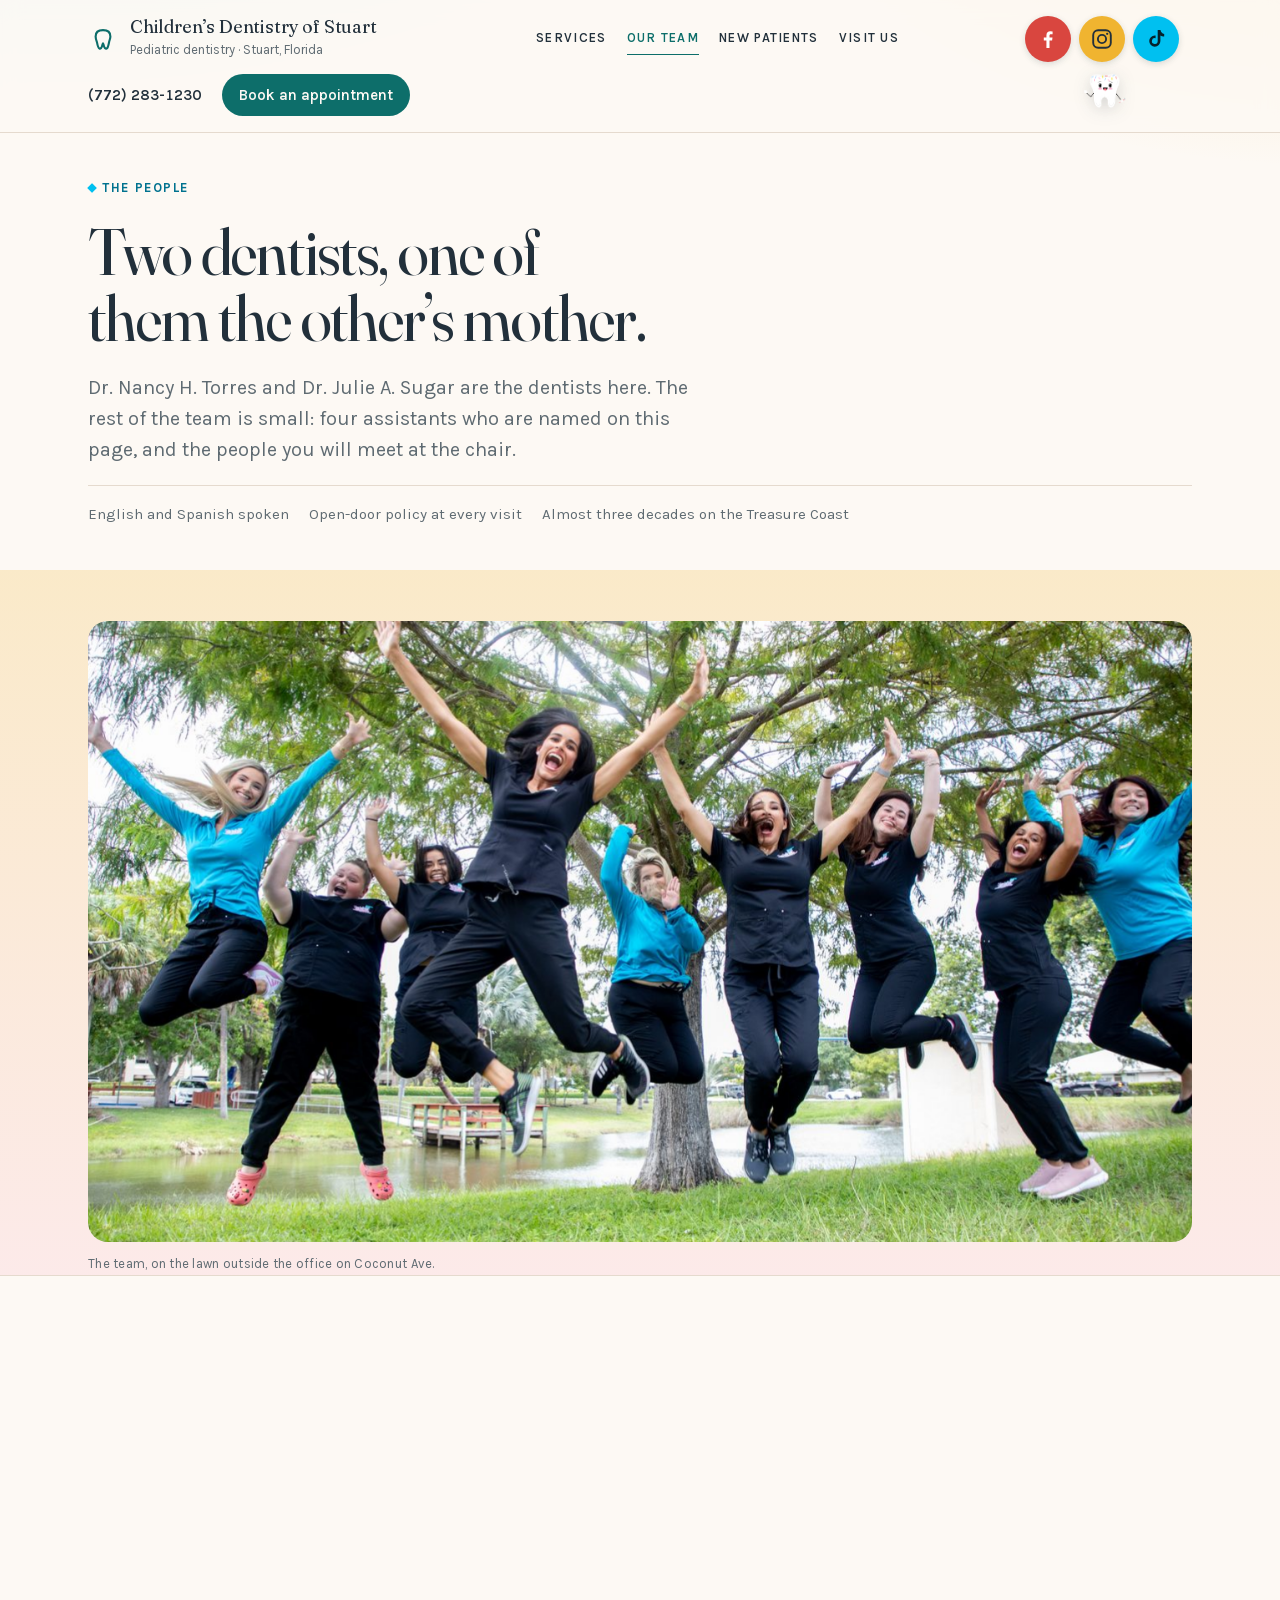
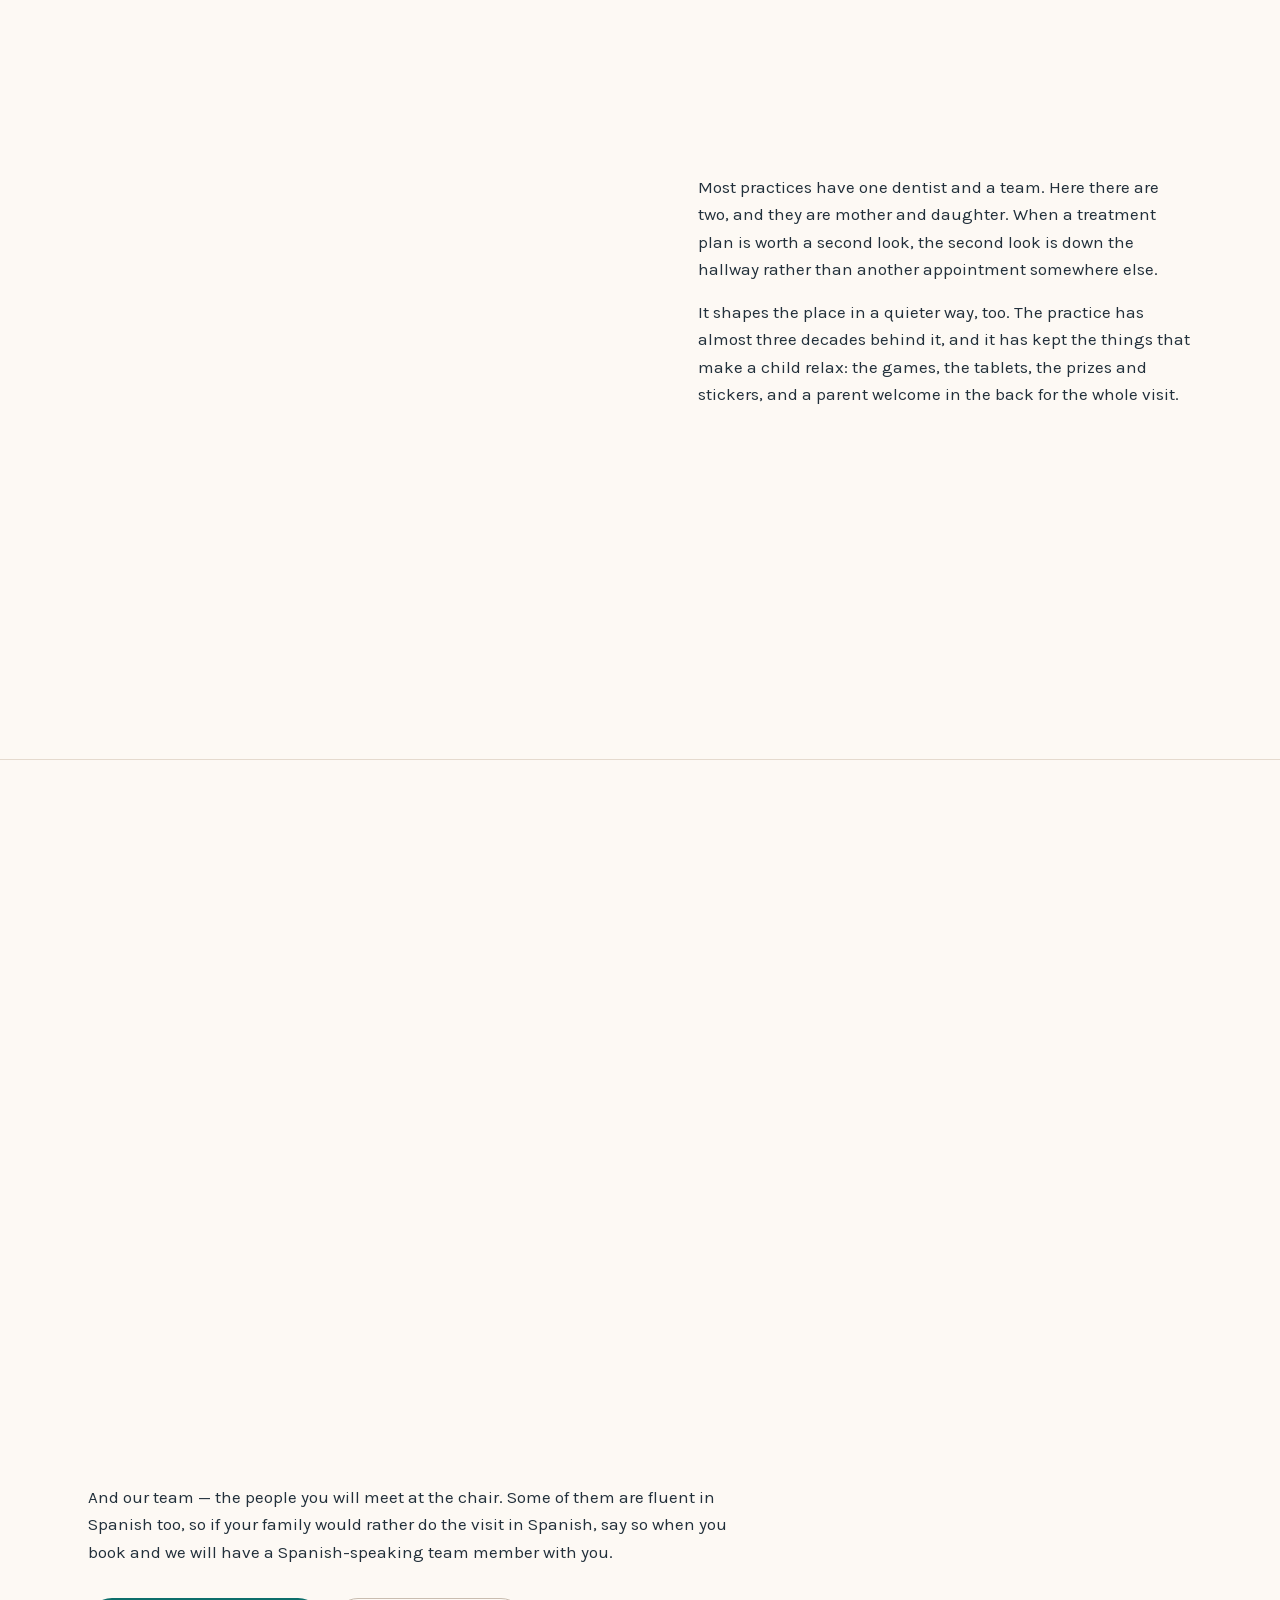
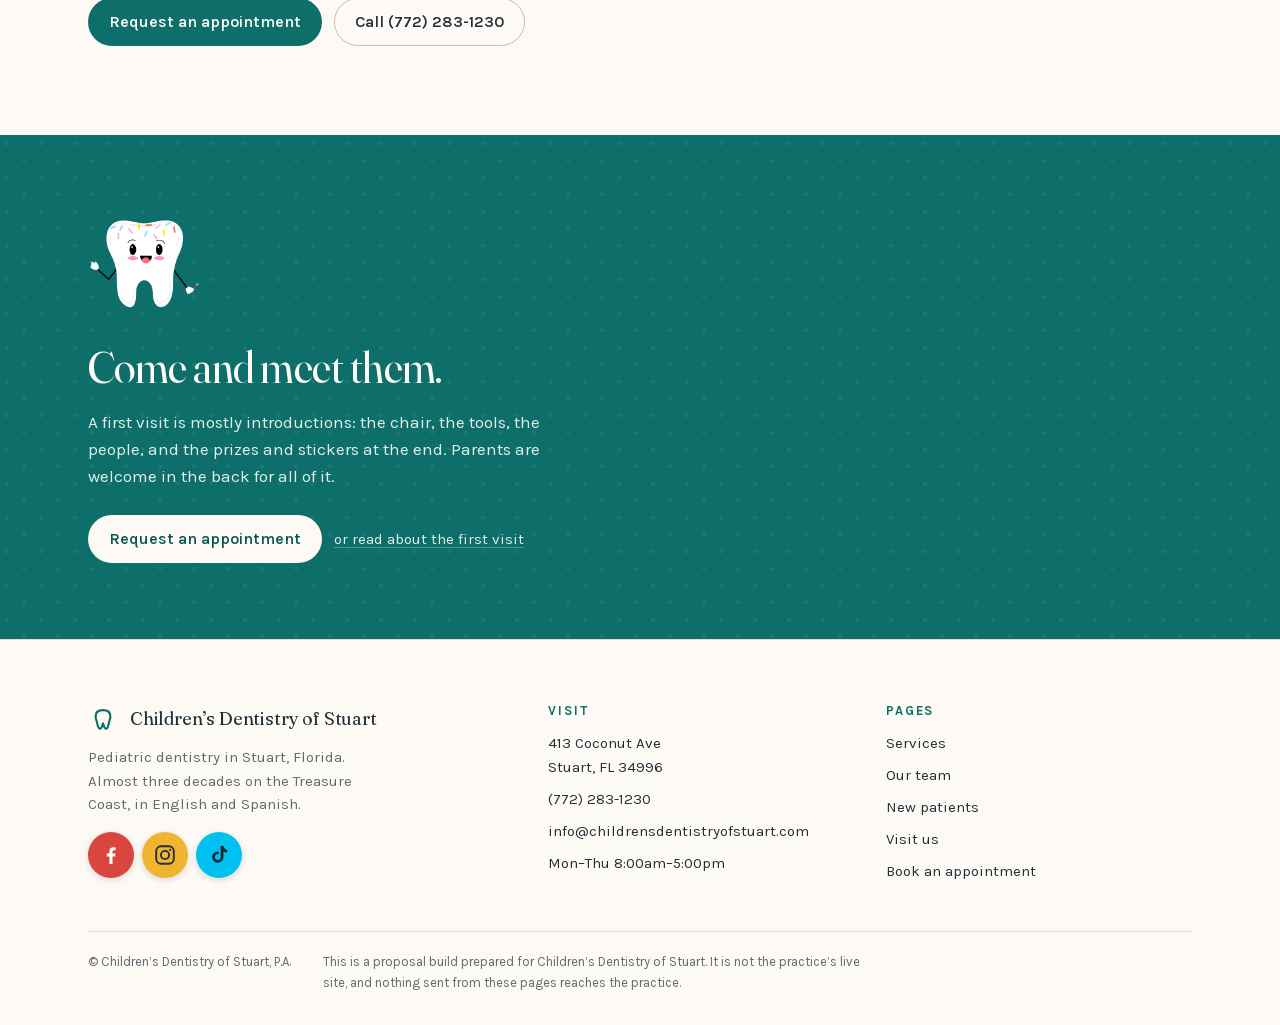
<file: team.html>
<!DOCTYPE html>
<html lang="en">
<head>
<meta charset="utf-8">
<meta name="viewport" content="width=device-width, initial-scale=1">
<title>Our team — Children’s Dentistry of Stuart</title>
<meta name="description" content="Dr. Nancy H. Torres and Dr. Julie A. Sugar, the mother–daughter dentists at Children’s Dentistry of Stuart, with Quinn, Abby, Krissy and Erika.">
<meta name="theme-color" content="#FDF9F4">
<link rel="icon" href="data:image/svg+xml,%3Csvg xmlns='http://www.w3.org/2000/svg' viewBox='0 0 32 32'%3E%3Crect width='32' height='32' rx='7' fill='%23FDF9F4'/%3E%3Cpath transform='translate(4 4)' d='M6.1 9.9C6.1 6.4 8.45 4.9 12 4.9c3.55 0 5.9 1.5 5.9 5 0 1.85-.75 3-1.1 4.85-.4 2.25-.8 4.45-1.9 4.85-1.1.4-1.8-.75-2.25-2.25-.3-1.05-.45-1.85-.65-1.85s-.35.8-.65 1.85c-.45 1.5-1.15 2.65-2.25 2.25-1.1-.4-1.5-2.6-1.9-4.85C6.5 12.9 6.1 11.75 6.1 9.9Z' fill='none' stroke='%230D6E6A' stroke-width='1.7' stroke-linejoin='round'/%3E%3C/svg%3E">
<link rel="stylesheet" href="assets/css/tokens.css">
<link rel="stylesheet" href="assets/css/styles.css">
<script>document.documentElement.classList.add('js');</script>
<!-- ============================================================
     AEO / SEO HEAD BLOCK — paste inside <head> on every page.
     Replace Our Dentists and Team | Children's Dentistry of Stuart, FL / Dr. Nancy H. Torres and Dr. Julie A. Sugar, a mother and daughter practicing pediatric dentistry together in Stuart, Florida, with their clinical team. / https://childrensdentistryofstuart.com/team.html per page.
     ============================================================ -->
<link rel="canonical" href="https://childrensdentistryofstuart.com/team.html">
<meta name="robots" content="index, follow, max-snippet:-1, max-image-preview:large, max-video-preview:-1">

<!-- Open Graph -->
<meta property="og:type" content="website">
<meta property="og:site_name" content="Children's Dentistry of Stuart">
<meta property="og:locale" content="en_US">
<meta property="og:title" content="Our Dentists and Team | Children's Dentistry of Stuart, FL">
<meta property="og:description" content="Dr. Nancy H. Torres and Dr. Julie A. Sugar, a mother and daughter practicing pediatric dentistry together in Stuart, Florida, with their clinical team.">
<meta property="og:url" content="https://childrensdentistryofstuart.com/team.html">
<meta property="og:image" content="https://childrensdentistryofstuart.com/assets/img/photos/doctors.jpg">
<meta property="og:image:alt" content="Dr. Julie Sugar and Dr. Nancy Torres outside the practice in Stuart, Florida">

<!-- Twitter / X -->
<meta name="twitter:card" content="summary_large_image">
<meta name="twitter:title" content="Our Dentists and Team | Children's Dentistry of Stuart, FL">
<meta name="twitter:description" content="Dr. Nancy H. Torres and Dr. Julie A. Sugar, a mother and daughter practicing pediatric dentistry together in Stuart, Florida, with their clinical team.">
<meta name="twitter:image" content="https://childrensdentistryofstuart.com/assets/img/photos/doctors.jpg">

<!-- Geo / local -->
<meta name="geo.region" content="US-FL">
<meta name="geo.placename" content="Stuart, Florida">
<meta name="geo.position" content="27.196835;-80.235463">
<meta name="ICBM" content="27.196835, -80.235463">

<!-- Structured data -->
<script type="application/ld+json">
{
 "@context": "https://schema.org",
 "@type": "Dentist",
 "@id": "https://childrensdentistryofstuart.com/#practice",
 "name": "Children's Dentistry of Stuart",
 "alternateName": "Children's Dentistry of Stuart, P.A.",
 "description": "Pediatric dental practice in Stuart, Florida, on the Treasure Coast. Two dentists — Dr. Nancy H. Torres and Dr. Julie A. Sugar, a mother and daughter — with almost three decades of experience. Visits in English and Spanish, with parents welcome in the treatment room.",
 "url": "https://childrensdentistryofstuart.com/",
 "telephone": "+1-772-283-1230",
 "email": "info@childrensdentistryofstuart.com",
 "image": [
  "https://childrensdentistryofstuart.com/assets/img/photos/office.jpg",
  "https://childrensdentistryofstuart.com/assets/img/photos/doctors.jpg"
 ],
 "logo": "https://childrensdentistryofstuart.com/assets/img/photos/logo.png",
 "priceRange": "$$",
 "address": {
  "@type": "PostalAddress",
  "streetAddress": "413 Coconut Ave",
  "addressLocality": "Stuart",
  "addressRegion": "FL",
  "postalCode": "34996",
  "addressCountry": "US"
 },
 "geo": {
  "@type": "GeoCoordinates",
  "latitude": 27.196835,
  "longitude": -80.235463
 },
 "hasMap": "https://www.google.com/maps/place/?q=place_id:ChIJJ7Qo13nd3ogRvwtux7a8OOg",
 "openingHoursSpecification": [
  {
   "@type": "OpeningHoursSpecification",
   "dayOfWeek": [
    "Monday",
    "Tuesday",
    "Wednesday",
    "Thursday"
   ],
   "opens": "08:00",
   "closes": "17:00"
  }
 ],
 "areaServed": [
  {
   "@type": "City",
   "name": "Stuart"
  },
  {
   "@type": "City",
   "name": "Palm City"
  },
  {
   "@type": "City",
   "name": "Jensen Beach"
  },
  {
   "@type": "City",
   "name": "Hobe Sound"
  },
  {
   "@type": "City",
   "name": "Port St. Lucie"
  },
  {
   "@type": "City",
   "name": "Indiantown"
  },
  {
   "@type": "AdministrativeArea",
   "name": "Martin County, Florida"
  }
 ],
 "availableLanguage": [
  {
   "@type": "Language",
   "name": "English"
  },
  {
   "@type": "Language",
   "name": "Spanish"
  }
 ],
 "sameAs": [
  "https://www.google.com/maps/place/?q=place_id:ChIJJ7Qo13nd3ogRvwtux7a8OOg",
  "https://www.facebook.com/childrensdentistryofstuart",
  "https://www.carecredit.com/doctor-locator/stuart-fl/childrens-dentistry-of-stuart-423cqr"
 ],
 "employee": [
  {
   "@type": "Person",
   "name": "Dr. Nancy H. Torres",
   "jobTitle": "Dentist",
   "honorificSuffix": "D.D.S."
  },
  {
   "@type": "Person",
   "name": "Dr. Julie A. Sugar",
   "jobTitle": "Dentist",
   "honorificSuffix": "D.M.D."
  }
 ],
 "availableService": [
  {
   "@type": "MedicalProcedure",
   "name": "Dental examination"
  },
  {
   "@type": "MedicalProcedure",
   "name": "Dental cleaning"
  },
  {
   "@type": "MedicalProcedure",
   "name": "Digital dental x-rays"
  },
  {
   "@type": "MedicalProcedure",
   "name": "Fluoride treatment"
  },
  {
   "@type": "MedicalProcedure",
   "name": "Dental sealants"
  },
  {
   "@type": "MedicalProcedure",
   "name": "Tooth-colored fillings"
  },
  {
   "@type": "MedicalProcedure",
   "name": "Dental crowns"
  },
  {
   "@type": "MedicalProcedure",
   "name": "Tooth extraction"
  },
  {
   "@type": "MedicalProcedure",
   "name": "Space maintainers"
  },
  {
   "@type": "MedicalProcedure",
   "name": "Nitrous oxide sedation"
  },
  {
   "@type": "MedicalProcedure",
   "name": "Oral sedation"
  },
  {
   "@type": "MedicalProcedure",
   "name": "Intravenous sedation"
  }
 ],
 "paymentAccepted": "Cash, Credit Card, Dental insurance",
 "currenciesAccepted": "USD",
 "isAcceptingNewPatients": true,
 "knowsAbout": [
  "pediatric dentistry",
  "preventive dentistry",
  "dental sedation for children"
 ]
}
</script>
<script type="application/ld+json">
{
 "@context": "https://schema.org",
 "@type": "WebSite",
 "@id": "https://childrensdentistryofstuart.com/#website",
 "url": "https://childrensdentistryofstuart.com/",
 "name": "Children's Dentistry of Stuart",
 "inLanguage": "en-US",
 "publisher": {
  "@id": "https://childrensdentistryofstuart.com/#practice"
 }
}
</script>
<script type="application/ld+json">
{
 "@context": "https://schema.org",
 "@type": "Person",
 "@id": "https://childrensdentistryofstuart.com/team.html#nancy-torres",
 "name": "Dr. Nancy H. Torres",
 "honorificSuffix": "D.D.S.",
 "jobTitle": "Dentist",
 "worksFor": {
  "@id": "https://childrensdentistryofstuart.com/#practice"
 },
 "knowsLanguage": [
  "English",
  "Spanish"
 ]
}
</script>
<script type="application/ld+json">
{
 "@context": "https://schema.org",
 "@type": "Person",
 "@id": "https://childrensdentistryofstuart.com/team.html#julie-sugar",
 "name": "Dr. Julie A. Sugar",
 "honorificSuffix": "D.M.D.",
 "jobTitle": "Dentist",
 "worksFor": {
  "@id": "https://childrensdentistryofstuart.com/#practice"
 },
 "knowsLanguage": [
  "English",
  "Spanish"
 ]
}
</script>
<script type="application/ld+json">
{
 "@context": "https://schema.org",
 "@type": "FAQPage",
 "@id": "https://childrensdentistryofstuart.com/#faq",
 "mainEntity": [
  {
   "@type": "Question",
   "name": "What age should a child first see a dentist?",
   "acceptedAnswer": {
    "@type": "Answer",
    "text": "Children's Dentistry of Stuart treats children from infancy through young adulthood, up to age 21. The practice's routine schedule is a dental examination every six months, and an infant is booked as a new patient exam so there is time to settle in."
   }
  },
  {
   "@type": "Question",
   "name": "Does Children's Dentistry of Stuart take my dental insurance?",
   "acceptedAnswer": {
    "@type": "Answer",
    "text": "The practice accepts all major PPO dental plans and DentaQuest Healthy Kids, and also accepts CareCredit. Because benefits differ by plan and by family, the practice asks you to call (772) 283-1230 so a team member can check your specific coverage before the visit."
   }
  },
  {
   "@type": "Question",
   "name": "What if we do not have dental insurance?",
   "acceptedAnswer": {
    "@type": "Answer",
    "text": "There is a self-pay membership: $250 a year for ages 0 to 2, $350 a year for ages 3 to 12, and $400 a year for ages 13 and up. Coverage begins once the signed contract and full payment are received, runs for one year, and is non-refundable and non-transferable. Patients with insurance are not eligible, and it is up to the family to schedule the two routine cleanings each year."
   }
  },
  {
   "@type": "Question",
   "name": "Can I stay in the room with my child?",
   "acceptedAnswer": {
    "@type": "Answer",
    "text": "Yes. The practice has an open-door policy: every parent is welcome to come into the back with their child for every visit, not only the first one."
   }
  },
  {
   "@type": "Question",
   "name": "Do the dentists speak Spanish?",
   "acceptedAnswer": {
    "@type": "Answer",
    "text": "Yes. Dr. Sugar, Dr. Torres and several members of the team are fluent in both English and Spanish, so the conversation can happen in the language a family thinks in."
   }
  },
  {
   "@type": "Question",
   "name": "What sedation options are available for a nervous child?",
   "acceptedAnswer": {
    "@type": "Answer",
    "text": "Three, in increasing order: nitrous oxide (\"funny gas\"), oral sedation taken as a prescription in the office, and IV sedation with a pediatric anesthesiologist from PDAA, given in the practice's own office. The team also buffers the local anaesthetic so the numbing does not sting, and uses Oraverse to bring feeling back in about 45 minutes instead of several hours."
   }
  },
  {
   "@type": "Question",
   "name": "Where is the office and when is it open?",
   "acceptedAnswer": {
    "@type": "Answer",
    "text": "The practice is at 413 Coconut Ave, Stuart, FL 34996, open Monday to Thursday from 8:00am to 5:00pm and closed Friday through Sunday. The phone number is (772) 283-1230. Confirm current hours with the practice before you travel, because archived versions of the site list a 4:30pm close."
   }
  },
  {
   "@type": "Question",
   "name": "How do I book a first appointment?",
   "acceptedAnswer": {
    "@type": "Answer",
    "text": "Use the appointment form on this site or call (772) 283-1230. The form requests a time; the front desk calls you back to confirm it. If your child is in pain, has facial swelling, or has knocked out a tooth, call instead of using the form."
   }
  }
 ]
}
</script>

</head>
<body>

<a class="skip-link" href="#main">Skip to content</a>

<header class="site-header">
  <div class="container header-inner">
    <a class="brand" href="index.html">
      <img class="brand__mark" src="assets/img/mark.svg" alt="" width="30" height="30">
      <span class="brand__text">
        <span class="brand__name">Children’s Dentistry of Stuart</span>
        <span class="brand__sub">Pediatric dentistry · Stuart, Florida</span>
      </span>
    </a>

    <nav class="site-nav" aria-label="Primary">
      <ul>
        <li><a href="services.html">Services</a></li>
        <li><a href="team.html" aria-current="page">Our team</a></li>
        <li><a href="new-patients.html">New patients</a></li>
        <li><a href="visit.html">Visit us</a></li>
      </ul>
    </nav>
      <div class="header-socials">
        <ul class="socials socials--header" aria-label="Follow Children's Dentistry of Stuart">
        <li class="social social--facebook"><a href="https://www.facebook.com/childrensdentistryofstuart" target="_blank" rel="noopener noreferrer"><span class="sr-only">Facebook</span><svg viewBox="0 0 24 24" width="24" height="24" aria-hidden="true" focusable="false"><path fill="currentColor" d="M13.5 21v-7.5h2.6l.4-3h-3V8.6c0-.87.24-1.46 1.49-1.46H16.6V4.46A20 20 0 0 0 14.3 4.3c-2.3 0-3.87 1.4-3.87 3.98V10.5H7.8v3h2.63V21h3.07Z"/></svg></a></li>
        <li class="social social--instagram"><a href="https://www.instagram.com/childrensdentistryofstuart" target="_blank" rel="noopener noreferrer"><span class="sr-only">Instagram</span><svg viewBox="0 0 24 24" width="24" height="24" aria-hidden="true" focusable="false" fill="none" stroke="currentColor" stroke-width="1.9"><rect x="3.2" y="3.2" width="17.6" height="17.6" rx="5"/><circle cx="12" cy="12" r="4.1"/><circle cx="17.2" cy="6.8" r="1.15" fill="currentColor" stroke="none"/></svg></a></li>
        <li class="social social--tiktok"><a href="https://www.tiktok.com/@drsugarschildrensdentist" target="_blank" rel="noopener noreferrer"><span class="sr-only">Tiktok</span><svg viewBox="0 0 24 24" width="24" height="24" aria-hidden="true" focusable="false"><path fill="currentColor" d="M16.5 3c.3 2.1 1.6 3.6 3.7 3.9v2.6c-1.4.1-2.7-.3-3.8-1v5.6a5.6 5.6 0 1 1-5.6-5.6c.3 0 .5 0 .8.06v2.7a2.9 2.9 0 1 0 2.1 2.8V3h2.8Z"/></svg></a></li>
      </ul>
        <span class="header-mascot" aria-hidden="true"><img src="assets/img/photos/toothy.png" alt="" width="44" height="44" decoding="async"></span>
      </div>
      <div class="header-actions">
      <a class="header-phone" href="tel:+17722831230">(772) 283-1230</a>
      <a class="btn btn--primary btn--sm" href="book.html">Book an appointment</a>
    </div>
  </div>
</header>

<main id="main">

  <!-- 1. Head ------------------------------------------------------------- -->
  <section class="page-head" aria-labelledby="page-title">
    <div class="container">
      <div class="page-head__inner" data-reveal>
        <p class="eyebrow">The people</p>
        <h1 id="page-title">Two dentists, one of them the other’s mother.</h1>
        <p class="lead">Dr. Nancy H. Torres and Dr. Julie A. Sugar are the dentists here. The rest of the
          team is small: four assistants who are named on this page, and the people you will meet at the
          chair.</p>

        <div class="page-head__meta">
          <span>English and Spanish spoken</span>
          <span>Open-door policy at every visit</span>
          <span>Almost three decades on the Treasure Coast</span>
        </div>
      </div>
    </div>
  </section>

  <!-- 1b. The team, on the lawn ------------------------------------------ -->
  <section class="photo-band" aria-labelledby="team-photo-title">
    <div class="container">
      <h2 id="team-photo-title" class="visually-hidden">The team outside the office</h2>
      <figure class="frame photo-band__frame frame--zoom" data-parallax="10">
        <img src="assets/img/photos/team.jpg"
             alt="The Children’s Dentistry of Stuart team on the lawn outside the office"
             width="1400" height="933" fetchpriority="high" decoding="async">
      </figure>
      <p class="photo-band__caption">The team, on the lawn outside the office on Coconut Ave.</p>
    </div>
  </section>
  <section class="section section--ruled" aria-labelledby="dentists-title">
    <div class="container">
      <div class="section-head" data-reveal>
        <p class="eyebrow">The mother–daughter duo</p>
        <h2 id="dentists-title">One is the mother. One is the daughter.</h2>
      </div>

      <div class="people" data-reveal>
        <article class="person person--lead">
          <span class="person__mono" aria-hidden="true">NT</span>
          <div class="person__body">
            <h3>Dr. Nancy H. Torres</h3>
            <p class="person__role">Dentist</p>
            <p>One half of the mother–daughter pair that runs the practice, and a pediatric dentist by trade.
              Fluent in English and Spanish.</p>
          </div>
        </article>

        <article class="person person--lead">
          <span class="person__mono" aria-hidden="true">JS</span>
          <div class="person__body">
            <h3>Dr. Julie A. Sugar</h3>
            <p class="person__role">Dentist</p>
            <p>The other half of the pair. Also a pediatric dentist, also fluent in English and Spanish.</p>
          </div>
        </article>
      </div>

      <div class="split u-mt-8">
        <div class="split-head" data-reveal>
          <p class="eyebrow">What it changes</p>
          <h2>Two dentists, one practice.</h2>

          <figure class="frame frame--4x3 frame--zoom" data-parallax="12">
            <img src="assets/img/photos/doctors.jpg"
                 alt="Dr. Julie Sugar and Dr. Nancy Torres outside their Stuart practice"
                 width="1400" height="1041" loading="lazy" decoding="async">
          </figure>
        </div>
        <div class="prose">
          <p>Most practices have one dentist and a team. Here there are two, and they are mother and
            daughter. When a treatment plan is worth a second look, the second look is down the hallway
            rather than another appointment somewhere else.</p>
          <p>It shapes the place in a quieter way, too. The practice has almost three decades behind it, and
            it has kept the things that make a child relax: the games, the tablets, the prizes and stickers,
            and a parent welcome in the back for the whole visit.</p>
        </div>
      </div>
    </div>
  </section>

  <!-- 3. The team --------------------------------------------------------- -->
  <section class="section section--ruled" aria-labelledby="team-title">
    <div class="container">
      <div class="section-head" data-reveal>
        <p class="eyebrow">The team</p>
        <h2 id="team-title">The people your child will actually meet.</h2>
        <p class="lead">The ones who greet you at the door, settle your child into the chair, and hand out
          the prize at the end.</p>
      </div>

      <div class="people" data-reveal>
        <article class="person">
          <span class="person__mono" aria-hidden="true">Q</span>
          <div class="person__body">
            <h3>Quinn</h3>
            <p class="person__role">EFDA · certified 2017</p>
            <p>Expanded-function dental assistant, certified since 2017.</p>
          </div>
        </article>

        <article class="person">
          <span class="person__mono" aria-hidden="true">A</span>
          <div class="person__body">
            <h3>Abby</h3>
            <p class="person__role">CDA · 2020</p>
            <p>Certified dental assistant since 2020.</p>
          </div>
        </article>

        <article class="person">
          <span class="person__mono" aria-hidden="true">K</span>
          <div class="person__body">
            <h3>Krissy</h3>
            <p class="person__role">CDA · 2020</p>
            <p>Certified dental assistant since 2020 — and a patient here before that.</p>
          </div>
        </article>

        <article class="person">
          <span class="person__mono" aria-hidden="true">E</span>
          <div class="person__body">
            <h3>Erika</h3>
            <p class="person__role">EFDA · IRSC, 2022</p>
            <p>Expanded-function dental assistant, trained at Indian River State College and certified
              in 2022.</p>
          </div>
        </article>
      </div>

      <div class="prose u-mt-8">
        <p>And our team — the people you will meet at the chair. Some of them are fluent in Spanish too, so
          if your family would rather do the visit in Spanish, say so when you book and we will have a
          Spanish-speaking team member with you.</p>
      </div>

      <div class="actions u-mt-8">
        <a class="btn btn--primary" href="book.html">Request an appointment</a>
        <a class="btn btn--secondary" href="tel:+17722831230">Call (772) 283-1230</a>
      </div>
    </div>
  </section>

  <!-- 4. Closing band ----------------------------------------------------- -->
  <section class="band band--with-mascot on-teal" aria-labelledby="band-title">
    <div class="container">
      <img class="toothy" src="assets/img/photos/toothy.png" alt="" width="760" height="760"
           loading="lazy" decoding="async" data-reveal>
      <h2 id="band-title" data-reveal>Come and meet them.</h2>
      <p>A first visit is mostly introductions: the chair, the tools, the people, and the prizes and
        stickers at the end. Parents are welcome in the back for all of it.</p>
      <div class="actions">
        <a class="btn btn--paper" href="book.html">Request an appointment</a>
        <a class="band__phone" href="new-patients.html">or read about the first visit</a>
      </div>
    </div>
  </section>

</main>

<footer class="site-footer">
  <div class="container">
    <div class="footer__grid">
      <div class="footer__brand">
        <a class="brand" href="index.html">
          <img class="brand__mark" src="assets/img/mark.svg" alt="" width="30" height="30">
          <span class="brand__text">
            <span class="brand__name">Children’s Dentistry of Stuart</span>
          </span>
        </a>
        <p class="small">Pediatric dentistry in Stuart, Florida. Almost three decades on the Treasure Coast, in
          English and Spanish.</p>
        <div class="footer__social"><ul class="socials socials--footer" aria-label="Follow Children's Dentistry of Stuart">
        <li class="social social--facebook"><a href="https://www.facebook.com/childrensdentistryofstuart" target="_blank" rel="noopener noreferrer"><span class="sr-only">Facebook</span><svg viewBox="0 0 24 24" width="24" height="24" aria-hidden="true" focusable="false"><path fill="currentColor" d="M13.5 21v-7.5h2.6l.4-3h-3V8.6c0-.87.24-1.46 1.49-1.46H16.6V4.46A20 20 0 0 0 14.3 4.3c-2.3 0-3.87 1.4-3.87 3.98V10.5H7.8v3h2.63V21h3.07Z"/></svg></a></li>
        <li class="social social--instagram"><a href="https://www.instagram.com/childrensdentistryofstuart" target="_blank" rel="noopener noreferrer"><span class="sr-only">Instagram</span><svg viewBox="0 0 24 24" width="24" height="24" aria-hidden="true" focusable="false" fill="none" stroke="currentColor" stroke-width="1.9"><rect x="3.2" y="3.2" width="17.6" height="17.6" rx="5"/><circle cx="12" cy="12" r="4.1"/><circle cx="17.2" cy="6.8" r="1.15" fill="currentColor" stroke="none"/></svg></a></li>
        <li class="social social--tiktok"><a href="https://www.tiktok.com/@drsugarschildrensdentist" target="_blank" rel="noopener noreferrer"><span class="sr-only">Tiktok</span><svg viewBox="0 0 24 24" width="24" height="24" aria-hidden="true" focusable="false"><path fill="currentColor" d="M16.5 3c.3 2.1 1.6 3.6 3.7 3.9v2.6c-1.4.1-2.7-.3-3.8-1v5.6a5.6 5.6 0 1 1-5.6-5.6c.3 0 .5 0 .8.06v2.7a2.9 2.9 0 1 0 2.1 2.8V3h2.8Z"/></svg></a></li>
      </ul></div>
        </div>

      <div class="footer__col">
        <h2>Visit</h2>
        <ul>
          <li>413 Coconut Ave<br>Stuart, FL 34996</li>
          <li><a href="tel:+17722831230">(772) 283-1230</a></li>
          <li><a href="mailto:info@childrensdentistryofstuart.com">info@childrensdentistryofstuart.com</a></li>
          <li>Mon–Thu 8:00am–5:00pm</li>
        </ul>
      </div>

      <div class="footer__col">
        <h2>Pages</h2>
        <ul>
          <li><a href="services.html">Services</a></li>
          <li><a href="team.html">Our team</a></li>
          <li><a href="new-patients.html">New patients</a></li>
          <li><a href="visit.html">Visit us</a></li>
          <li><a href="book.html">Book an appointment</a></li>
        </ul>
      </div>
    </div>

    <div class="footer__bottom">
      <p>© Children’s Dentistry of Stuart, P.A.</p>
      <p>This is a proposal build prepared for Children’s Dentistry of Stuart. It is not the practice’s live site,
        and nothing sent from these pages reaches the practice.</p>
    </div>
  </div>
</footer>

<div class="action-bar">
  <a class="action-bar__call" href="tel:+17722831230">Call (772) 283-1230</a>
  <a class="btn btn--primary btn--sm" href="book.html">Book</a>
</div>

<script src="assets/js/reveal.js"></script>
</body>
</html>
</file>
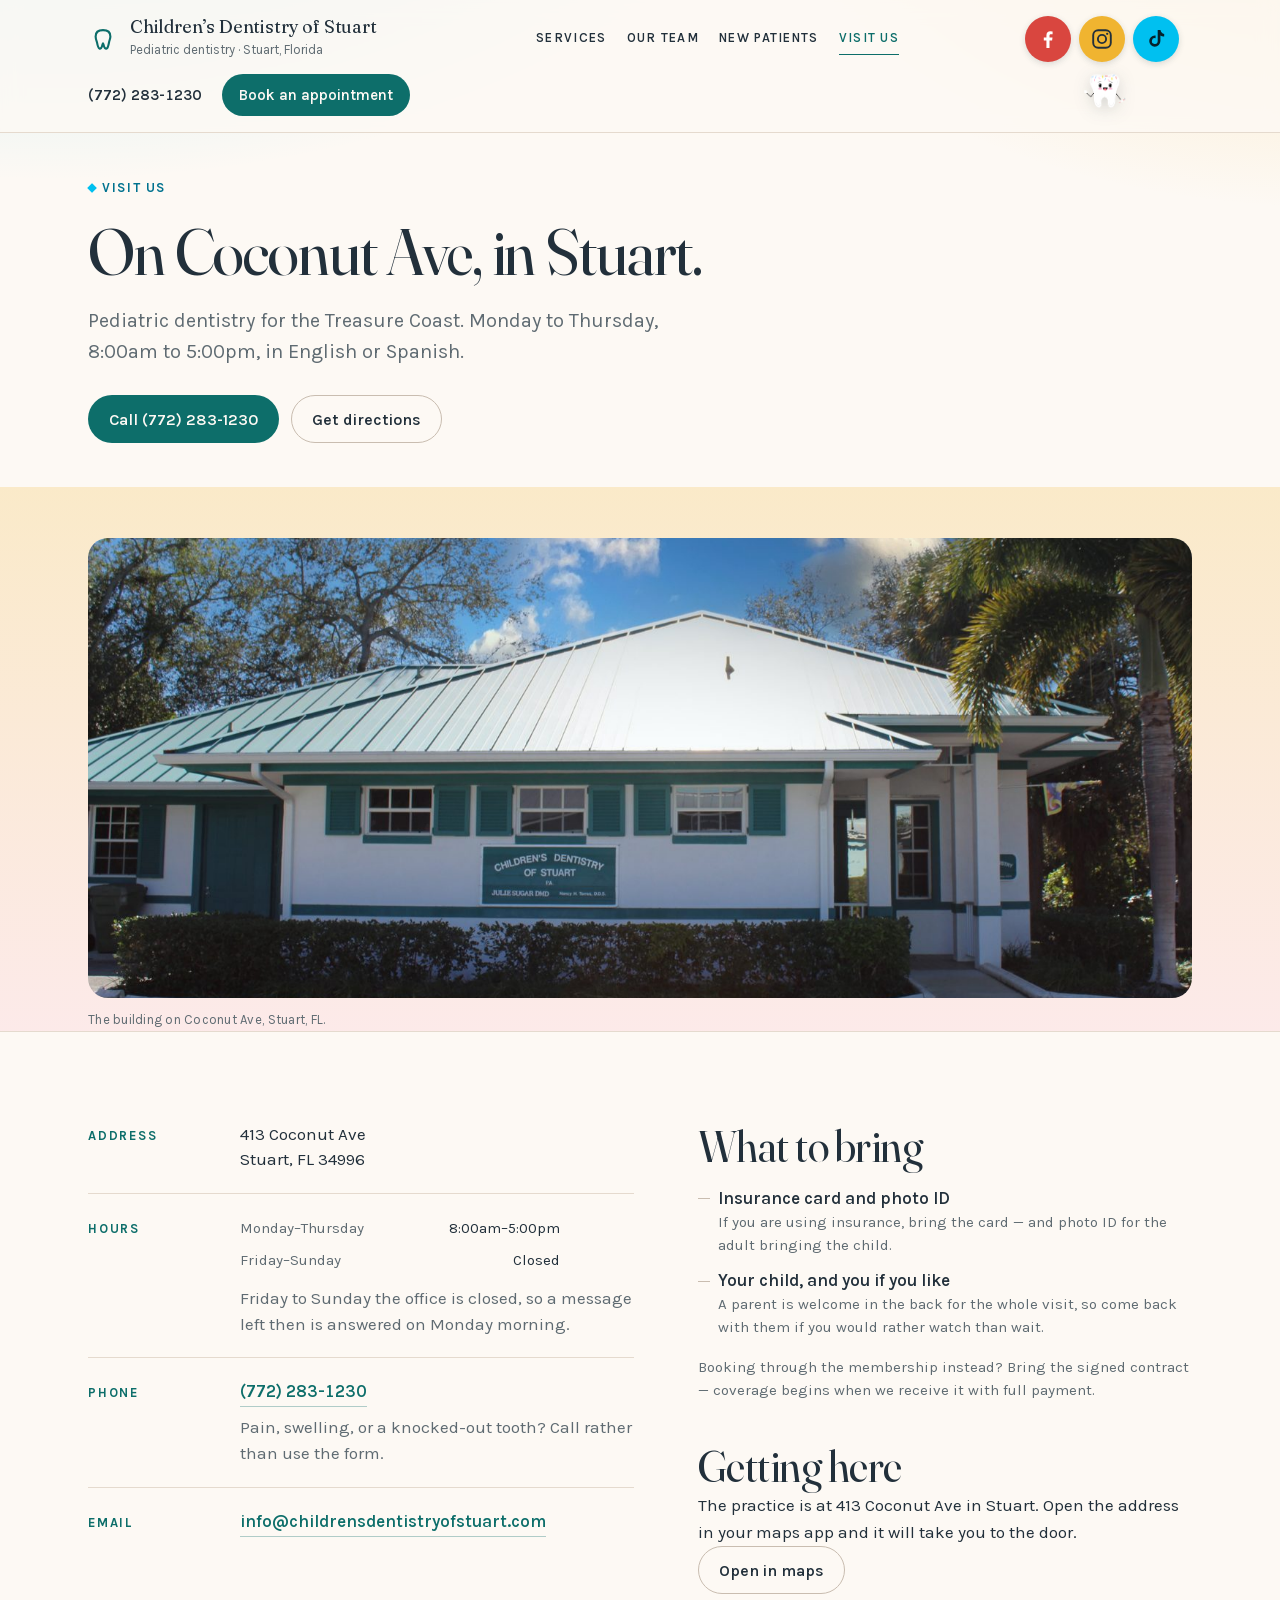
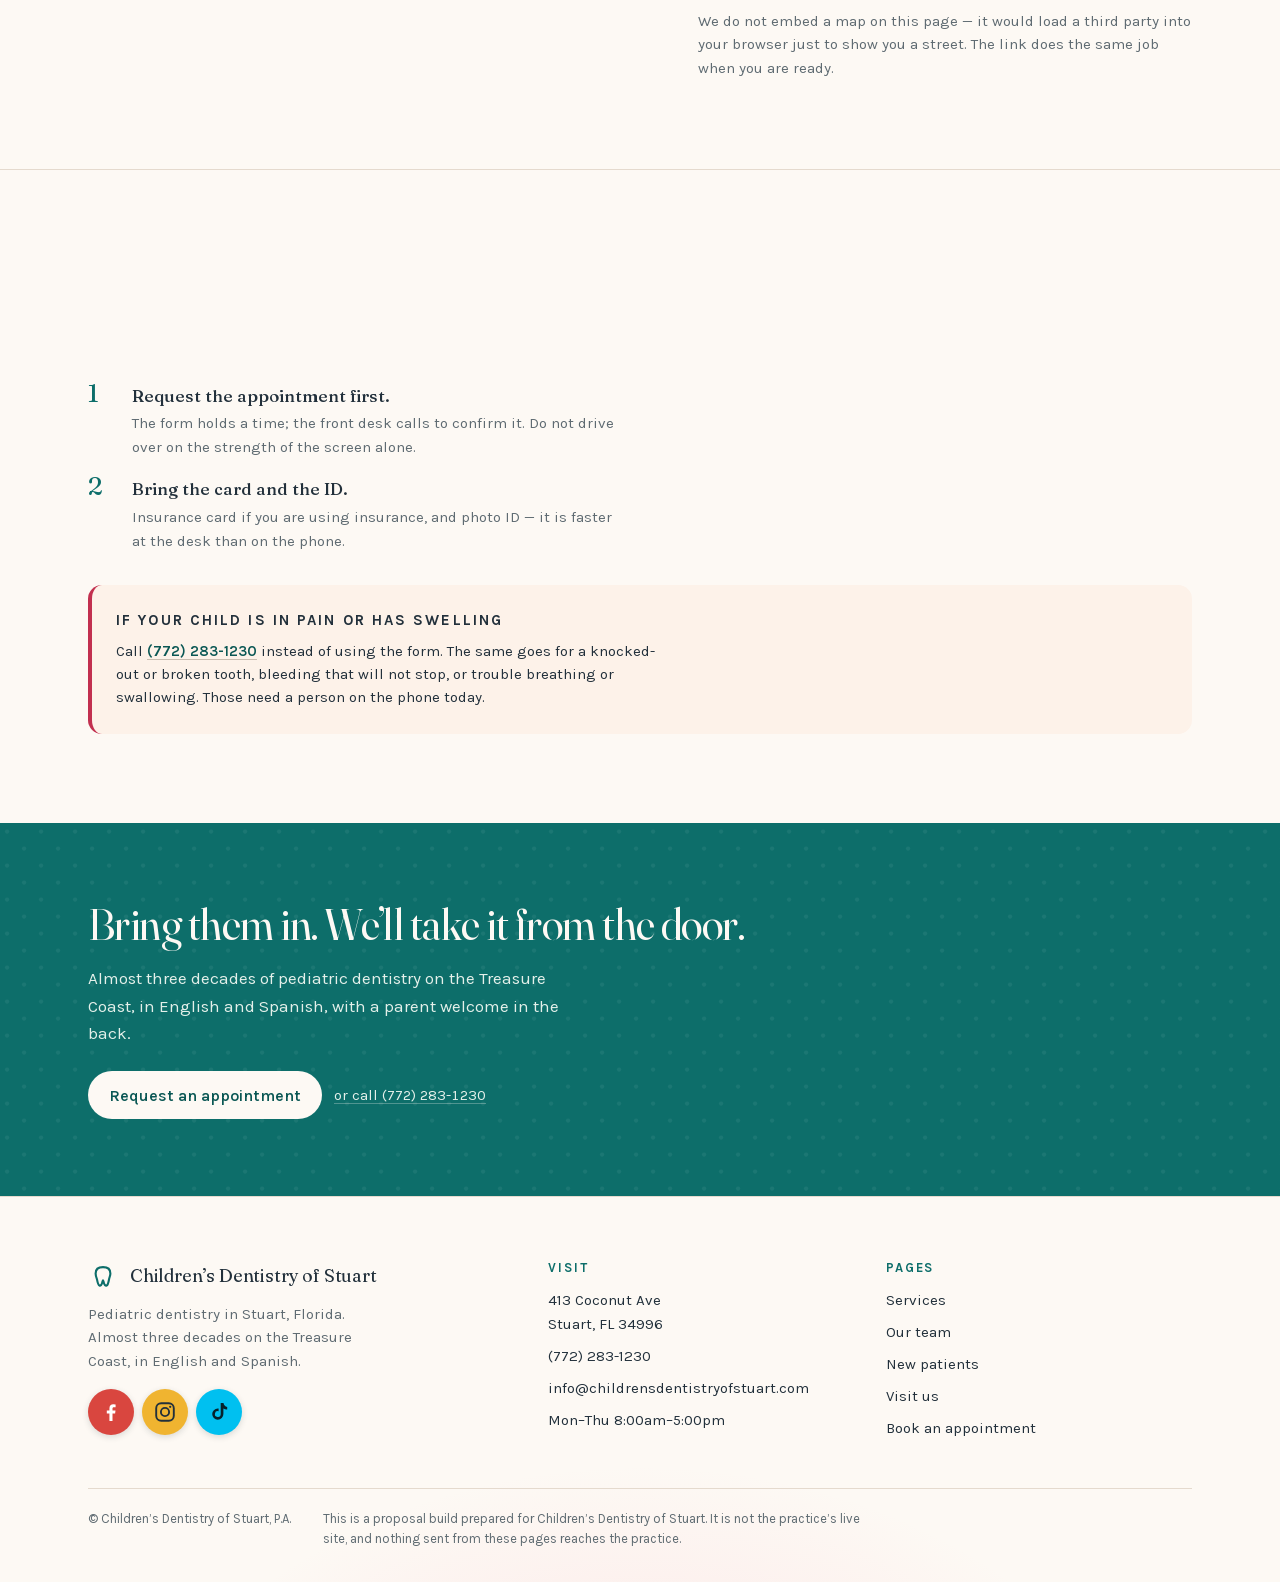
<file: visit.html>
<!DOCTYPE html>
<html lang="en">
<head>
<meta charset="utf-8">
<meta name="viewport" content="width=device-width, initial-scale=1">
<title>Visit us — Children’s Dentistry of Stuart</title>
<meta name="description" content="Children’s Dentistry of Stuart, 413 Coconut Ave, Stuart, FL 34996. Monday to Thursday 8:00am–5:00pm, closed Friday to Sunday. (772) 283-1230.">
<meta name="theme-color" content="#FDF9F4">
<link rel="icon" href="data:image/svg+xml,%3Csvg xmlns='http://www.w3.org/2000/svg' viewBox='0 0 32 32'%3E%3Crect width='32' height='32' rx='7' fill='%23FDF9F4'/%3E%3Cpath transform='translate(4 4)' d='M6.1 9.9C6.1 6.4 8.45 4.9 12 4.9c3.55 0 5.9 1.5 5.9 5 0 1.85-.75 3-1.1 4.85-.4 2.25-.8 4.45-1.9 4.85-1.1.4-1.8-.75-2.25-2.25-.3-1.05-.45-1.85-.65-1.85s-.35.8-.65 1.85c-.45 1.5-1.15 2.65-2.25 2.25-1.1-.4-1.5-2.6-1.9-4.85C6.5 12.9 6.1 11.75 6.1 9.9Z' fill='none' stroke='%230D6E6A' stroke-width='1.7' stroke-linejoin='round'/%3E%3C/svg%3E">
<link rel="stylesheet" href="assets/css/tokens.css">
<link rel="stylesheet" href="assets/css/styles.css">
<script>document.documentElement.classList.add('js');</script>
<!-- ============================================================
     AEO / SEO HEAD BLOCK — paste inside <head> on every page.
     Replace Visit Us: 413 Coconut Ave, Stuart FL | Children's Dentistry of Stuart / Children's Dentistry of Stuart is at 413 Coconut Ave, Stuart, FL 34996, open Monday to Thursday 8:00am to 5:00pm. Directions and parking, (772) 283-1230. / https://childrensdentistryofstuart.com/visit.html per page.
     ============================================================ -->
<link rel="canonical" href="https://childrensdentistryofstuart.com/visit.html">
<meta name="robots" content="index, follow, max-snippet:-1, max-image-preview:large, max-video-preview:-1">

<!-- Open Graph -->
<meta property="og:type" content="website">
<meta property="og:site_name" content="Children's Dentistry of Stuart">
<meta property="og:locale" content="en_US">
<meta property="og:title" content="Visit Us: 413 Coconut Ave, Stuart FL | Children's Dentistry of Stuart">
<meta property="og:description" content="Children's Dentistry of Stuart is at 413 Coconut Ave, Stuart, FL 34996, open Monday to Thursday 8:00am to 5:00pm. Directions and parking, (772) 283-1230.">
<meta property="og:url" content="https://childrensdentistryofstuart.com/visit.html">
<meta property="og:image" content="https://childrensdentistryofstuart.com/assets/img/photos/doctors.jpg">
<meta property="og:image:alt" content="Dr. Julie Sugar and Dr. Nancy Torres outside the practice in Stuart, Florida">

<!-- Twitter / X -->
<meta name="twitter:card" content="summary_large_image">
<meta name="twitter:title" content="Visit Us: 413 Coconut Ave, Stuart FL | Children's Dentistry of Stuart">
<meta name="twitter:description" content="Children's Dentistry of Stuart is at 413 Coconut Ave, Stuart, FL 34996, open Monday to Thursday 8:00am to 5:00pm. Directions and parking, (772) 283-1230.">
<meta name="twitter:image" content="https://childrensdentistryofstuart.com/assets/img/photos/doctors.jpg">

<!-- Geo / local -->
<meta name="geo.region" content="US-FL">
<meta name="geo.placename" content="Stuart, Florida">
<meta name="geo.position" content="27.196835;-80.235463">
<meta name="ICBM" content="27.196835, -80.235463">

<!-- Structured data -->
<script type="application/ld+json">
{
 "@context": "https://schema.org",
 "@type": "Dentist",
 "@id": "https://childrensdentistryofstuart.com/#practice",
 "name": "Children's Dentistry of Stuart",
 "alternateName": "Children's Dentistry of Stuart, P.A.",
 "description": "Pediatric dental practice in Stuart, Florida, on the Treasure Coast. Two dentists — Dr. Nancy H. Torres and Dr. Julie A. Sugar, a mother and daughter — with almost three decades of experience. Visits in English and Spanish, with parents welcome in the treatment room.",
 "url": "https://childrensdentistryofstuart.com/",
 "telephone": "+1-772-283-1230",
 "email": "info@childrensdentistryofstuart.com",
 "image": [
  "https://childrensdentistryofstuart.com/assets/img/photos/office.jpg",
  "https://childrensdentistryofstuart.com/assets/img/photos/doctors.jpg"
 ],
 "logo": "https://childrensdentistryofstuart.com/assets/img/photos/logo.png",
 "priceRange": "$$",
 "address": {
  "@type": "PostalAddress",
  "streetAddress": "413 Coconut Ave",
  "addressLocality": "Stuart",
  "addressRegion": "FL",
  "postalCode": "34996",
  "addressCountry": "US"
 },
 "geo": {
  "@type": "GeoCoordinates",
  "latitude": 27.196835,
  "longitude": -80.235463
 },
 "hasMap": "https://www.google.com/maps/place/?q=place_id:ChIJJ7Qo13nd3ogRvwtux7a8OOg",
 "openingHoursSpecification": [
  {
   "@type": "OpeningHoursSpecification",
   "dayOfWeek": [
    "Monday",
    "Tuesday",
    "Wednesday",
    "Thursday"
   ],
   "opens": "08:00",
   "closes": "17:00"
  }
 ],
 "areaServed": [
  {
   "@type": "City",
   "name": "Stuart"
  },
  {
   "@type": "City",
   "name": "Palm City"
  },
  {
   "@type": "City",
   "name": "Jensen Beach"
  },
  {
   "@type": "City",
   "name": "Hobe Sound"
  },
  {
   "@type": "City",
   "name": "Port St. Lucie"
  },
  {
   "@type": "City",
   "name": "Indiantown"
  },
  {
   "@type": "AdministrativeArea",
   "name": "Martin County, Florida"
  }
 ],
 "availableLanguage": [
  {
   "@type": "Language",
   "name": "English"
  },
  {
   "@type": "Language",
   "name": "Spanish"
  }
 ],
 "sameAs": [
  "https://www.google.com/maps/place/?q=place_id:ChIJJ7Qo13nd3ogRvwtux7a8OOg",
  "https://www.facebook.com/childrensdentistryofstuart",
  "https://www.carecredit.com/doctor-locator/stuart-fl/childrens-dentistry-of-stuart-423cqr"
 ],
 "employee": [
  {
   "@type": "Person",
   "name": "Dr. Nancy H. Torres",
   "jobTitle": "Dentist",
   "honorificSuffix": "D.D.S."
  },
  {
   "@type": "Person",
   "name": "Dr. Julie A. Sugar",
   "jobTitle": "Dentist",
   "honorificSuffix": "D.M.D."
  }
 ],
 "availableService": [
  {
   "@type": "MedicalProcedure",
   "name": "Dental examination"
  },
  {
   "@type": "MedicalProcedure",
   "name": "Dental cleaning"
  },
  {
   "@type": "MedicalProcedure",
   "name": "Digital dental x-rays"
  },
  {
   "@type": "MedicalProcedure",
   "name": "Fluoride treatment"
  },
  {
   "@type": "MedicalProcedure",
   "name": "Dental sealants"
  },
  {
   "@type": "MedicalProcedure",
   "name": "Tooth-colored fillings"
  },
  {
   "@type": "MedicalProcedure",
   "name": "Dental crowns"
  },
  {
   "@type": "MedicalProcedure",
   "name": "Tooth extraction"
  },
  {
   "@type": "MedicalProcedure",
   "name": "Space maintainers"
  },
  {
   "@type": "MedicalProcedure",
   "name": "Nitrous oxide sedation"
  },
  {
   "@type": "MedicalProcedure",
   "name": "Oral sedation"
  },
  {
   "@type": "MedicalProcedure",
   "name": "Intravenous sedation"
  }
 ],
 "paymentAccepted": "Cash, Credit Card, Dental insurance",
 "currenciesAccepted": "USD",
 "isAcceptingNewPatients": true,
 "knowsAbout": [
  "pediatric dentistry",
  "preventive dentistry",
  "dental sedation for children"
 ]
}
</script>
<script type="application/ld+json">
{
 "@context": "https://schema.org",
 "@type": "WebSite",
 "@id": "https://childrensdentistryofstuart.com/#website",
 "url": "https://childrensdentistryofstuart.com/",
 "name": "Children's Dentistry of Stuart",
 "inLanguage": "en-US",
 "publisher": {
  "@id": "https://childrensdentistryofstuart.com/#practice"
 }
}
</script>
<script type="application/ld+json">
{
 "@context": "https://schema.org",
 "@type": "Person",
 "@id": "https://childrensdentistryofstuart.com/team.html#nancy-torres",
 "name": "Dr. Nancy H. Torres",
 "honorificSuffix": "D.D.S.",
 "jobTitle": "Dentist",
 "worksFor": {
  "@id": "https://childrensdentistryofstuart.com/#practice"
 },
 "knowsLanguage": [
  "English",
  "Spanish"
 ]
}
</script>
<script type="application/ld+json">
{
 "@context": "https://schema.org",
 "@type": "Person",
 "@id": "https://childrensdentistryofstuart.com/team.html#julie-sugar",
 "name": "Dr. Julie A. Sugar",
 "honorificSuffix": "D.M.D.",
 "jobTitle": "Dentist",
 "worksFor": {
  "@id": "https://childrensdentistryofstuart.com/#practice"
 },
 "knowsLanguage": [
  "English",
  "Spanish"
 ]
}
</script>
<script type="application/ld+json">
{
 "@context": "https://schema.org",
 "@type": "FAQPage",
 "@id": "https://childrensdentistryofstuart.com/#faq",
 "mainEntity": [
  {
   "@type": "Question",
   "name": "What age should a child first see a dentist?",
   "acceptedAnswer": {
    "@type": "Answer",
    "text": "Children's Dentistry of Stuart treats children from infancy through young adulthood, up to age 21. The practice's routine schedule is a dental examination every six months, and an infant is booked as a new patient exam so there is time to settle in."
   }
  },
  {
   "@type": "Question",
   "name": "Does Children's Dentistry of Stuart take my dental insurance?",
   "acceptedAnswer": {
    "@type": "Answer",
    "text": "The practice accepts all major PPO dental plans and DentaQuest Healthy Kids, and also accepts CareCredit. Because benefits differ by plan and by family, the practice asks you to call (772) 283-1230 so a team member can check your specific coverage before the visit."
   }
  },
  {
   "@type": "Question",
   "name": "What if we do not have dental insurance?",
   "acceptedAnswer": {
    "@type": "Answer",
    "text": "There is a self-pay membership: $250 a year for ages 0 to 2, $350 a year for ages 3 to 12, and $400 a year for ages 13 and up. Coverage begins once the signed contract and full payment are received, runs for one year, and is non-refundable and non-transferable. Patients with insurance are not eligible, and it is up to the family to schedule the two routine cleanings each year."
   }
  },
  {
   "@type": "Question",
   "name": "Can I stay in the room with my child?",
   "acceptedAnswer": {
    "@type": "Answer",
    "text": "Yes. The practice has an open-door policy: every parent is welcome to come into the back with their child for every visit, not only the first one."
   }
  },
  {
   "@type": "Question",
   "name": "Do the dentists speak Spanish?",
   "acceptedAnswer": {
    "@type": "Answer",
    "text": "Yes. Dr. Sugar, Dr. Torres and several members of the team are fluent in both English and Spanish, so the conversation can happen in the language a family thinks in."
   }
  },
  {
   "@type": "Question",
   "name": "What sedation options are available for a nervous child?",
   "acceptedAnswer": {
    "@type": "Answer",
    "text": "Three, in increasing order: nitrous oxide (\"funny gas\"), oral sedation taken as a prescription in the office, and IV sedation with a pediatric anesthesiologist from PDAA, given in the practice's own office. The team also buffers the local anaesthetic so the numbing does not sting, and uses Oraverse to bring feeling back in about 45 minutes instead of several hours."
   }
  },
  {
   "@type": "Question",
   "name": "Where is the office and when is it open?",
   "acceptedAnswer": {
    "@type": "Answer",
    "text": "The practice is at 413 Coconut Ave, Stuart, FL 34996, open Monday to Thursday from 8:00am to 5:00pm and closed Friday through Sunday. The phone number is (772) 283-1230. Confirm current hours with the practice before you travel, because archived versions of the site list a 4:30pm close."
   }
  },
  {
   "@type": "Question",
   "name": "How do I book a first appointment?",
   "acceptedAnswer": {
    "@type": "Answer",
    "text": "Use the appointment form on this site or call (772) 283-1230. The form requests a time; the front desk calls you back to confirm it. If your child is in pain, has facial swelling, or has knocked out a tooth, call instead of using the form."
   }
  }
 ]
}
</script>

</head>
<body>

<a class="skip-link" href="#main">Skip to content</a>

<header class="site-header">
  <div class="container header-inner">
    <a class="brand" href="index.html">
      <img class="brand__mark" src="assets/img/mark.svg" alt="" width="30" height="30">
      <span class="brand__text">
        <span class="brand__name">Children’s Dentistry of Stuart</span>
        <span class="brand__sub">Pediatric dentistry · Stuart, Florida</span>
      </span>
    </a>

    <nav class="site-nav" aria-label="Primary">
      <ul>
        <li><a href="services.html">Services</a></li>
        <li><a href="team.html">Our team</a></li>
        <li><a href="new-patients.html">New patients</a></li>
        <li><a href="visit.html" aria-current="page">Visit us</a></li>
      </ul>
    </nav>
      <div class="header-socials">
        <ul class="socials socials--header" aria-label="Follow Children's Dentistry of Stuart">
        <li class="social social--facebook"><a href="https://www.facebook.com/childrensdentistryofstuart" target="_blank" rel="noopener noreferrer"><span class="sr-only">Facebook</span><svg viewBox="0 0 24 24" width="24" height="24" aria-hidden="true" focusable="false"><path fill="currentColor" d="M13.5 21v-7.5h2.6l.4-3h-3V8.6c0-.87.24-1.46 1.49-1.46H16.6V4.46A20 20 0 0 0 14.3 4.3c-2.3 0-3.87 1.4-3.87 3.98V10.5H7.8v3h2.63V21h3.07Z"/></svg></a></li>
        <li class="social social--instagram"><a href="https://www.instagram.com/childrensdentistryofstuart" target="_blank" rel="noopener noreferrer"><span class="sr-only">Instagram</span><svg viewBox="0 0 24 24" width="24" height="24" aria-hidden="true" focusable="false" fill="none" stroke="currentColor" stroke-width="1.9"><rect x="3.2" y="3.2" width="17.6" height="17.6" rx="5"/><circle cx="12" cy="12" r="4.1"/><circle cx="17.2" cy="6.8" r="1.15" fill="currentColor" stroke="none"/></svg></a></li>
        <li class="social social--tiktok"><a href="https://www.tiktok.com/@drsugarschildrensdentist" target="_blank" rel="noopener noreferrer"><span class="sr-only">Tiktok</span><svg viewBox="0 0 24 24" width="24" height="24" aria-hidden="true" focusable="false"><path fill="currentColor" d="M16.5 3c.3 2.1 1.6 3.6 3.7 3.9v2.6c-1.4.1-2.7-.3-3.8-1v5.6a5.6 5.6 0 1 1-5.6-5.6c.3 0 .5 0 .8.06v2.7a2.9 2.9 0 1 0 2.1 2.8V3h2.8Z"/></svg></a></li>
      </ul>
        <span class="header-mascot" aria-hidden="true"><img src="assets/img/photos/toothy.png" alt="" width="44" height="44" decoding="async"></span>
      </div>
      <div class="header-actions">
      <a class="header-phone" href="tel:+17722831230">(772) 283-1230</a>
      <a class="btn btn--primary btn--sm" href="book.html">Book an appointment</a>
    </div>
  </div>
</header>

<main id="main">

  <!-- 1. Head ------------------------------------------------------------- -->
  <section class="page-head" aria-labelledby="page-title">
    <div class="container">
      <div class="page-head__inner" data-reveal>
        <p class="eyebrow">Visit us</p>
        <h1 id="page-title">On Coconut Ave, in Stuart.</h1>
        <p class="lead">Pediatric dentistry for the Treasure Coast. Monday to Thursday, 8:00am to 5:00pm,
          in English or Spanish.</p>

        <div class="actions">
          <a class="btn btn--primary" href="tel:+17722831230">Call (772) 283-1230</a>
          <a class="btn btn--secondary" href="https://www.google.com/maps/search/?api=1&amp;query=413%20Coconut%20Ave%2C%20Stuart%2C%20FL%2034996">Get directions</a>
        </div>
      </div>
    </div>
  </section>

  <!-- 2. The details ------------------------------------------------------ -->

  <section class="photo-band" aria-labelledby="visit-photo-title">
    <div class="container">
      <h2 id="visit-photo-title" class="visually-hidden">The practice building on Coconut Ave</h2>
      <figure class="frame photo-band__frame frame--zoom frame--house" data-parallax="10">
        <img src="assets/img/photos/office.jpg"
             alt="The practice building on Coconut Ave, with its teal roof and sign"
             width="1600" height="965" fetchpriority="high" decoding="async">
      </figure>
      <p class="photo-band__caption">The building on Coconut Ave, Stuart, FL.</p>
    </div>
  </section>

  <section class="section section--ruled" aria-labelledby="details-title">
    <div class="container">
      <h2 id="details-title" class="visually-hidden">Address, hours and contact details</h2>

      <div class="split">
        <div class="visit__details">
          <div class="visit__row">
            <h3>Address</h3>
            <address>413 Coconut Ave<br>Stuart, FL 34996</address>
          </div>

          <!-- HOURS: confirm with practice -->
          <div class="visit__row">
            <h3>Hours</h3>
            <div>
              <dl class="hours">
                <div><dt>Monday–Thursday</dt><dd>8:00am–5:00pm</dd></div>
                <div><dt>Friday–Sunday</dt><dd>Closed</dd></div>
              </dl>
              <p class="small u-mt-3">Friday to Sunday the office is closed, so a message left then is
                answered on Monday morning.</p>
            </div>
          </div>

          <div class="visit__row">
            <h3>Phone</h3>
            <div class="visit__contact">
              <a class="text-link" href="tel:+17722831230">(772) 283-1230</a>
              <p class="small">Pain, swelling, or a knocked-out tooth? Call rather than use the form.</p>
            </div>
          </div>

          <div class="visit__row">
            <h3>Email</h3>
            <div class="visit__contact">
              <a class="text-link" href="mailto:info@childrensdentistryofstuart.com">info@childrensdentistryofstuart.com</a>
            </div>
          </div>
        </div>

        <div class="prose">
          <h2>What to bring</h2>
          <ul class="bring">
            <li><strong>Insurance card and photo ID</strong>
              If you are using insurance, bring the card — and photo ID for the adult bringing the child.</li>
            <li><strong>Your child, and you if you like</strong>
              A parent is welcome in the back for the whole visit, so come back with them if you would
              rather watch than wait.</li>
          </ul>
          <p class="small">Booking through the membership instead? Bring the signed contract — coverage begins
            when we receive it with full payment.</p>

          <h2 class="u-mt-10">Getting here</h2>
          <p>The practice is at 413 Coconut Ave in Stuart. Open the address in your maps app and it will
            take you to the door.</p>
          <div class="actions">
            <a class="btn btn--secondary" href="https://www.google.com/maps/search/?api=1&amp;query=413%20Coconut%20Ave%2C%20Stuart%2C%20FL%2034996">Open in maps</a>
          </div>
          <p class="small">We do not embed a map on this page — it would load a third party into your browser
            just to show you a street. The link does the same job when you are ready.</p>
        </div>
      </div>
    </div>
  </section>

  <!-- 3. Before you come -------------------------------------------------- -->
  <section class="section section--ruled" aria-labelledby="before-title">
    <div class="container">
      <div class="section-head" data-reveal>
        <p class="eyebrow">Before you come</p>
        <h2 id="before-title">Two things worth doing first.</h2>
      </div>

      <ol class="steps">
        <li><strong>Request the appointment first.</strong> The form holds a time; the front desk calls to
          confirm it. Do not drive over on the strength of the screen alone.</li>
        <li><strong>Bring the card and the ID.</strong> Insurance card if you are using insurance, and photo
          ID — it is faster at the desk than on the phone.</li>
      </ol>

      <div class="callout u-mt-8">
        <p class="callout__label">If your child is in pain or has swelling</p>
        <p>Call <a href="tel:+17722831230">(772) 283-1230</a> instead of using the form. The same goes for a
          knocked-out or broken tooth, bleeding that will not stop, or trouble breathing or swallowing.
          Those need a person on the phone today.</p>
      </div>
    </div>
  </section>

  <!-- 4. Closing band ----------------------------------------------------- -->
  <section class="band on-teal" aria-labelledby="band-title">
    <div class="container">
      <h2 id="band-title">Bring them in. We’ll take it from the door.</h2>
      <p>Almost three decades of pediatric dentistry on the Treasure Coast, in English and Spanish, with a
        parent welcome in the back.</p>
      <div class="actions">
        <a class="btn btn--paper" href="book.html">Request an appointment</a>
        <a class="band__phone" href="tel:+17722831230">or call (772) 283-1230</a>
      </div>
    </div>
  </section>

</main>

<footer class="site-footer">
  <div class="container">
    <div class="footer__grid">
      <div class="footer__brand">
        <a class="brand" href="index.html">
          <img class="brand__mark" src="assets/img/mark.svg" alt="" width="30" height="30">
          <span class="brand__text">
            <span class="brand__name">Children’s Dentistry of Stuart</span>
          </span>
        </a>
        <p class="small">Pediatric dentistry in Stuart, Florida. Almost three decades on the Treasure Coast, in
          English and Spanish.</p>
        <div class="footer__social"><ul class="socials socials--footer" aria-label="Follow Children's Dentistry of Stuart">
        <li class="social social--facebook"><a href="https://www.facebook.com/childrensdentistryofstuart" target="_blank" rel="noopener noreferrer"><span class="sr-only">Facebook</span><svg viewBox="0 0 24 24" width="24" height="24" aria-hidden="true" focusable="false"><path fill="currentColor" d="M13.5 21v-7.5h2.6l.4-3h-3V8.6c0-.87.24-1.46 1.49-1.46H16.6V4.46A20 20 0 0 0 14.3 4.3c-2.3 0-3.87 1.4-3.87 3.98V10.5H7.8v3h2.63V21h3.07Z"/></svg></a></li>
        <li class="social social--instagram"><a href="https://www.instagram.com/childrensdentistryofstuart" target="_blank" rel="noopener noreferrer"><span class="sr-only">Instagram</span><svg viewBox="0 0 24 24" width="24" height="24" aria-hidden="true" focusable="false" fill="none" stroke="currentColor" stroke-width="1.9"><rect x="3.2" y="3.2" width="17.6" height="17.6" rx="5"/><circle cx="12" cy="12" r="4.1"/><circle cx="17.2" cy="6.8" r="1.15" fill="currentColor" stroke="none"/></svg></a></li>
        <li class="social social--tiktok"><a href="https://www.tiktok.com/@drsugarschildrensdentist" target="_blank" rel="noopener noreferrer"><span class="sr-only">Tiktok</span><svg viewBox="0 0 24 24" width="24" height="24" aria-hidden="true" focusable="false"><path fill="currentColor" d="M16.5 3c.3 2.1 1.6 3.6 3.7 3.9v2.6c-1.4.1-2.7-.3-3.8-1v5.6a5.6 5.6 0 1 1-5.6-5.6c.3 0 .5 0 .8.06v2.7a2.9 2.9 0 1 0 2.1 2.8V3h2.8Z"/></svg></a></li>
      </ul></div>
        </div>

      <div class="footer__col">
        <h2>Visit</h2>
        <ul>
          <li>413 Coconut Ave<br>Stuart, FL 34996</li>
          <li><a href="tel:+17722831230">(772) 283-1230</a></li>
          <li><a href="mailto:info@childrensdentistryofstuart.com">info@childrensdentistryofstuart.com</a></li>
          <li>Mon–Thu 8:00am–5:00pm</li>
        </ul>
      </div>

      <div class="footer__col">
        <h2>Pages</h2>
        <ul>
          <li><a href="services.html">Services</a></li>
          <li><a href="team.html">Our team</a></li>
          <li><a href="new-patients.html">New patients</a></li>
          <li><a href="visit.html">Visit us</a></li>
          <li><a href="book.html">Book an appointment</a></li>
        </ul>
      </div>
    </div>

    <div class="footer__bottom">
      <p>© Children’s Dentistry of Stuart, P.A.</p>
      <p>This is a proposal build prepared for Children’s Dentistry of Stuart. It is not the practice’s live site,
        and nothing sent from these pages reaches the practice.</p>
    </div>
  </div>
</footer>

<div class="action-bar">
  <a class="action-bar__call" href="tel:+17722831230">Call (772) 283-1230</a>
  <a class="btn btn--primary btn--sm" href="book.html">Book</a>
</div>

<script src="assets/js/reveal.js"></script>
</body>
</html>
</file>
<file: assets/css/tokens.css>
/* Self-hosted variable fonts — Fraunces (display) + Karla (text).
   Fetched once from Google Fonts and vendored here: the page makes zero network requests.
   Fraunces axes: opsz 9..144, wght 300..700. Karla axes: wght 300..800. */

@font-face {
  font-family: 'Fraunces';
  font-style: italic;
  font-weight: 300 700;
  font-display: swap;
  src: url('../fonts/fraunces-italic-latin-ext.woff2') format('woff2');
  unicode-range: U+0100-02BA, U+02BD-02C5, U+02C7-02CC, U+02CE-02D7, U+02DD-02FF, U+0304, U+0308, U+0329, U+1D00-1DBF, U+1E00-1E9F, U+1EF2-1EFF, U+2020, U+20A0-20AB, U+20AD-20C4, U+2113, U+2C60-2C7F, U+A720-A7FF;
}

@font-face {
  font-family: 'Fraunces';
  font-style: italic;
  font-weight: 300 700;
  font-display: swap;
  src: url('../fonts/fraunces-italic-latin.woff2') format('woff2');
  unicode-range: U+0000-00FF, U+0131, U+0152-0153, U+02BB-02BC, U+02C6, U+02DA, U+02DC, U+0304, U+0308, U+0329, U+2000-206F, U+20AC, U+2122, U+2191, U+2193, U+2212, U+2215, U+FEFF, U+FFFD;
}

@font-face {
  font-family: 'Fraunces';
  font-style: normal;
  font-weight: 300 700;
  font-display: swap;
  src: url('../fonts/fraunces-roman-latin-ext.woff2') format('woff2');
  unicode-range: U+0100-02BA, U+02BD-02C5, U+02C7-02CC, U+02CE-02D7, U+02DD-02FF, U+0304, U+0308, U+0329, U+1D00-1DBF, U+1E00-1E9F, U+1EF2-1EFF, U+2020, U+20A0-20AB, U+20AD-20C4, U+2113, U+2C60-2C7F, U+A720-A7FF;
}

@font-face {
  font-family: 'Fraunces';
  font-style: normal;
  font-weight: 300 700;
  font-display: swap;
  src: url('../fonts/fraunces-roman-latin.woff2') format('woff2');
  unicode-range: U+0000-00FF, U+0131, U+0152-0153, U+02BB-02BC, U+02C6, U+02DA, U+02DC, U+0304, U+0308, U+0329, U+2000-206F, U+20AC, U+2122, U+2191, U+2193, U+2212, U+2215, U+FEFF, U+FFFD;
}

@font-face {
  font-family: 'Karla';
  font-style: italic;
  font-weight: 300 800;
  font-display: swap;
  src: url('../fonts/karla-italic-latin-ext.woff2') format('woff2');
  unicode-range: U+0100-02BA, U+02BD-02C5, U+02C7-02CC, U+02CE-02D7, U+02DD-02FF, U+0304, U+0308, U+0329, U+1D00-1DBF, U+1E00-1E9F, U+1EF2-1EFF, U+2020, U+20A0-20AB, U+20AD-20C4, U+2113, U+2C60-2C7F, U+A720-A7FF;
}

@font-face {
  font-family: 'Karla';
  font-style: italic;
  font-weight: 300 800;
  font-display: swap;
  src: url('../fonts/karla-italic-latin.woff2') format('woff2');
  unicode-range: U+0000-00FF, U+0131, U+0152-0153, U+02BB-02BC, U+02C6, U+02DA, U+02DC, U+0304, U+0308, U+0329, U+2000-206F, U+20AC, U+2122, U+2191, U+2193, U+2212, U+2215, U+FEFF, U+FFFD;
}

@font-face {
  font-family: 'Karla';
  font-style: normal;
  font-weight: 300 800;
  font-display: swap;
  src: url('../fonts/karla-roman-latin-ext.woff2') format('woff2');
  unicode-range: U+0100-02BA, U+02BD-02C5, U+02C7-02CC, U+02CE-02D7, U+02DD-02FF, U+0304, U+0308, U+0329, U+1D00-1DBF, U+1E00-1E9F, U+1EF2-1EFF, U+2020, U+20A0-20AB, U+20AD-20C4, U+2113, U+2C60-2C7F, U+A720-A7FF;
}

@font-face {
  font-family: 'Karla';
  font-style: normal;
  font-weight: 300 800;
  font-display: swap;
  src: url('../fonts/karla-roman-latin.woff2') format('woff2');
  unicode-range: U+0000-00FF, U+0131, U+0152-0153, U+02BB-02BC, U+02C6, U+02DA, U+02DC, U+0304, U+0308, U+0329, U+2000-206F, U+20AC, U+2122, U+2191, U+2193, U+2212, U+2215, U+FEFF, U+FFFD;
}

/* ==========================================================================
   DESIGN TOKENS — Children's Dentistry of Stuart
   Warm, editorial, quietly premium. Paper, ink, teal, a sparing berry.
   Every colour pair used for text is listed with its verified ratio in
   README.md; see also tools/contrast check output recorded in the handoff.
   ========================================================================== */

:root {
  /* --- Surfaces ------------------------------------------------------- */
  --paper:        #FDF9F4;  /* page */
  --paper-warm:   #FDF2E9;  /* warm inset surface (money panel) */
  --card:         #F7F3EC;  /* raised-by-value surface, no shadow */
  --mint:         #E4F0EA;  /* full-bleed section surface */
  --peach:        #F7D9C4;  /* illustration tile */
  --ink-surface:  #22303B;

  /* --- Ink ------------------------------------------------------------ */
  --ink:          #22303B;  /* body text: 12.89:1 on paper */
  --ink-muted:    #5F6B72;  /* secondary text: 5.23:1 on paper */
  --ink-quiet:    #8A7F73;  /* non-text only: rules, marks (3.73:1) */

  /* --- Brand accents -------------------------------------------------- */
  --teal:         #0D6E6A;  /* primary: 5.80:1 on paper */
  --teal-deep:    #0A5754;  /* hover/active: paper text 8.00:1 */
  --berry:        #C2304F;  /* accent, sparing: 5.23:1 on paper */
  --berry-deep:   #A82542;  /* hover: paper text 6.66:1 */
  --on-teal:      #FDF9F4;  /* text on teal: 5.80:1 */
  --on-teal-soft: #E4F0EA;  /* secondary text on teal: 5.19:1 */

  /* --- Lines ---------------------------------------------------------- */
  --line:        #E5DACE;   /* hairline rule on paper */
  --line-card:   #E0D4C4;   /* card + panel border */
  --line-strong: #C9BDB0;   /* control boundary; 7.33:1 with ink */
  --line-on-teal: rgba(253, 249, 244, 0.28);

  /* --- Type ----------------------------------------------------------- */
  --font-display: 'Fraunces', 'Iowan Old Style', 'Palatino Linotype', Palatino, Georgia, serif;
  --font-text: 'Karla', system-ui, -apple-system, 'Segoe UI', sans-serif;

  --fs-display: clamp(2rem, 1.1rem + 4.2vw, 4rem);          /* 32 → 64 */
  --fs-h2:      clamp(1.625rem, 1.15rem + 2.1vw, 2.75rem);  /* 26 → 44 */
  --fs-h3:      clamp(1.25rem, 1.1rem + 0.6vw, 1.625rem);   /* 20 → 26 */
  --fs-lead:    clamp(1.0625rem, 1rem + 0.35vw, 1.25rem);   /* 17 → 20 */
  --fs-body:    clamp(1rem, 0.97rem + 0.12vw, 1.125rem);    /* 16 → 18 */
  --fs-small:   0.9375rem;  /* 15 */
  --fs-xs:      0.8125rem;  /* 13 */
  --fs-eyebrow: 0.75rem;    /* 12 */

  --lh-display: 1.04;
  --lh-heading: 1.12;
  --lh-body:    1.6;
  --measure:    64ch;

  --display-opsz: 120;   /* Fraunces optical size for display type */
  --tracking-caps: 0.14em;

  /* --- Space (4px base) ----------------------------------------------- */
  --s-1: 0.25rem;  --s-2: 0.5rem;   --s-3: 0.75rem;  --s-4: 1rem;
  --s-5: 1.25rem;  --s-6: 1.5rem;   --s-8: 2rem;     --s-10: 2.5rem;
  --s-12: 3rem;    --s-16: 4rem;    --s-20: 5rem;    --s-24: 6rem;
  --s-30: 7.5rem;

  --gutter: clamp(1.25rem, 4.5vw, 3rem);   /* 20 → 48 */
  --container: 75rem;                      /* 1200px */
  --section-y: clamp(3.5rem, 7vw, 7rem);   /* 56 → 112 */
  --stack: clamp(2rem, 3.5vw, 3rem);

  /* --- Radii ---------------------------------------------------------- */
  --r-sm: 10px;
  --r-md: 14px;
  --r-lg: 20px;
  --r-xl: 28px;
  --r-pill: 999px;

  /* --- Motion --------------------------------------------------------- */
  --dur-fast: 160ms;
  --dur-base: 280ms;
  --dur-slow: 380ms;
  --ease-out: cubic-bezier(0.22, 0.61, 0.36, 1);
  --ease-in-out: cubic-bezier(0.4, 0, 0.2, 1);
  --reveal-shift: 12px;

  /* --- Elevation: none. Structure is drawn with rules and value. ------ */
}
</file>
<file: assets/css/styles.css>
/* ==========================================================================
   Children's Dentistry of Stuart — stylesheet
   Layer order: base → layout → header → type blocks → components → bands → motion
   Structure is drawn with rules and value shifts, never shadows.
   ========================================================================== */

/* ---------- 1. Base ------------------------------------------------------ */

*,
*::before,
*::after { box-sizing: border-box; }

html {
  -webkit-text-size-adjust: 100%;
  text-size-adjust: 100%;
}

body {
  margin: 0;
  background: var(--paper);
  color: var(--ink);
  font-family: var(--font-text);
  font-size: var(--fs-body);
  line-height: var(--lh-body);
  font-optical-sizing: auto;
  -webkit-font-smoothing: antialiased;
  -moz-osx-font-smoothing: grayscale;
  padding-bottom: calc(72px + env(safe-area-inset-bottom)); /* room for the mobile action bar */
}

img, svg { display: block; max-width: 100%; }
img { height: auto; }

h1, h2, h3, h4, p, figure, dl, dd, blockquote { margin: 0; }
ul, ol { margin: 0; padding: 0; list-style: none; }
address { font-style: normal; }

a {
  color: inherit;
  text-decoration-thickness: 1px;
  text-underline-offset: 0.22em;
  text-decoration-color: var(--line-strong);
  transition: color var(--dur-fast) var(--ease-out),
              text-decoration-color var(--dur-fast) var(--ease-out);
}
a:hover { text-decoration-color: currentColor; }

:focus-visible {
  outline: 2px solid var(--berry);
  outline-offset: 3px;
  border-radius: 3px;
}
.on-teal :focus-visible,
.btn--primary:focus-visible,
.btn--paper:focus-visible {
  outline-color: var(--on-teal);
}

::selection {
  background: var(--peach);
  color: var(--ink);
}

hr { border: 0; border-top: 1px solid var(--line); margin: 0; }

/* ---------- 2. Layout --------------------------------------------------- */

.container {
  width: 100%;
  max-width: var(--container);
  margin-inline: auto;
  padding-inline: var(--gutter);
}

.section { padding-block: var(--section-y); }
.section--ruled { border-top: 1px solid var(--line); }
.section--mint { background: var(--mint); }

.skip-link {
  position: absolute;
  left: var(--gutter);
  top: 0;
  transform: translateY(-140%);
  z-index: 40;
  padding: 0.75rem 1.25rem;
  background: var(--ink);
  color: var(--paper);
  font-size: var(--fs-small);
  font-weight: 600;
  border-radius: 0 0 var(--r-md) var(--r-md);
  text-decoration: none;
  transition: transform var(--dur-fast) var(--ease-out);
}
.skip-link:focus-visible { transform: translateY(0); outline-offset: -4px; }

.split { display: grid; gap: clamp(1.75rem, 4vw, 3rem); }

@media (min-width: 900px) {
  .split {
    grid-template-columns: minmax(0, 1.05fr) minmax(0, 0.95fr);
    gap: clamp(2.5rem, 5vw, 5rem);
    align-items: start;
  }
  .split--centered { align-items: center; }
}

/* ---------- 3. Type blocks ---------------------------------------------- */

.eyebrow {
  font-family: var(--font-text);
  font-size: var(--fs-eyebrow);
  font-weight: 700;
  letter-spacing: var(--tracking-caps);
  text-transform: uppercase;
  color: var(--teal);
}
.on-teal .eyebrow { color: var(--on-teal-soft); }

h1, h2, h3 {
  font-family: var(--font-display);
  font-weight: 400;
  color: var(--ink);
  text-wrap: balance;
}

h1 {
  font-size: var(--fs-display);
  line-height: var(--lh-display);
  letter-spacing: -0.018em;
  font-variation-settings: 'opsz' var(--display-opsz);
}

h2 {
  font-size: var(--fs-h2);
  line-height: var(--lh-heading);
  letter-spacing: -0.012em;
  font-variation-settings: 'opsz' var(--display-opsz);
}

h3 {
  font-size: var(--fs-h3);
  line-height: 1.2;
  letter-spacing: -0.006em;
  font-weight: 500;
}

h1 em, h2 em {
  font-style: italic;
  font-variation-settings: 'opsz' var(--display-opsz);
}

.lead {
  font-size: var(--fs-lead);
  line-height: 1.55;
  color: var(--ink-muted);
  max-width: 52ch;
}

.prose { max-width: var(--measure); }
.prose p + p { margin-top: var(--s-4); }
.prose p { text-wrap: pretty; }

.small {
  font-size: var(--fs-small);
  line-height: 1.55;
  color: var(--ink-muted);
}

.section-head { max-width: 62ch; }
.section-head .eyebrow + h2,
.split-head .eyebrow + h2 { margin-top: var(--s-4); }
.section-head h2 + p,
.split-head h2 + p { margin-top: var(--s-5); }
.split-head { display: grid; justify-items: start; }

/* ---------- 4. Buttons -------------------------------------------------- */

.btn {
  display: inline-flex;
  align-items: center;
  justify-content: center;
  gap: 0.5em;
  min-height: 48px;
  padding: 0 var(--s-5);
  border: 1px solid transparent;
  border-radius: var(--r-pill);
  font-family: var(--font-text);
  font-size: 1rem;
  font-weight: 600;
  line-height: 1.2;
  text-align: center;
  text-decoration: none;
  cursor: pointer;
  transition: background-color var(--dur-fast) var(--ease-out),
              border-color var(--dur-fast) var(--ease-out),
              color var(--dur-fast) var(--ease-out);
}

.btn--primary {
  background: var(--teal);
  color: var(--on-teal);
}
.btn--primary:hover { background: var(--teal-deep); }

.btn--secondary {
  background: transparent;
  border-color: var(--line-strong);
  color: var(--ink);
}
.btn--secondary:hover { border-color: var(--ink); }

.btn--paper {
  background: var(--paper);
  color: var(--teal-deep);
}
.btn--paper:hover { background: var(--mint); }

.btn--sm {
  min-height: 42px;
  padding: 0 var(--s-4);
  font-size: var(--fs-small);
}

.actions {
  display: flex;
  flex-wrap: wrap;
  align-items: center;
  gap: var(--s-3);
}

@media (max-width: 519px) {
  .hero .actions { display: grid; width: 100%; }
  .hero .actions .btn { width: 100%; }
}

.text-link {
  color: var(--teal);
  font-weight: 600;
  text-decoration: none;
  border-bottom: 1px solid color-mix(in srgb, var(--teal) 32%, transparent);
  padding-bottom: 1px;
  transition: border-color var(--dur-fast) var(--ease-out);
}
.text-link:hover { border-bottom-color: currentColor; }

/* ---------- 5. Header --------------------------------------------------- */

.site-header {
  position: relative;
  z-index: 20;
  background: var(--paper);
  border-bottom: 1px solid var(--line);
}

.header-inner {
  display: grid;
  grid-template-columns: minmax(0, 1fr) auto;
  align-items: center;
  gap: var(--s-3) var(--s-6);
  padding-block: var(--s-3);
}

.brand {
  display: inline-flex;
  align-items: center;
  gap: var(--s-3);
  text-decoration: none;
  min-width: 0;
}
.brand__mark { width: 30px; flex: none; }
.brand__text { display: grid; min-width: 0; }
.brand__name {
  font-family: var(--font-display);
  font-size: 1.0625rem;
  line-height: 1.14;
  letter-spacing: -0.01em;
  font-variation-settings: 'opsz' 28;
  text-wrap: balance;
}
.brand__sub {
  display: none;
  font-size: var(--fs-xs);
  color: var(--ink-muted);
  margin-top: 2px;
}

.header-phone {
  font-size: var(--fs-small);
  font-weight: 600;
  font-variant-numeric: tabular-nums;
  text-decoration: none;
  color: var(--ink);
  white-space: nowrap;
}
.header-phone:hover { color: var(--teal); }

.header-actions { display: flex; align-items: center; gap: var(--s-5); }
.header-actions .btn { display: none; }

.site-nav { grid-column: 1 / -1; grid-row: 2; }
.site-nav ul {
  display: flex;
  flex-wrap: wrap;
  gap: var(--s-2) var(--s-5);
}
.site-nav a {
  display: inline-block;
  padding-block: 0.35rem;
  font-size: var(--fs-xs);
  font-weight: 600;
  letter-spacing: 0.1em;
  text-transform: uppercase;
  text-decoration: none;
  color: var(--ink);
  border-bottom: 1px solid transparent;
  transition: color var(--dur-fast) var(--ease-out),
              border-color var(--dur-fast) var(--ease-out);
}
@media (max-width: 899px) {
  .site-nav a { font-size: 0.6875rem; letter-spacing: 0.08em; }
  .site-nav ul { gap: var(--s-2) var(--s-4); }
}
.site-nav a:hover { color: var(--teal); border-bottom-color: var(--teal); }
.site-nav a[aria-current='page'] { color: var(--teal); border-bottom-color: var(--teal); }

@media (min-width: 640px) {
  .brand__sub { display: block; }
  .brand__name { font-size: 1.125rem; }
}

@media (min-width: 900px) {
  .site-header { position: sticky; top: 0; }
  .header-inner {
    grid-template-columns: auto minmax(0, 1fr) auto;
    padding-block: var(--s-4);
  }
  .site-nav {
    grid-column: auto;
    grid-row: auto;
    justify-self: center;
  }
  .site-nav ul { gap: var(--s-6); }
  .site-nav a { font-size: var(--fs-eyebrow); }
  .header-phone { font-size: 0.9375rem; }
  .header-actions .btn { display: inline-flex; }
}

/* ---------- 6. Hero ----------------------------------------------------- */

.hero { padding-block: clamp(2rem, 4vw, 3.5rem) var(--section-y); }

.hero__grid { display: grid; gap: clamp(2rem, 4vw, 3rem); }

.hero__copy { display: grid; gap: var(--s-5); justify-items: start; }
.hero h1 { max-width: 20ch; }
.hero .lead { max-width: 44ch; }
.hero .actions { margin-top: var(--s-2); }

.hero__figure { display: grid; gap: var(--s-3); margin: 0; justify-items: center; }

.hero__plate {
  display: grid;
  place-items: center;
  padding-block: var(--s-4);
}
.hero__plate img { width: 62%; max-width: 230px; }

.hero__caption {
  font-size: var(--fs-xs);
  text-align: center;
  color: var(--ink-muted);
  letter-spacing: 0.02em;
  font-variant-numeric: tabular-nums;
}

@media (min-width: 900px) {
  .hero__grid {
    grid-template-columns: minmax(0, 1.1fr) minmax(0, 0.9fr);
    align-items: center;
    gap: clamp(2.5rem, 5vw, 5rem);
  }
  .hero__figure { justify-items: stretch; }
  .hero__plate { padding-block: 0; }
  .hero__plate img { width: 100%; max-width: 380px; margin-inline: auto; }
  .hero__caption { text-align: right; }
}

/* Trust line: facts, not badges */
.trust {
  display: flex;
  flex-wrap: wrap;
  gap: var(--s-3) var(--s-6);
  margin-top: clamp(2rem, 3.5vw, 2.75rem);
  padding-top: var(--s-5);
  border-top: 1px solid var(--line);
}
.trust li {
  display: flex;
  align-items: center;
  gap: var(--s-2);
  font-size: var(--fs-small);
  color: var(--ink-muted);
}
.trust li::before {
  content: '';
  width: 5px;
  height: 5px;
  border-radius: 50%;
  background: var(--teal);
  flex: none;
}
.trust strong { color: var(--ink); font-weight: 700; }

@media (min-width: 900px) {
  .trust { gap: var(--s-6) 0; }
  .trust li { padding-inline: var(--s-6); }
  .trust li:first-child { padding-left: 0; }
  .trust li + li { border-left: 1px solid var(--line); }
}

/* ---------- 7. Service cards -------------------------------------------- */

.cards {
  display: grid;
  gap: var(--s-4);
  margin-top: clamp(2rem, 4vw, 3rem);
}

@media (min-width: 820px) {
  .cards { grid-template-columns: repeat(3, minmax(0, 1fr)); gap: var(--s-5); }
}

.card {
  position: relative;
  display: flex;
  flex-direction: column;
  gap: var(--s-3);
  padding: clamp(1.25rem, 2.4vw, 1.75rem);
  background: var(--card);
  border: 1px solid var(--line-card);
  border-radius: var(--r-lg);
  transition: border-color var(--dur-base) var(--ease-out);
}
.card:hover { border-color: var(--teal); }
.card__num {
  font-family: var(--font-display);
  font-size: var(--fs-xs);
  font-variant-numeric: tabular-nums;
  letter-spacing: 0.08em;
  color: var(--teal);
}
.card h3 { letter-spacing: -0.01em; }
.card p { font-size: var(--fs-small); color: var(--ink-muted); text-wrap: pretty; }
.card__link {
  margin-top: auto;
  padding-top: var(--s-3);
  font-size: var(--fs-small);
  font-weight: 600;
  color: var(--teal);
  text-decoration: none;
  border-bottom: 1px solid transparent;
  align-self: flex-start;
}
.card:hover .card__link { border-bottom-color: currentColor; }
.card__link::after {
  content: '';
  position: absolute;
  inset: 0;
  border-radius: inherit;
}

/* ---------- 8. The duo -------------------------------------------------- */

.duo { background: var(--mint); }
.duo .eyebrow { color: var(--teal); }
.duo h2 { max-width: 24ch; }
.duo .prose p { color: var(--ink); }

.names {
  display: grid;
  gap: var(--s-5);
  margin-top: clamp(2rem, 4vw, 3rem);
  padding-top: var(--s-6);
  border-top: 1px solid color-mix(in srgb, var(--teal) 22%, transparent);
}
.names__item { display: grid; gap: var(--s-1); }
.names dt {
  font-family: var(--font-display);
  font-size: clamp(1.25rem, 1rem + 0.9vw, 1.75rem);
  line-height: 1.15;
  letter-spacing: -0.012em;
  font-weight: 500;
  font-variation-settings: 'opsz' 48;
}
.names dd {
  font-size: var(--fs-xs);
  letter-spacing: var(--tracking-caps);
  text-transform: uppercase;
  font-weight: 600;
  color: var(--teal);
}
.names__more { align-self: center; }

@media (min-width: 820px) {
  .names {
    grid-template-columns: repeat(2, minmax(0, 1fr)) auto;
    gap: var(--s-8);
    align-items: center;
  }
  .names__item + .names__item,
  .names__item + .names__more {
    padding-left: var(--s-8);
    border-left: 1px solid color-mix(in srgb, var(--teal) 22%, transparent);
  }
}

/* ---------- 9. What sets us apart --------------------------------------- */

.apart { counter-reset: apart; margin-top: clamp(1.5rem, 3vw, 2.5rem); }
.apart__item {
  counter-increment: apart;
  display: grid;
  gap: var(--s-2);
  padding-block: clamp(1.25rem, 2.6vw, 1.75rem);
  border-top: 1px solid var(--line);
}
.apart__item:last-child { border-bottom: 1px solid var(--line); }
.apart__item h3 { display: flex; align-items: center; gap: var(--s-3); }
.apart__item h3::before {
  content: counter(apart, decimal-leading-zero);
  font-family: var(--font-text);
  font-size: var(--fs-xs);
  font-weight: 700;
  letter-spacing: 0.08em;
  color: var(--teal);
  font-variant-numeric: tabular-nums;
  min-width: 1.5rem;
}
/* the paragraph hangs off the same edge as the label text, not the number */
@media (max-width: 899px) {
  .apart__item p { padding-left: calc(1.5rem + var(--s-3)); }
}
.apart__item p { color: var(--ink-muted); max-width: 56ch; text-wrap: pretty; }
@media (min-width: 900px) { .apart__item h3 { font-size: 1.375rem; } }

@media (min-width: 900px) {
  .apart__item {
    grid-template-columns: minmax(0, 16rem) minmax(0, 1fr);
    gap: clamp(1.5rem, 4vw, 4rem);
    align-items: baseline;
  }
  .apart__item p { margin-top: 0.1em; }
}

/* ---------- 10. Money --------------------------------------------------- */

.money__grid { display: grid; gap: clamp(1.75rem, 3.5vw, 3rem); margin-top: clamp(2rem, 4vw, 3rem); }

@media (min-width: 900px) {
  .money__grid { grid-template-columns: minmax(0, 0.95fr) minmax(0, 1.05fr); align-items: start; }
}

.money h3 { font-size: 1.3125rem; }
.money__block > div > * + * { margin-top: var(--s-4); }
.money__block > .small { margin-top: var(--s-6); }

.ticks { display: grid; gap: var(--s-2); margin-top: var(--s-4); }
.ticks li {
  display: flex;
  gap: var(--s-3);
  align-items: baseline;
  font-size: var(--fs-small);
  color: var(--ink-muted);
}
.ticks li::before {
  content: '';
  flex: none;
  width: 14px;
  height: 1px;
  background: var(--line-strong);
  transform: translateY(-0.25em);
}
.ticks strong { color: var(--ink); font-weight: 600; }

.membership {
  background: var(--paper-warm);
  border-radius: var(--r-lg);
  padding: clamp(1.25rem, 3vw, 2rem);
}
.membership > * + * { margin-top: var(--s-3); }
.membership .tiers { margin-top: var(--s-4); }
.membership .small { color: var(--ink-muted); }

.tiers { display: grid; margin-top: var(--s-5); }
.tiers li {
  display: flex;
  align-items: baseline;
  justify-content: space-between;
  gap: var(--s-4);
  padding-block: var(--s-3);
  border-top: 1px solid var(--line-card);
}
.tiers__age { font-size: var(--fs-small); color: var(--ink-muted); }
.tiers__price {
  font-family: var(--font-display);
  font-size: clamp(1.5rem, 1.2rem + 1vw, 2rem);
  line-height: 1;
  letter-spacing: -0.015em;
  font-variation-settings: 'opsz' 60;
  font-variant-numeric: tabular-nums;
  white-space: nowrap;
}

/* ---------- 11. Visit --------------------------------------------------- */

.visit__details { display: grid; }
.visit__row {
  display: grid;
  gap: var(--s-2);
  padding-block: var(--s-5);
  border-top: 1px solid var(--line);
}
.visit__row:first-child { border-top: 0; padding-top: 0; }
.visit__row:last-child { padding-bottom: 0; }
.visit__row h3 {
  font-family: var(--font-text);
  font-size: var(--fs-xs);
  font-weight: 700;
  letter-spacing: var(--tracking-caps);
  text-transform: uppercase;
  color: var(--teal);
}
.visit__row address,
.visit__row p { font-size: var(--fs-body); line-height: 1.5; }
@media (min-width: 560px) {
  .visit__row { grid-template-columns: 8.5rem minmax(0, 1fr); gap: var(--s-4); align-items: baseline; }
}

.hours { display: grid; gap: var(--s-1); }
.hours > div {
  display: flex;
  justify-content: space-between;
  gap: var(--s-4);
  font-size: var(--fs-small);
  padding-block: 2px;
  max-width: 20rem;
}
.hours dt { color: var(--ink-muted); }
.hours dd { font-variant-numeric: tabular-nums; }

.visit__contact { display: grid; gap: var(--s-2); justify-items: start; min-width: 0; }
.visit__contact a { font-variant-numeric: tabular-nums; overflow-wrap: anywhere; }
.visit__details { min-width: 0; }
/* the email address is one unbreakable token: without this it forced a horizontal scrollbar
   between 900px and 1366px, where the two-column split is narrow. Measured, not guessed. */

.split-head .actions { margin-top: var(--s-6); }

/* ---------- 12. Closing band -------------------------------------------- */

.band {
  background-color: var(--teal);
  background-image: url('../img/texture-dots.svg');
  background-size: 34px 34px;
  color: var(--on-teal);
  padding-block: clamp(3rem, 6vw, 5rem);
}
.band h2 { color: var(--on-teal); max-width: 26ch; }
.band p { color: var(--on-teal-soft); max-width: 48ch; margin-top: var(--s-4); }
.band .actions { margin-top: var(--s-6); }
.band__phone {
  color: var(--on-teal-soft);
  font-size: var(--fs-small);
  font-variant-numeric: tabular-nums;
  text-decoration-color: var(--line-on-teal);
}
.band__phone:hover { color: var(--on-teal); }

/* ---------- 13. Footer -------------------------------------------------- */

.site-footer {
  border-top: 1px solid var(--line);
  padding-block: clamp(2.5rem, 5vw, 4rem) var(--s-8);
}

.footer__grid { display: grid; gap: var(--s-8); }

.footer__brand .brand { margin-bottom: var(--s-3); }
.footer__brand p { max-width: 32ch; }

.footer__col h2 {
  font-family: var(--font-text);
  font-size: var(--fs-xs);
  font-weight: 700;
  letter-spacing: var(--tracking-caps);
  text-transform: uppercase;
  color: var(--teal);
  margin-bottom: var(--s-3);
}
.footer__col ul { display: grid; gap: var(--s-2); font-size: var(--fs-small); }
.footer__col a { text-decoration-color: transparent; }
.footer__col a:hover { color: var(--teal); text-decoration-color: currentColor; }

.footer__bottom {
  display: grid;
  gap: var(--s-2);
  margin-top: clamp(2rem, 4vw, 3rem);
  padding-top: var(--s-5);
  border-top: 1px solid var(--line);
  font-size: var(--fs-xs);
  color: var(--ink-muted);
}
.footer__bottom p + p { max-width: 68ch; }
@media (min-width: 760px) {
  .footer__bottom { grid-template-columns: auto minmax(0, 1fr); gap: var(--s-8); align-items: baseline; }
}

@media (min-width: 760px) {
  .footer__grid { grid-template-columns: minmax(0, 1.4fr) repeat(2, minmax(0, 1fr)); gap: var(--s-8); }
}

/* ---------- 14. Mobile action bar --------------------------------------- */

.action-bar {
  position: fixed;
  inset-inline: 0;
  bottom: 0;
  z-index: 30;
  display: grid;
  grid-template-columns: auto minmax(0, 1fr);
  align-items: center;
  gap: var(--s-3);
  padding: var(--s-2) var(--gutter) calc(var(--s-2) + env(safe-area-inset-bottom));
  background: var(--paper);
  border-top: 1px solid var(--line);
}
.action-bar .btn { min-height: 46px; justify-self: end; max-width: 100%; }
.action-bar__call {
  font-size: var(--fs-small);
  white-space: nowrap;
  font-weight: 600;
  font-variant-numeric: tabular-nums;
  text-decoration: none;
  color: var(--ink);
  padding-block: 0.5rem;
}

@media (min-width: 900px) {
  body { padding-bottom: 0; }
  .action-bar { display: none; }
}

/* ---------- 15. Motion: entrance reveals only --------------------------- */

@media (prefers-reduced-motion: no-preference) {
  html { scroll-behavior: smooth; }
  html { scroll-padding-top: 6rem; }

  .js [data-reveal] {
    opacity: 0;
    transform: translateY(var(--reveal-shift));
    transition: opacity var(--dur-slow) var(--ease-out),
                transform var(--dur-slow) var(--ease-out);
    transition-delay: var(--reveal-delay, 0ms);
  }
  .js [data-reveal].is-in {
    opacity: 1;
    transform: none;
  }
  .cards > :nth-child(2) { --reveal-delay: 70ms; }
  .cards > :nth-child(3) { --reveal-delay: 140ms; }
}

@media (prefers-reduced-motion: reduce) {
  *,
  *::before,
  *::after {
    animation-duration: 0.001ms !important;
    animation-iteration-count: 1 !important;
    transition-duration: 0.001ms !important;
    scroll-behavior: auto !important;
  }
}

/* ---------- 16. Print --------------------------------------------------- */

@media print {
  .site-header, .action-bar, .band, .skip-link { display: none; }
  body { padding-bottom: 0; }
  a[href^='http']::after { content: ' (' attr(href) ')'; font-size: 0.8em; }
}

/* ==========================================================================
   17. Phase 2 additions — every value below comes from tokens.css.
   No new colours, no new font families.
   ========================================================================== */

/* --- 17.1 Microtype floor (design review #5) ----------------------------- */
/* Nav and eyebrows were 11–12px and light. 12–13px at weight 700 is the floor;
   a grandparent is a real user of this site. */
.eyebrow { font-size: var(--fs-xs); letter-spacing: 0.12em; }
.site-nav a { font-size: var(--fs-eyebrow); letter-spacing: 0.09em; }
.trust li { font-size: var(--fs-body); color: var(--ink); font-weight: 500; }
.visit__row h3 { font-size: var(--fs-xs); }
.footer__col h2 { font-size: var(--fs-xs); }

@media (min-width: 900px) {
  .site-nav a { font-size: var(--fs-xs); letter-spacing: 0.1em; }
}

/* --- 17.2 Proof block (design review #2, #3, #6) ------------------------- */
/* 956 reviews, the two dentists and the address were all fine print. They are
   the three things a parent checks before calling, so they get a band of their
   own directly under the hero. */
.proof {
  display: grid;
  gap: clamp(1.75rem, 3vw, 2.5rem);
  margin-top: clamp(2rem, 3.5vw, 3rem);
  padding-top: clamp(1.75rem, 3vw, 2.5rem);
  border-top: 1px solid var(--line);
}

.proof__item { display: grid; gap: var(--s-2); align-content: start; }
.proof__kicker {
  font-size: var(--fs-xs);
  font-weight: 700;
  letter-spacing: var(--tracking-caps);
  text-transform: uppercase;
  color: var(--teal);
}
.proof__figure {
  display: flex;
  flex-wrap: wrap;
  align-items: baseline;
  gap: 0 var(--s-2);
}
.proof__num {
  font-family: var(--font-display);
  font-size: var(--fs-h2);
  line-height: 1;
  letter-spacing: -0.02em;
  font-weight: 500;
  font-variation-settings: 'opsz' var(--display-opsz);
  font-variant-numeric: tabular-nums;
  color: var(--ink);
}
.proof__unit { font-size: var(--fs-small); color: var(--ink-muted); font-weight: 500; }
.proof__dot { color: var(--line-strong); padding-inline: var(--s-1); }
.proof__people {
  font-family: var(--font-display);
  font-size: var(--fs-h3);
  line-height: 1.2;
  letter-spacing: -0.01em;
  font-weight: 500;
  font-variation-settings: 'opsz' 60;
  text-wrap: balance;
}
.proof__address { font-size: var(--fs-body); line-height: 1.45; font-weight: 500; }
.proof__sub { font-size: var(--fs-small); color: var(--ink-muted); line-height: 1.5; }
.proof__sub .text-link { font-weight: 600; }

@media (min-width: 900px) {
  .proof {
    grid-template-columns: minmax(0, 0.9fr) minmax(0, 1.15fr) minmax(0, 0.8fr);
    gap: clamp(2rem, 4vw, 3.5rem);
  }
  .proof__item + .proof__item {
    padding-left: clamp(1.75rem, 3vw, 2.75rem);
    border-left: 1px solid var(--line);
  }
}

/* --- 17.3 Interior page head -------------------------------------------- */
.page-head { padding-block: clamp(1.75rem, 3.5vw, 3rem) clamp(1.75rem, 3.5vw, 2.75rem); }
.page-head__inner { display: grid; gap: var(--s-5); justify-items: start; }
.page-head h1 { max-width: 22ch; }
.page-head .lead { margin-top: 0; }
.page-head .actions { margin-top: var(--s-2); }
.page-head__meta {
  display: flex;
  flex-wrap: wrap;
  gap: var(--s-2) var(--s-5);
  padding-top: var(--s-4);
  border-top: 1px solid var(--line);
  width: 100%;
  font-size: var(--fs-small);
  color: var(--ink-muted);
}
.page-head__meta a { font-weight: 600; color: var(--ink); text-decoration-color: var(--line-strong); }
.page-head__meta a:hover { color: var(--teal); }

/* --- 17.4 Ledger list (services) ---------------------------------------- */
.ledger { display: grid; margin-top: var(--s-4); }
.ledger > div {
  display: grid;
  gap: var(--s-1);
  padding-block: var(--s-4);
  border-top: 1px solid var(--line);
}
.ledger > div:first-child { border-top: 0; padding-top: 0; }
.ledger dt { font-weight: 700; font-size: var(--fs-body); line-height: 1.35; }
.ledger dd { color: var(--ink-muted); font-size: var(--fs-small); line-height: 1.55; text-wrap: pretty; }

@media (min-width: 620px) {
  .ledger > div {
    grid-template-columns: minmax(0, 13rem) minmax(0, 1fr);
    gap: var(--s-5);
    align-items: baseline;
  }
}

/* Three buckets, stacked as chapters. */
.bucket + .bucket {
  margin-top: clamp(2.5rem, 5vw, 4rem);
  padding-top: clamp(2.5rem, 5vw, 4rem);
  border-top: 1px solid var(--line);
}
.bucket__head { display: grid; gap: var(--s-3); justify-items: start; }
.bucket__num {
  font-family: var(--font-text);
  font-size: var(--fs-xs);
  font-weight: 700;
  letter-spacing: 0.1em;
  color: var(--teal);
  font-variant-numeric: tabular-nums;
}
.bucket h2 { max-width: 26ch; }
.bucket .lead { max-width: 58ch; }

/* In-page index of the three buckets. */
.index-links { display: flex; flex-wrap: wrap; gap: var(--s-2) var(--s-5); }
.index-links a {
  font-size: var(--fs-small);
  font-weight: 600;
  color: var(--teal);
  text-decoration: none;
  border-bottom: 1px solid color-mix(in srgb, var(--teal) 32%, transparent);
}
.index-links a:hover { border-bottom-color: currentColor; }

/* --- 17.5 People (team) -------------------------------------------------- */
.people {
  display: grid;
  gap: var(--s-4);
  margin-top: clamp(1.75rem, 3.5vw, 2.75rem);
}
@media (min-width: 820px) { .people { grid-template-columns: repeat(2, minmax(0, 1fr)); } }

.person {
  display: grid;
  grid-template-columns: auto minmax(0, 1fr);
  gap: var(--s-4);
  align-items: start;
  padding: clamp(1.25rem, 2.4vw, 1.75rem);
  background: var(--card);
  border: 1px solid var(--line-card);
  border-radius: var(--r-lg);
}
.person__mono {
  display: grid;
  place-items: center;
  width: 58px;
  height: 58px;
  border-radius: 50%;
  background: var(--paper);
  border: 1px solid color-mix(in srgb, var(--teal) 26%, transparent);
  color: var(--teal-deep);
  font-family: var(--font-display);
  font-size: var(--fs-body);
  font-weight: 500;
  font-variation-settings: 'opsz' 24;
}
.person__body { display: grid; gap: var(--s-1); min-width: 0; }
.person h3 { font-size: var(--fs-h3); }
.person__role {
  font-size: var(--fs-xs);
  font-weight: 700;
  letter-spacing: var(--tracking-caps);
  text-transform: uppercase;
  color: var(--teal);
}
.person p { font-size: var(--fs-small); color: var(--ink-muted); line-height: 1.55; }
.person p + p { margin-top: var(--s-2); }
.person p strong { color: var(--ink); font-weight: 600; }

.person--lead { background: var(--mint); border-color: color-mix(in srgb, var(--teal) 22%, transparent); }
.person--lead .person__mono { width: 66px; height: 66px; font-size: var(--fs-h3); }
@media (min-width: 820px) { .person--lead { grid-column: 1 / -1; } }

/* --- 17.6 Steps (new patients, book) ------------------------------------ */
.steps { counter-reset: step; display: grid; gap: var(--s-4); margin-top: clamp(1.5rem, 3vw, 2.25rem); }
.steps > li {
  counter-increment: step;
  position: relative;
  padding-left: 2.75rem;
  font-size: var(--fs-small);
  color: var(--ink-muted);
  line-height: 1.6;
  max-width: 60ch;
}
.steps > li::before {
  content: counter(step);
  position: absolute;
  left: 0;
  top: -0.1em;
  font-family: var(--font-display);
  font-size: var(--fs-h3);
  line-height: 1;
  color: var(--teal);
  font-variant-numeric: tabular-nums;
}
.steps > li strong { color: var(--ink); font-weight: 600; }
.steps > li > strong:first-child {
  display: block;
  font-family: var(--font-display);
  font-size: var(--fs-body);
  font-weight: 500;
  color: var(--ink);
  margin-bottom: 2px;
}

/* --- 17.7 Callout -------------------------------------------------------- */
.callout {
  display: grid;
  gap: var(--s-2);
  padding: clamp(1rem, 2.4vw, 1.5rem);
  background: var(--paper-warm);
  border-left: 4px solid var(--berry);
  border-radius: var(--r-md);
}
.callout__label {
  font-size: var(--fs-xs);
  font-weight: 700;
  letter-spacing: var(--tracking-caps);
  text-transform: uppercase;
  color: var(--berry-deep);
}
.callout p { font-size: var(--fs-small); line-height: 1.55; color: var(--ink); max-width: 62ch; }
.callout a { font-weight: 600; color: var(--teal-deep); }

/* --- 17.8 Form (book.html) ---------------------------------------------- */
.book__grid { display: grid; gap: clamp(2rem, 4vw, 3rem); margin-top: clamp(2rem, 3.5vw, 2.75rem); }
@media (min-width: 940px) {
  .book__grid { grid-template-columns: minmax(0, 1.45fr) minmax(0, 0.75fr); align-items: start; }
}

.form-panel {
  background: var(--card);
  border: 1px solid var(--line-card);
  border-radius: var(--r-xl);
  padding: clamp(1.25rem, 3vw, 2.25rem);
  min-width: 0;
}

.fieldset { border: 0; margin: 0; padding: 0; display: grid; gap: var(--s-4); min-width: 0; }
.fieldset + .fieldset {
  margin-top: clamp(1.5rem, 3vw, 2rem);
  padding-top: clamp(1.5rem, 3vw, 2rem);
  border-top: 1px solid var(--line-card);
}
.fieldset > legend {
  padding: 0;
  margin-bottom: var(--s-2);
  font-family: var(--font-display);
  font-size: var(--fs-body);
  font-weight: 500;
  color: var(--ink);
}
.fieldset__note { font-size: var(--fs-small); color: var(--ink-muted); margin-top: calc(var(--s-4) * -1 + var(--s-1)); }

.form-grid { display: grid; gap: var(--s-4); }
@media (min-width: 620px) { .form-grid--2 { grid-template-columns: repeat(2, minmax(0, 1fr)); } }

.field { display: grid; gap: var(--s-2); min-width: 0; }
.field > label,
.field__label {
  font-size: var(--fs-small);
  font-weight: 700;
  color: var(--ink);
  line-height: 1.3;
}
.field__hint { font-size: var(--fs-xs); color: var(--ink-muted); line-height: 1.4; }

.field input,
.field select,
.field textarea {
  font-family: var(--font-text);
  font-size: var(--fs-body);
  color: var(--ink);
  background: var(--paper);
  border: 1px solid var(--line-strong);
  border-radius: var(--r-sm);
  padding: 0.65rem 0.85rem;
  min-height: 48px;
  width: 100%;
  max-width: 100%;
  transition: border-color var(--dur-fast) var(--ease-out);
}
.field select {
  appearance: none;
  background-image: linear-gradient(45deg, transparent 50%, var(--ink-muted) 50%),
                    linear-gradient(135deg, var(--ink-muted) 50%, transparent 50%);
  background-position: calc(100% - 1.15rem) 1.3rem, calc(100% - 0.8rem) 1.3rem;
  background-size: 6px 6px, 6px 6px;
  background-repeat: no-repeat;
  padding-right: 2.25rem;
}
.field textarea { min-height: 7rem; resize: vertical; line-height: 1.5; }
.field input:hover,
.field select:hover,
.field textarea:hover { border-color: var(--ink-muted); }
.field input:focus-visible,
.field select:focus-visible,
.field textarea:focus-visible {
  outline: 2px solid var(--berry);
  outline-offset: 1px;
  border-color: var(--ink);
}
.field [aria-invalid='true'] { border-color: var(--berry-deep); }

.field__error {
  font-size: var(--fs-small);
  font-weight: 600;
  color: var(--berry-deep);
  line-height: 1.4;
}

/* Choice chips: 48px targets; the label carries the state, the input keeps focus. */
.chips { display: flex; flex-wrap: wrap; gap: var(--s-2); }
.chip { position: relative; }
.chip input {
  position: absolute;
  opacity: 0;
  width: 24px;
  height: 24px;
  margin: 0;
  top: 50%;
  left: 1rem;
  transform: translateY(-50%);
}
.chip label {
  display: inline-flex;
  align-items: center;
  justify-content: center;
  min-height: 48px;
  padding: 0 var(--s-5);
  border: 1px solid var(--line-strong);
  border-radius: var(--r-pill);
  background: var(--paper);
  font-size: var(--fs-small);
  font-weight: 600;
  color: var(--ink);
  cursor: pointer;
  transition: background-color var(--dur-fast) var(--ease-out),
              border-color var(--dur-fast) var(--ease-out),
              color var(--dur-fast) var(--ease-out);
}
.chip label:hover { border-color: var(--ink); }
.chip input:checked + label {
  background: var(--teal);
  border-color: var(--teal);
  color: var(--on-teal);
}
.chip input:focus-visible + label {
  outline: 2px solid var(--berry);
  outline-offset: 2px;
}

.form-foot {
  display: grid;
  gap: var(--s-3);
  margin-top: clamp(1.5rem, 3vw, 2rem);
  padding-top: clamp(1.25rem, 2.4vw, 1.75rem);
  border-top: 1px solid var(--line-card);
  justify-items: start;
}
.form-foot .callout { width: 100%; }
.form-status { font-size: var(--fs-small); font-weight: 600; line-height: 1.5; }
.form-status:empty { display: none; }
.form-status[data-tone='error'] { color: var(--berry-deep); }
.form-status[data-tone='busy'] { color: var(--ink-muted); }

/* Confirmation rendered in place by book.js. */
.result-card {
  display: grid;
  gap: var(--s-2);
  padding: clamp(1.25rem, 3vw, 2rem);
  background: var(--paper);
  border: 1px solid var(--line-card);
  border-left: 4px solid var(--teal);
  border-radius: var(--r-lg);
}
.result-card.is-urgent { border-left-color: var(--berry); background: var(--paper-warm); }
.result-kicker {
  font-size: var(--fs-xs);
  font-weight: 700;
  letter-spacing: var(--tracking-caps);
  text-transform: uppercase;
  color: var(--teal);
}
.result-card.is-urgent .result-kicker { color: var(--berry-deep); }
.result-headline { font-size: var(--fs-h3); line-height: 1.25; text-wrap: pretty; }
.result-when,
.result-ref { font-size: var(--fs-small); color: var(--ink-muted); }
.result-call a {
  font-family: var(--font-display);
  font-size: var(--fs-h3);
  font-weight: 500;
  color: var(--teal-deep);
  font-variant-numeric: tabular-nums;
  text-decoration: none;
  border-bottom: 1px solid color-mix(in srgb, var(--teal) 32%, transparent);
}
.result-steps { display: grid; gap: var(--s-2); margin-top: var(--s-2); }
.result-steps li {
  position: relative;
  padding-left: var(--s-5);
  font-size: var(--fs-small);
  color: var(--ink-muted);
  line-height: 1.55;
}
.result-steps li::before {
  content: '';
  position: absolute;
  left: 0;
  top: 0.72em;
  width: 12px;
  height: 1px;
  background: var(--line-strong);
}
.result-flags {
  margin-top: var(--s-3);
  padding-top: var(--s-3);
  border-top: 1px solid var(--line);
}
.result-flags > p {
  font-size: var(--fs-xs);
  font-weight: 700;
  letter-spacing: var(--tracking-caps);
  text-transform: uppercase;
  color: var(--ink-muted);
  margin-bottom: var(--s-2);
}
.result-flags ul { display: grid; gap: var(--s-1); }
.result-flags li { font-size: var(--fs-small); color: var(--ink); line-height: 1.5; }

/* --- 17.9 Aside panel (phone, hours) ------------------------------------ */
.panel {
  display: grid;
  gap: var(--s-4);
  padding: clamp(1.25rem, 2.6vw, 1.75rem);
  background: var(--paper-warm);
  border-radius: var(--r-lg);
}
.panel > h2 { font-size: var(--fs-h3); }
.panel__row { display: grid; gap: var(--s-1); }
.panel__row h3 {
  font-family: var(--font-text);
  font-size: var(--fs-xs);
  font-weight: 700;
  letter-spacing: var(--tracking-caps);
  text-transform: uppercase;
  color: var(--teal);
}
.panel__row p,
.panel__row address { font-size: var(--fs-small); line-height: 1.55; color: var(--ink); }
.panel__phone {
  font-family: var(--font-display);
  font-size: var(--fs-h3);
  font-weight: 500;
  color: var(--teal-deep);
  font-variant-numeric: tabular-nums;
  text-decoration: none;
  line-height: 1.2;
}
.panel__phone:hover { text-decoration: underline; text-decoration-thickness: 1px; }
.panel__row .text-link { font-size: var(--fs-small); overflow-wrap: anywhere; }

/* --- 17.10 Current-page state on the header book button ------------------ */
.header-actions .btn[aria-current='page'] { background: var(--teal-deep); }

/* --- 17.11 Small utilities ---------------------------------------------- */
.visually-hidden {
  position: absolute;
  width: 1px;
  height: 1px;
  padding: 0;
  margin: -1px;
  overflow: hidden;
  clip: rect(0 0 0 0);
  white-space: nowrap;
  border: 0;
}
.field__opt { font-size: var(--fs-xs); font-weight: 400; color: var(--ink-muted); }
.u-mt-8 { margin-top: var(--s-8); }
.u-mt-3 { margin-top: var(--s-3); }
.u-mt-10 { margin-top: var(--s-10); }
.proof__pair { white-space: nowrap; }
.section--tight-top { padding-block-start: clamp(1.75rem, 3vw, 2.75rem); }

/* Fieldset legends sit in the border area of their own fieldset, so a
   border-top on `.fieldset + .fieldset` drew a rule through the legend text.
   Groups are separated by space alone; measured in Chromium, 390 and 1440. */
.fieldset + .fieldset {
  margin-top: clamp(1.75rem, 3vw, 2.25rem);
  padding-top: 0;
  border-top: 0;
}
/* Grid children stretch, which turned a link's underline into a full-width rule. */
.panel__row { justify-items: start; }

/* "What to bring": a block list, not the inline tick list, which squeezed the
   bold label into a two-word column at 1440. */
.bring { display: grid; gap: var(--s-3); margin-top: var(--s-4); }
.bring li {
  position: relative;
  padding-left: var(--s-5);
  font-size: var(--fs-small);
  line-height: 1.55;
  color: var(--ink-muted);
}
.bring li::before {
  content: '';
  position: absolute;
  left: 0;
  top: 0.75em;
  width: 12px;
  height: 1px;
  background: var(--line-strong);
}
.bring strong { display: block; font-size: var(--fs-body); font-weight: 600; color: var(--ink); line-height: 1.4; }
.prose > .small { margin-top: var(--s-4); }

/* The role line and the bio were drifting apart. */
.person__body { gap: var(--s-1); }
.person p + p { margin-top: 0; }
.person .person__role + p { margin-top: var(--s-2); }

/* Two dentists side by side with the team, not as two full-width banners:
   full width left a 900px card holding one line of copy. */
.person--lead { grid-column: auto; }

/* --- 17.12 Proof rating: stack the two pairs ----------------------------- */
/* The dot separator dangled at the end of a wrapped line at 1024. Two stacked
   pairs read as a proof block at every width and never wrap mid-pair. */
.proof__figure { display: grid; gap: var(--s-2); align-items: start; justify-items: start; }
.proof__pair { display: flex; flex-wrap: wrap; align-items: baseline; gap: 0 var(--s-2); white-space: nowrap; }
.proof__dot { display: none; }

/* --- 17.13 Header: single row only from 1200px --------------------------- */
/* At 13px the four nav items plus the brand and the action did not fit at
   900–1199, so the nav wrapped to two rows under a centred brand. Below 1100
   the mobile arrangement (nav on its own row) is the honest one. */
@media (min-width: 900px) and (max-width: 1199px) {
  .site-header { position: relative; }
  .header-inner { grid-template-columns: minmax(0, 1fr) auto; }
  .site-nav { grid-column: 1 / -1; grid-row: 2; justify-self: stretch; }
  .site-nav ul { gap: var(--s-2) var(--s-5); }
}
@media (min-width: 1200px) and (max-width: 1319px) {
  .site-nav ul { gap: var(--s-5); }
}

/* ==========================================================================
   18. Phase 3 — photography and motion.
   One easing curve, one stagger, durations 300–600ms, composite properties
   only (transform / opacity). Every effect is off under
   prefers-reduced-motion: reduce — see §18.9.
   ========================================================================== */

:root {
  --ease:  cubic-bezier(0.22, 1, 0.36, 1);  /* the one curve */
  --dur-1: 300ms;
  --dur-2: 420ms;
  --dur-3: 600ms;
  --stagger: 70ms;
  --lift: -2px;
  --parallax: 0px;
}

/* --- 18.1 Photo frames -------------------------------------------------- */
/* A frame owns its aspect ratio so nothing reflows when the photo loads. */

.frame {
  position: relative;
  margin: 0;
  overflow: hidden;
  border-radius: var(--r-lg);
  background: var(--card);
  isolation: isolate;
}
.frame > img {
  display: block;
  width: 100%;
  height: 100%;
  object-fit: cover;
  /* headroom for parallax: the image is 8% taller than the frame */
  transform: translate3d(0, var(--parallax), 0) scale(1.06);
  will-change: transform;
}
.frame--4x3 > img { aspect-ratio: 4 / 3; height: auto; }
.frame--3x2 { aspect-ratio: 3 / 2; }
.frame--3x2 > img { height: 100%; aspect-ratio: auto; }

.frame__caption {
  margin-top: var(--s-3);
  font-size: var(--fs-xs);
  color: var(--ink-muted);
  letter-spacing: 0.02em;
}
@media (min-width: 900px) { .frame__caption { max-width: 46ch; } }

/* The drawn mark, kept as a small stamp on the hero photo. */
.frame__stamp {
  position: absolute;
  inset-block-end: var(--s-3);
  inset-inline-start: var(--s-3);
  z-index: 2;
  display: grid;
  place-items: center;
  width: 44px;
  height: 44px;
  border-radius: var(--r-pill);
  background: var(--paper);
  border: 1px solid var(--line-card);
}
.frame__stamp img { width: 24px; height: 24px; }

/* --- 18.2 Hero photo ---------------------------------------------------- */

.hero__figure { position: relative; }
.hero__photo { width: 100%; }
.hero__photo > img { aspect-ratio: 4 / 3; height: auto; }

@media (min-width: 900px) {
  .hero__photo { border-radius: var(--r-xl); }
}

/* --- 18.3 Full-bleed photo band ----------------------------------------- */

.photo-band { padding-block: clamp(2rem, 4vw, 3.5rem) 0; }
.photo-band__frame > img { aspect-ratio: 3 / 2; height: auto; }
@media (min-width: 900px) {
  .photo-band__frame > img { aspect-ratio: 16 / 9; }
}
.photo-band__caption {
  margin-top: var(--s-3);
  font-size: var(--fs-xs);
  color: var(--ink-muted);
  letter-spacing: 0.02em;
}

/* Team photo as the ground of the "what sets us apart" section. */
.section--grounded { position: relative; isolation: isolate; }
.section--grounded::before {
  content: "";
  position: absolute;
  inset: 0;
  z-index: -1;
  background:
    linear-gradient(to bottom, var(--paper) 0%, rgba(253, 249, 244, 0.92) 55%, rgba(253, 249, 244, 0.96) 100%),
    url("../img/photos/sprinkles.jpg") center / 900px auto repeat;
  opacity: 1;
  pointer-events: none;
}

/* --- 18.4 Marquee of their own vocabulary -------------------------------- */

.marquee {
  overflow: hidden;
  border-block: 1px solid var(--line);
  padding-block: var(--s-4);
  background: var(--paper);
}
.marquee__track {
  display: flex;
  width: max-content;
  gap: 0;
  animation: marquee 42s linear infinite;
}
.marquee:hover .marquee__track,
.marquee:focus-within .marquee__track { animation-play-state: paused; }

.marquee__list {
  display: flex;
  align-items: center;
  gap: 0;
  padding: 0;
  margin: 0;
  list-style: none;
  white-space: nowrap;
}
.marquee__list li {
  display: inline-flex;
  align-items: center;
  gap: var(--s-4);
  font-family: var(--font-display);
  font-optical-sizing: auto;
  font-size: clamp(1rem, 0.85rem + 0.7vw, 1.375rem);
  font-weight: 400;
  font-style: italic;
  letter-spacing: 0.01em;
  color: var(--ink-muted);
  padding-inline-end: var(--s-4);
}
.marquee__list li::after {
  content: "";
  width: 5px;
  height: 5px;
  border-radius: 50%;
  background: var(--berry);
  opacity: 0.55;
  flex: none;
}

@keyframes marquee {
  from { transform: translate3d(0, 0, 0); }
  to   { transform: translate3d(-50%, 0, 0); }
}

/* --- 18.5 The mascot: exactly one place --------------------------------- */

.toothy {
  display: block;
  width: clamp(96px, 9vw, 120px);
  height: auto;
  margin-bottom: var(--s-4);
  transform-origin: 50% 85%;
  animation: toothy-float 6s var(--ease) infinite;
  transition: rotate var(--dur-2) var(--ease);
}
.band:hover .toothy { rotate: -4deg; }

@keyframes toothy-float {
  0%, 100% { transform: translate3d(0, 0, 0); }
  50%      { transform: translate3d(0, -7px, 0); }
}

.band--with-mascot { position: relative; overflow: hidden; }

/* --- 18.6 Micro-interactions -------------------------------------------- */
/* Pointer devices only: nothing moves under a finger. */

.cards .card,
.apart .apart__item,
.money__block,
.membership {
  transition: transform var(--dur-2) var(--ease),
              border-color var(--dur-2) var(--ease);
}

@media (hover: hover) and (pointer: fine) {
  .card:hover,
  .apart__item:hover { transform: translate3d(0, var(--lift), 0); }
  .frame--zoom > img { transition: transform var(--dur-3) var(--ease); }
  .frame--zoom:hover > img { transform: translate3d(0, var(--parallax), 0) scale(1.09); }
  .btn { transition: background-color var(--dur-1) var(--ease),
                     color var(--dur-1) var(--ease),
                     box-shadow var(--dur-1) var(--ease),
                     transform var(--dur-1) var(--ease); }
  .btn:hover { transform: translate3d(0, var(--lift), 0); }
}

/* Focus ring that animates in rather than snapping. */
.btn:focus-visible,
.action-bar .btn:focus-visible {
  outline-width: 2px;
  outline-offset: 3px;
  transition: outline-offset var(--dur-1) var(--ease);
}
.btn:focus-visible { outline-offset: 5px; }

/* --- 18.7 Sticky mobile action bar (≤ 640px) ---------------------------- */
/* Conversion fix: a parent on a phone is one tap from calling. */

@media (max-width: 640px) {
  .action-bar {
    grid-template-columns: auto minmax(0, 1fr);
    padding-block: var(--s-3) calc(var(--s-3) + env(safe-area-inset-bottom));
  }
  .action-bar__call {
    display: inline-flex;
    align-items: center;
    min-height: 46px;
    font-size: 0.9375rem;
  }
  .action-bar .btn { min-height: 46px; padding-inline: var(--s-4); }
}
@media (min-width: 641px) {
  .action-bar { display: none; }
  body { padding-bottom: 0; }
}

/* --- 18.8 Entrance choreography ----------------------------------------- */

@media (prefers-reduced-motion: no-preference) {
  /* Hero photo frame rises and settles from 0.985 → 1 */
  .js .hero__figure[data-reveal] {
    transform: translate3d(0, calc(var(--reveal-shift) * 2), 0) scale(0.985);
    transition: opacity var(--dur-3) var(--ease),
                transform var(--dur-3) var(--ease);
  }
  .js .hero__figure[data-reveal].is-in { transform: none; }

  /* Photo frames crop open a touch as they arrive */
  .js .frame[data-reveal] {
    transform: translate3d(0, calc(var(--reveal-shift) * 1.5), 0) scale(0.99);
  }
  .js .frame[data-reveal].is-in { transform: none; }

  .js .marquee { opacity: 0; transition: opacity var(--dur-3) var(--ease); }
  .js .marquee.is-in { opacity: 1; }
}

/* --- 18.9 Reduced motion: everything off -------------------------------- */

@media (prefers-reduced-motion: reduce) {
  .frame > img,
  .js .hero__figure[data-reveal],
  .js .frame[data-reveal],
  .js [data-reveal] {
    transform: none !important;
  }
  .marquee__track {
    animation: none !important;
    transform: none !important;
    width: 100%;
  }
  .marquee__list {
    flex-wrap: wrap;
    white-space: normal;
    row-gap: var(--s-2);
  }
  .marquee__list[aria-hidden="true"] { display: none; }
  .toothy { animation: none !important; }
  .band:hover .toothy { rotate: none; }
  .js .marquee { opacity: 1; }
  .js [data-reveal] { opacity: 1; }
  .card:hover, .apart__item:hover, .btn:hover { transform: none; }
  .frame--zoom:hover > img { transform: none; }
}

/* --- 18.10 Action bar label: one line, always --------------------------- */
.action-bar .btn { white-space: nowrap; }

/* --- 18.11 The building photo: sky is not the subject ------------------- */
.frame--house > img {
  aspect-ratio: 16 / 10;
  object-position: 50% 88%;
}
@media (min-width: 700px) {
  .photo-band__frame.frame--house > img { aspect-ratio: 12 / 5; }
}
.frame--house.frame--3x2 { aspect-ratio: 12 / 5; }
.frame--house.frame--3x2 > img { aspect-ratio: auto; height: 100%; }

/* ---------- FAQ (AEO: literal question headings, answer-first) ---------- */
.faq { display: grid; gap: 0; margin-top: var(--s-6); border-top: 1px solid var(--hair, #E2E6EE); }
.faq__item { border-bottom: 1px solid var(--hair, #E2E6EE); }
.faq__item summary { display: flex; align-items: baseline; justify-content: space-between; gap: var(--s-4);
  padding: 1.1rem 0; cursor: pointer; list-style: none; }
.faq__item summary::-webkit-details-marker { display: none; }
.faq__item summary h3 { font-size: clamp(1.05rem, 1.4vw, 1.35rem); margin: 0; font-weight: 500; }
.faq__item summary::after { content: "+"; font-size: 1.35rem; line-height: 1; color: var(--teal, #0D6E6A);
  transition: transform 260ms cubic-bezier(.22,1,.36,1); }
.faq__item[open] summary::after { transform: rotate(45deg); }
.faq__answer { padding: 0 0 1.15rem; max-width: 68ch; }
.faq__answer p { color: var(--ink-soft, #45525F); line-height: 1.65; }
@media (prefers-reduced-motion: reduce) { .faq__item summary::after { transition: none; } }

/* ---------- Their own cherry icons on the three differentiators ---------- */
.award { display: flex; align-items: center; gap: 0.9rem; margin: 1.25rem 0 0; max-width: 46ch; }
.award img { width: 72px; height: 72px; flex: none; }
.award figcaption { font-size: 0.875rem; line-height: 1.45; color: var(--ink-soft, #45525F); }
.award figcaption strong { color: var(--ink, #22303B); }
@media (max-width: 520px) { .award img { width: 60px; height: 60px; } }

/* cherry icons sit on the heading's own baseline, ahead of the number */
.apart__icon { display: block; width: 40px; height: 40px; flex: none; }
.apart__item h3 span { display: inline-block; }
@media (max-width: 520px) { .apart__icon { width: 32px; height: 32px; } }


/* ============================================================
   BRAND-WARM — their own colours, brought forward
   Sampled from their live site (2026-10-21): turquoise #00C0F0 dominates,
   with a sunny yellow #F0B430 and the cherry crimson from their own icons.
   Used as accents on a modern base, never as text on cream where contrast
   would fail (#00C0F0 on paper is ~2.2:1 — fills and graphics only).
   ============================================================ */
:root {
  --cyan:        #00C0F0;   /* their turquoise, graphics + fills only        */
  --cyan-ink:    #00728F;   /* darkened for text: 4.9:1 on paper             */
  --sun:         #F0B430;   /* their yellow                                  */
  --cherry:      #D9463F;   /* from their cherry icons                       */
}

/* a confetti tick before every eyebrow — their sprinkle motif, restrained */
.eyebrow { color: var(--cyan-ink); }
.eyebrow::before {
  content: ""; display: inline-block; width: .55em; height: .55em; margin-right: .55em;
  background: var(--cyan); transform: rotate(45deg) translateY(-.05em); border-radius: .5px;
}

/* the marquee carries their voice — give it their colour */
.marquee { background: linear-gradient(0deg, rgba(0,192,240,.10), rgba(0,192,240,.10)); }
.marquee__list { color: var(--cyan-ink); }
.marquee__list span[aria-hidden="true"], .marquee__list::after { color: var(--sun); }

/* CTA hover picks up the turquoise; the resting state stays teal for contrast */
.btn--primary:hover, .btn--primary:focus-visible { background: var(--cyan-ink); border-color: var(--cyan-ink); }

/* the FAQ + marker and the sticky mobile bar get the warm accents */
.faq__item summary::after { color: var(--cherry); }
.action-bar { background: var(--ink); }
.action-bar a, .action-bar a[href^="tel"] { color: #FDF9F4; border-color: var(--cyan); }
.action-bar .btn { border-color: var(--cyan); }
.action-bar .btn--primary { background: var(--cyan); color: #06222B; }

/* the cherry icons and award already carry crimson; thicken their presence slightly */
.apart__icon { filter: saturate(1.05); }

@media (prefers-reduced-motion: reduce) { .marquee__list { animation: none; } }


/* ============================================================
   KID-JOY — colour in the ground, and a little play.
   Layout and flow are unchanged by design: this layer only adds
   background colour, floating shapes, and hover delight.
   Nothing here runs under prefers-reduced-motion: reduce.
   ============================================================ */

/* --- the page itself is no longer white: three soft washes of their colours --- */
body {
  background-color: var(--paper);
  background-image:
    radial-gradient(1100px 620px at 6% -6%,  rgba(0, 192, 240, .22), transparent 62%),
    radial-gradient(900px  540px at 102% -2%, rgba(240, 180, 48, .20), transparent 58%),
    radial-gradient(760px  620px at 50% 108%, rgba(247, 141, 167, .18), transparent 62%);
  background-repeat: no-repeat;
  background-attachment: scroll, scroll, scroll;
}
.site-header { background: rgba(253, 249, 244, .82); backdrop-filter: blur(10px); }

/* --- alternating colour bands, so the scroll has rhythm --- */
.tint-sky   { background: linear-gradient(180deg, rgba(0,192,240,.14) 0%, rgba(0,192,240,.05) 100%); }
.tint-sun   { background: linear-gradient(180deg, rgba(240,180,48,.16) 0%, rgba(240,180,48,.05) 100%); }
.tint-blush { background: linear-gradient(180deg, rgba(247,141,167,.18) 0%, rgba(247,141,167,.06) 100%); }

/* their own sprinkle artwork, finally visible, holding one band together */
.sprinkle-ground { position: relative; isolation: isolate; }
.sprinkle-ground::before {
  content: ""; position: absolute; inset: 0; z-index: -1; pointer-events: none;
  background-image: url("../img/photos/sprinkles.jpg");
  background-size: 640px auto; background-repeat: repeat;
  opacity: .16; mix-blend-mode: multiply;
}

/* --- the hero playground: floating shapes in their colours --- */
.hero { position: relative; overflow: hidden; }
.playground { position: absolute; inset: 0; pointer-events: none; z-index: 0; }
.hero > .container, .hero__grid { position: relative; z-index: 1; }
.p-shape {
  position: absolute; left: var(--x); top: var(--y);
  width: var(--s); height: var(--s); background: var(--c); opacity: .5;
  animation: drift var(--dur) ease-in-out var(--delay) infinite alternate;
  will-change: transform;
}
.p-shape--dot      { border-radius: 50%; }
.p-shape--sprinkle { border-radius: 999px; height: calc(var(--s) * .42); transform: rotate(var(--spin)); }
.p-shape--ring     { background: none; border: 3px solid var(--c); border-radius: 50%; opacity: .45; }
.p-shape--tooth    { background: none; opacity: .55; }
.p-shape--tooth::before {
  content: ""; display: block; width: 100%; height: 100%; background: var(--c);
  -webkit-mask: url("data:image/svg+xml,%3Csvg xmlns='http://www.w3.org/2000/svg' viewBox='0 0 24 24'%3E%3Cpath d='M6 8c0-3 2-4 6-4s6 1 6 4c0 2-1 3-1.4 5-.4 2.2-.8 4.4-1.9 4.8-1.1.4-1.8-.8-2.2-2.3-.3-1-.5-1.8-.7-1.8s-.4.8-.7 1.8c-.4 1.5-1.1 2.7-2.2 2.3-1.1-.4-1.5-2.6-1.9-4.8C6.6 11 6 10 6 8Z'/%3E%3C/svg%3E") center/contain no-repeat;
          mask: url("data:image/svg+xml,%3Csvg xmlns='http://www.w3.org/2000/svg' viewBox='0 0 24 24'%3E%3Cpath d='M6 8c0-3 2-4 6-4s6 1 6 4c0 2-1 3-1.4 5-.4 2.2-.8 4.4-1.9 4.8-1.1.4-1.8-.8-2.3-2.3-.3-1-.5-1.8-.7-1.8s-.4.8-.7 1.8c-.4 1.5-1.1 2.7-2.2 2.3-1.1-.4-1.5-2.6-1.9-4.8C6.6 11 6 10 6 8Z'/%3E%3C/svg%3E") center/contain no-repeat;
}
@keyframes drift {
  0%   { transform: translate3d(0, 0, 0) rotate(0deg); }
  50%  { transform: translate3d(14px, -22px, 0) rotate(var(--spin)); }
  100% { transform: translate3d(-10px, 16px, 0) rotate(0deg); }
}

/* --- one confetti burst on arrival --- */
.confetti { position: absolute; inset: 0; pointer-events: none; z-index: 2; overflow: hidden; }
.confetti i {
  position: absolute; top: -24px; left: var(--x); width: var(--w); height: var(--h);
  background: var(--c); border-radius: 2px; opacity: 0;
  animation: fall var(--t) cubic-bezier(.25,.6,.4,1) var(--d) forwards;
}
@keyframes fall {
  0%   { opacity: 1; transform: translateY(0) rotate(0deg); }
  85%  { opacity: 1; }
  100% { opacity: 0; transform: translateY(88vh) rotate(var(--r)); }
}

/* --- hover delight: cherries wiggle, mascot bobs and sparkles, buttons squish --- */
.apart__item:hover .apart__icon { animation: wiggle .6s ease-in-out; }
@keyframes wiggle {
  0%,100% { transform: rotate(0deg); }
  25%     { transform: rotate(-7deg) translateY(-2px); }
  60%     { transform: rotate(6deg) translateY(-1px); }
}
[class*=mascot] img, .band__mascot img { animation: bob 4.5s ease-in-out infinite; }
@keyframes bob {
  0%,100% { transform: translateY(0) rotate(-1.5deg); }
  50%     { transform: translateY(-10px) rotate(1.5deg); }
}
[class*=mascot] img:hover { animation: bob 1.6s ease-in-out infinite; }
.spark {
  position: absolute; left: 50%; top: 45%; width: 9px; height: 9px; border-radius: 50%;
  background: var(--c); pointer-events: none; opacity: 0;
  animation: sparkle .85s ease-out var(--dl) forwards;
}
@keyframes sparkle {
  0%   { opacity: 1; transform: translate(0,0) scale(.5); }
  100% { opacity: 0; transform: translate(var(--sx), var(--sy)) scale(1.15); }
}
.btn { transition: transform .18s cubic-bezier(.34,1.56,.64,1), background-color .2s ease, border-color .2s ease; }
.btn:hover { transform: translateY(-2px) scale(1.02); }
.btn:active { transform: translateY(0) scale(.98); }

/* numbers land with a pop */
.is-popped { animation: pop .5s cubic-bezier(.34,1.56,.64,1); }
@keyframes pop { 0% { transform: scale(1); } 45% { transform: scale(1.12); } 100% { transform: scale(1); } }

/* --- and absolutely none of it for anyone who asked not to be moved --- */
@media (prefers-reduced-motion: reduce) {
  .p-shape, .confetti i, .spark, [class*=mascot] img, .band__mascot img,
  .apart__item:hover .apart__icon, .is-popped { animation: none !important; }
  .confetti { display: none; }
  .p-shape { opacity: .3; }
}


/* ============================================================
   KID-JOY-2 — more colour, in bands that read as intentional.
   ============================================================ */

/* stronger washes: visible from across the room, still light enough for text */
body {
  background-image:
    radial-gradient(1200px 680px at 4% -8%,  rgba(0, 192, 240, .30), transparent 64%),
    radial-gradient(980px  560px at 104% -4%, rgba(240, 180, 48, .28), transparent 60%),
    radial-gradient(860px  680px at 50% 110%, rgba(247, 141, 167, .26), transparent 64%);
}
.tint-sky   { background: linear-gradient(180deg, rgba(0,192,240,.22) 0%, rgba(0,192,240,.08) 100%); }
.tint-sun   { background: linear-gradient(180deg, rgba(240,180,48,.26) 0%, rgba(240,180,48,.09) 100%); }
.tint-blush { background: linear-gradient(180deg, rgba(247,141,167,.28) 0%, rgba(247,141,167,.10) 100%); }
.sprinkle-ground::before { opacity: .24; }

/* the vocabulary marquee becomes a real band of their turquoise, ink on cyan:
   measured at 6.4:1, so it is legible as well as loud */
.marquee {
  background: linear-gradient(90deg, rgba(0,192,240,.95), rgba(123,220,181,.95) 55%, rgba(240,180,48,.92));
  border-block: 1px solid rgba(34,48,59,.12);
}
.marquee__list { color: #22303B; font-style: italic; }
.marquee__list span[aria-hidden="true"], .marquee__list::after { color: #0A5754; }

/* the team photo sits on a sunny ground */
.photo-band { background: linear-gradient(180deg, rgba(240,180,48,.22), rgba(247,141,167,.14)); }

/* a slow breathing hue on the hero wash, so the background is alive but never busy */
.hero::before {
  content: ""; position: absolute; inset: -10% -10% auto -10%; height: 92%; z-index: 0; pointer-events: none;
  background:
    radial-gradient(620px 380px at 18% 18%, rgba(0,192,240,.22), transparent 65%),
    radial-gradient(560px 340px at 82% 8%, rgba(247,141,167,.20), transparent 65%);
  animation: breathe 16s ease-in-out infinite alternate;
}
@keyframes breathe {
  0%   { transform: scale(1) translateY(0); opacity: .9; }
  100% { transform: scale(1.06) translateY(-10px); opacity: 1; }
}

/* the mascot peeks into the hero — the one thing a kid points at */
.hero__mascot {
  position: absolute; right: clamp(1rem, 4vw, 3.5rem); bottom: -10px; z-index: 1;
  width: clamp(72px, 8vw, 118px); height: auto; pointer-events: none;
  filter: drop-shadow(0 12px 22px rgba(34,48,59,.18));
  animation: peek 5.5s ease-in-out infinite;
}
@keyframes peek {
  0%, 100% { transform: translateY(6px) rotate(-3deg); }
  50%      { transform: translateY(-8px) rotate(3deg); }
}
@media (max-width: 899px) { .hero__mascot { width: 66px; right: .75rem; bottom: -6px; } }

@media (prefers-reduced-motion: reduce) {
  .hero::before, .hero__mascot { animation: none !important; }
}


/* KID-JOY-3 — the band's cut-off words at the viewport edge read as a mistake in a still frame;
   a soft mask makes the edge intentional and keeps the motion obvious. */
.marquee {
  -webkit-mask-image: linear-gradient(90deg, transparent 0, #000 6%, #000 94%, transparent 100%);
  mask-image: linear-gradient(90deg, transparent 0, #000 6%, #000 94%, transparent 100%);
}
.marquee:hover .marquee__list, .marquee:hover .marquee__track { animation-play-state: paused; }


/* ============================================================
   APART-CARDS — keep their sprinkles behind, lift the words into cards.
   The sprinkle band was unreadable as body copy; the fix is paper under
   the text, not a quieter background.
   ============================================================ */
.apart {
  display: grid;
  gap: clamp(.75rem, 1.4vw, 1.1rem);
  counter-reset: apart;
  margin-top: clamp(1.5rem, 3vw, 2.5rem);
}
.apart__item {
  counter-increment: apart;
  background: rgba(255, 255, 255, .92);
  border: 1px solid rgba(34, 48, 59, .10);
  border-top: 1px solid rgba(34, 48, 59, .10);   /* reset the rule-based list styling */
  border-bottom: 1px solid rgba(34, 48, 59, .10);
  border-radius: 20px;
  padding: clamp(1.1rem, 2vw, 1.6rem) clamp(1.15rem, 2.2vw, 1.8rem);
  box-shadow: 0 1px 2px rgba(34, 48, 59, .04), 0 8px 22px -18px rgba(34, 48, 59, .35);
  transition: translate .32s cubic-bezier(.34, 1.56, .64, 1),
              scale .32s cubic-bezier(.34, 1.56, .64, 1),
              box-shadow .32s ease, border-color .32s ease, background-color .32s ease;
}
.apart__item:last-child { border-bottom: 1px solid rgba(34, 48, 59, .10); }

/* the pop */
.apart__item:hover,
.apart__item:focus-within {
  translate: 0 -5px;
  scale: 1.012;
  background: #fff;
  border-color: rgba(0, 192, 240, .55);
  box-shadow: 0 2px 4px rgba(34, 48, 59, .05), 0 22px 44px -26px rgba(34, 48, 59, .45),
              0 0 0 3px rgba(0, 192, 240, .12);
}
.apart__item h3 { transition: color .25s ease; }
.apart__item:hover h3 { color: var(--cyan-ink, #00728F); }

/* the cherry gets a hop on hover — already wiggling, now it rides the card */
.apart__item:hover .apart__icon { animation: wiggle .6s ease-in-out, hop .5s ease-out; }
@keyframes hop { 0% { transform: translateY(0); } 45% { transform: translateY(-6px) scale(1.06); } 100% { transform: translateY(0); } }

@media (max-width: 899px) { .apart__item { border-radius: 16px; } }

@media (prefers-reduced-motion: reduce) {
  .apart__item, .apart__item:hover, .apart__item:focus-within { translate: none; scale: none; transition: none; }
  .apart__item:hover .apart__icon { animation: none; }
}


/* REVEAL-SPEED — faster in, softer out. Same system, tighter timing. */
.js [data-reveal] {
  transition: opacity .32s cubic-bezier(.22, 1, .36, 1),
              transform .32s cubic-bezier(.22, 1, .36, 1);
  transition-delay: var(--reveal-delay, 0ms);
}
/* the "out" state travels less than the "in" state, so scrolling past reads
   as a settle rather than a rewind */
.js [data-reveal]:not(.is-in) { transform: translateY(calc(var(--reveal-shift) * .55)); }
.js .hero__figure[data-reveal]:not(.is-in),
.js .frame[data-reveal]:not(.is-in) { transform: translate3d(0, calc(var(--reveal-shift) * .75), 0) scale(.995); }
.js .marquee { transition: opacity .28s cubic-bezier(.22, 1, .36, 1); }

@media (prefers-reduced-motion: reduce) {
  .js [data-reveal], .js [data-reveal]:not(.is-in) { transition: none !important; transform: none !important; }
}


/* ============================================================
   MOBILE-READ — phone legibility and thumb targets, measured at 390px.
   Eyebrows and captions sat at 13px, and the header nav links were 31px tall.
   WCAG 2.5.8 wants 24px minimum (they passed); 44px is the comfortable target.
   ============================================================ */
@media (max-width: 640px) {
  .eyebrow, .frame__caption, .photo-band__caption, .proof__kicker,
  figcaption, .award figcaption { font-size: 13.75px; }
  .eyebrow { letter-spacing: 0.09em; }
  .site-nav a { display: inline-flex; align-items: center; min-height: 44px; padding-block: 0.5rem; }
  .brand { min-height: 44px; }
  .footer-col a, .site-footer a { display: inline-flex; align-items: center; min-height: 40px; }
  .text-link { min-height: 32px; align-items: center; display: inline-flex; }
  /* the coloured bands get a touch lighter on a phone, where the column is narrow
     and text sits closer to the tint */
  .tint-sky   { background: linear-gradient(180deg, rgba(0,192,240,.17) 0%, rgba(0,192,240,.06) 100%); }
  .tint-sun   { background: linear-gradient(180deg, rgba(240,180,48,.20) 0%, rgba(240,180,48,.07) 100%); }
  .tint-blush { background: linear-gradient(180deg, rgba(247,141,167,.21) 0%, rgba(247,141,167,.08) 100%); }
  .sprinkle-ground::before { opacity: .18; }
  .hero__mascot { filter: drop-shadow(0 8px 14px rgba(34,48,59,.16)); }
}


/* MOBILE-TAPS — the last undersized thumb targets found at 390px */
@media (max-width: 640px) {
  .header-phone, .site-header a[href^="tel"], .proof a, .visit__contact a,
  .site-footer a[href^="tel"], .site-footer a[href^="mailto"] {
    display: inline-flex; align-items: center; min-height: 44px;
  }
  .proof a, .text-link, .link-arrow { padding-block: .35rem; }
}


/* STICKY-CLEARANCE — the fixed call/book bar must never sit on top of the last card */
@media (max-width: 640px) {
  body { padding-bottom: calc(64px + env(safe-area-inset-bottom, 0px)); }
  .action-bar { padding-bottom: env(safe-area-inset-bottom, 0px); }
  .site-footer { margin-bottom: 0; }
}


/* ============================================================
   SPRINKLE-MOTION — the sprinkle band drifts.
   Two layers of their own texture, different tile sizes and speeds, so the
   motion has depth instead of looking like one sheet sliding.
   Each layer translates by exactly one tile width, which loops seamlessly
   because the texture repeats. transform only: composited, no repaint.
   ============================================================ */
.sprinkle-ground { position: relative; overflow: hidden; }
.sprinkle-ground::before,
.sprinkle-ground::after {
  content: ""; position: absolute; inset: 0; z-index: -1; pointer-events: none;
  background-image: url("../img/photos/sprinkles.jpg");
  background-repeat: repeat;
  will-change: transform;
}
.sprinkle-ground::before {
  background-size: 640px auto;
  opacity: .22; mix-blend-mode: multiply;
  animation: sprinkle-drift-a 62s linear infinite;
}
.sprinkle-ground::after {
  background-size: 430px auto;
  opacity: .13; mix-blend-mode: multiply;
  animation: sprinkle-drift-b 94s linear infinite reverse;
}
/* one full tile: 640px wide, and 640 * (1012/1800) ≈ 360px tall */
@keyframes sprinkle-drift-a {
  from { transform: translate3d(0, 0, 0); }
  to   { transform: translate3d(-640px, -360px, 0); }
}
@keyframes sprinkle-drift-b {
  from { transform: translate3d(0, 0, 0); }
  to   { transform: translate3d(-430px, -242px, 0); }
}

/* the cards stay crisp above the moving ground */
.sprinkle-ground .apart,
.sprinkle-ground .section-head { position: relative; z-index: 1; }

@media (prefers-reduced-motion: reduce) {
  .sprinkle-ground::before, .sprinkle-ground::after { animation: none !important; }
}
@media (max-width: 640px) {
  /* smaller tiles on a phone so the sprinkles read as individual pieces, and
     slower so it never pulls the eye off the words */
  .sprinkle-ground::before { background-size: 420px auto; animation-duration: 80s; }
  .sprinkle-ground::after  { background-size: 300px auto; animation-duration: 110s; }
}


/* ============================================================
   SOCIALS-AND-SCRIM
   ============================================================ */

/* --- social icons: header + footer ------------------------------------- */
.sr-only {
  position: absolute; width: 1px; height: 1px; padding: 0; margin: -1px;
  overflow: hidden; clip: rect(0 0 0 0); white-space: nowrap; border: 0;
}
.socials { display: flex; align-items: center; gap: .4rem; list-style: none; margin: 0; padding: 0; }
.socials a {
  display: inline-flex; align-items: center; justify-content: center;
  width: 34px; height: 34px; border-radius: 50%;
  color: var(--ink, #22303B); border: 1px solid rgba(34, 48, 59, .18);
  transition: color .2s ease, border-color .2s ease, transform .2s ease, background-color .2s ease;
}
.socials a:hover, .socials a:focus-visible {
  color: var(--cyan-ink, #00728F); border-color: var(--cyan, #00C0F0);
  background: rgba(0, 192, 240, .08); transform: translateY(-1px);
}
.socials--header { display: none; }
@media (min-width: 1080px) { .socials--header { display: flex; margin-right: .35rem; } }
.footer__social { margin-top: .9rem; }
.socials--footer a { width: 38px; height: 38px; border-color: rgba(34, 48, 59, .22); }

@media (max-width: 640px) {
  .socials a { width: 44px; height: 44px; }
  .socials--footer { gap: .5rem; }
}

/* --- the sprinkle band: less ink, so the words lead --------------------- */
.sprinkle-ground::before { opacity: .14; }
.sprinkle-ground::after  { opacity: .075; }
.sprinkle-ground .section-head { position: relative; }
.sprinkle-ground .section-head::before {
  content: ""; position: absolute; inset: -1.2rem -1.6rem; z-index: -1; border-radius: 24px;
  background: radial-gradient(120% 120% at 0% 0%, rgba(253, 249, 244, .92), rgba(253, 249, 244, .55) 70%, transparent 100%);
  pointer-events: none;
}
@media (prefers-reduced-motion: reduce) {
  .socials a { transition: none; }
}


/* ============================================================
   SOCIALS-COLOUR — bigger, and in their own palette.
   Icon-size rule: the mark is a graphical object, so it needs 3:1 against its
   circle. White on cherry = 4.0:1, ink on sunny = 7.6:1, ink on turquoise = 6.4:1.
   ============================================================ */
.socials { gap: .5rem; }
.socials a {
  width: 46px; height: 46px; border: 0;
  color: #fff; background: var(--cherry, #D9463F);
  box-shadow: 0 2px 6px rgba(34, 48, 59, .16);
  transition: transform .22s cubic-bezier(.34, 1.56, .64, 1), box-shadow .22s ease, background-color .22s ease, color .22s ease;
}
.social--facebook  a { background: var(--cherry, #D9463F); color: #fff; }
.social--instagram a { background: var(--sun, #F0B430); color: #22303B; }
.social--tiktok    a { background: var(--cyan, #00C0F0); color: #06222B; }

.socials a:hover, .socials a:focus-visible {
  transform: translateY(-3px) rotate(-6deg) scale(1.06);
  box-shadow: 0 8px 18px rgba(34, 48, 59, .26);
  color: #fff;
}
.social--instagram a:hover, .social--instagram a:focus-visible { background: #F7C95A; color: #22303B; }
.social--tiktok a:hover, .social--tiktok a:focus-visible { background: #35D2FA; color: #06222B; }

.socials--header { display: none; }
@media (min-width: 1080px) { .socials--header { display: flex; margin-right: .4rem; margin-left: auto; } }
.footer__social { margin-top: 1rem; }

@media (max-width: 640px) {
  .socials a { width: 48px; height: 48px; }
}

@media (prefers-reduced-motion: reduce) {
  .socials a, .socials a:hover { transition: none; transform: none; }
}


/* ============================================================
   SCROLL-CONTINUITY — the real cause of the sticky scroll.
   `html { scroll-behavior: smooth }` interpolates every wheel and trackpad
   input, so the page trails your hand. Native scrolling is continuous; the
   smooth value is only wanted for in-page anchor jumps, which is handled in JS.
   ============================================================ */
html { scroll-behavior: auto; }

/* faster reveals, and an instant exit so scrolling past never animates */
.js [data-reveal] {
  transition: opacity .26s cubic-bezier(.22, 1, .36, 1),
              transform .26s cubic-bezier(.22, 1, .36, 1);
}
.js [data-reveal]:not(.is-in) {
  transition-duration: 0s;   /* out is instant: nothing fights the scroll */
}
.js .marquee { transition: opacity .22s ease; }

html { scroll-padding-top: 5.5rem; }   /* sticky header clearance for anchors */




/* ============================================================
   HEADER-MASCOT — the dancing tooth, free-standing UNDER the social icons.
   No circle, no badge: it hangs below the icon row and dances. Decorative only.
   ============================================================ */
.header-socials { display: none; }
@media (min-width: 1080px) {
  .header-socials { display: block; position: relative; margin-right: .4rem; margin-left: auto; }
  .header-socials .socials--header { display: flex; }

  .header-mascot {
    position: absolute; left: 50%; top: calc(100% + 9px);
    width: 44px; height: 44px; margin-left: -22px;
    pointer-events: none; z-index: 3;
    filter: drop-shadow(0 4px 8px rgba(34, 48, 59, .18));
  }
  .header-mascot img {
    width: 44px; height: 44px; display: block;
    animation: mascot-dance 2.4s cubic-bezier(.45, .05, .55, .95) infinite;
    transform-origin: 50% 92%;
  }
}

/* a real dance: bounce, lean, squash, and a cheeky spin */
@keyframes mascot-dance {
  0%   { transform: translateY(0)     rotate(0deg)    scale(1, 1); }
  15%  { transform: translateY(-6px)  rotate(-9deg)   scale(1.02, .98); }
  30%  { transform: translateY(0)     rotate(0deg)    scale(.97, 1.03); }
  45%  { transform: translateY(-4px)  rotate(8deg)    scale(1.02, .98); }
  60%  { transform: translateY(0)     rotate(0deg)    scale(.98, 1.02); }
  75%  { transform: translateY(-7px)  rotate(-4deg)   scale(1.02, .98); }
  100% { transform: translateY(0)     rotate(0deg)    scale(1, 1); }
}

@media (prefers-reduced-motion: reduce) {
  .header-mascot img { animation: none !important; }
}
</file>
